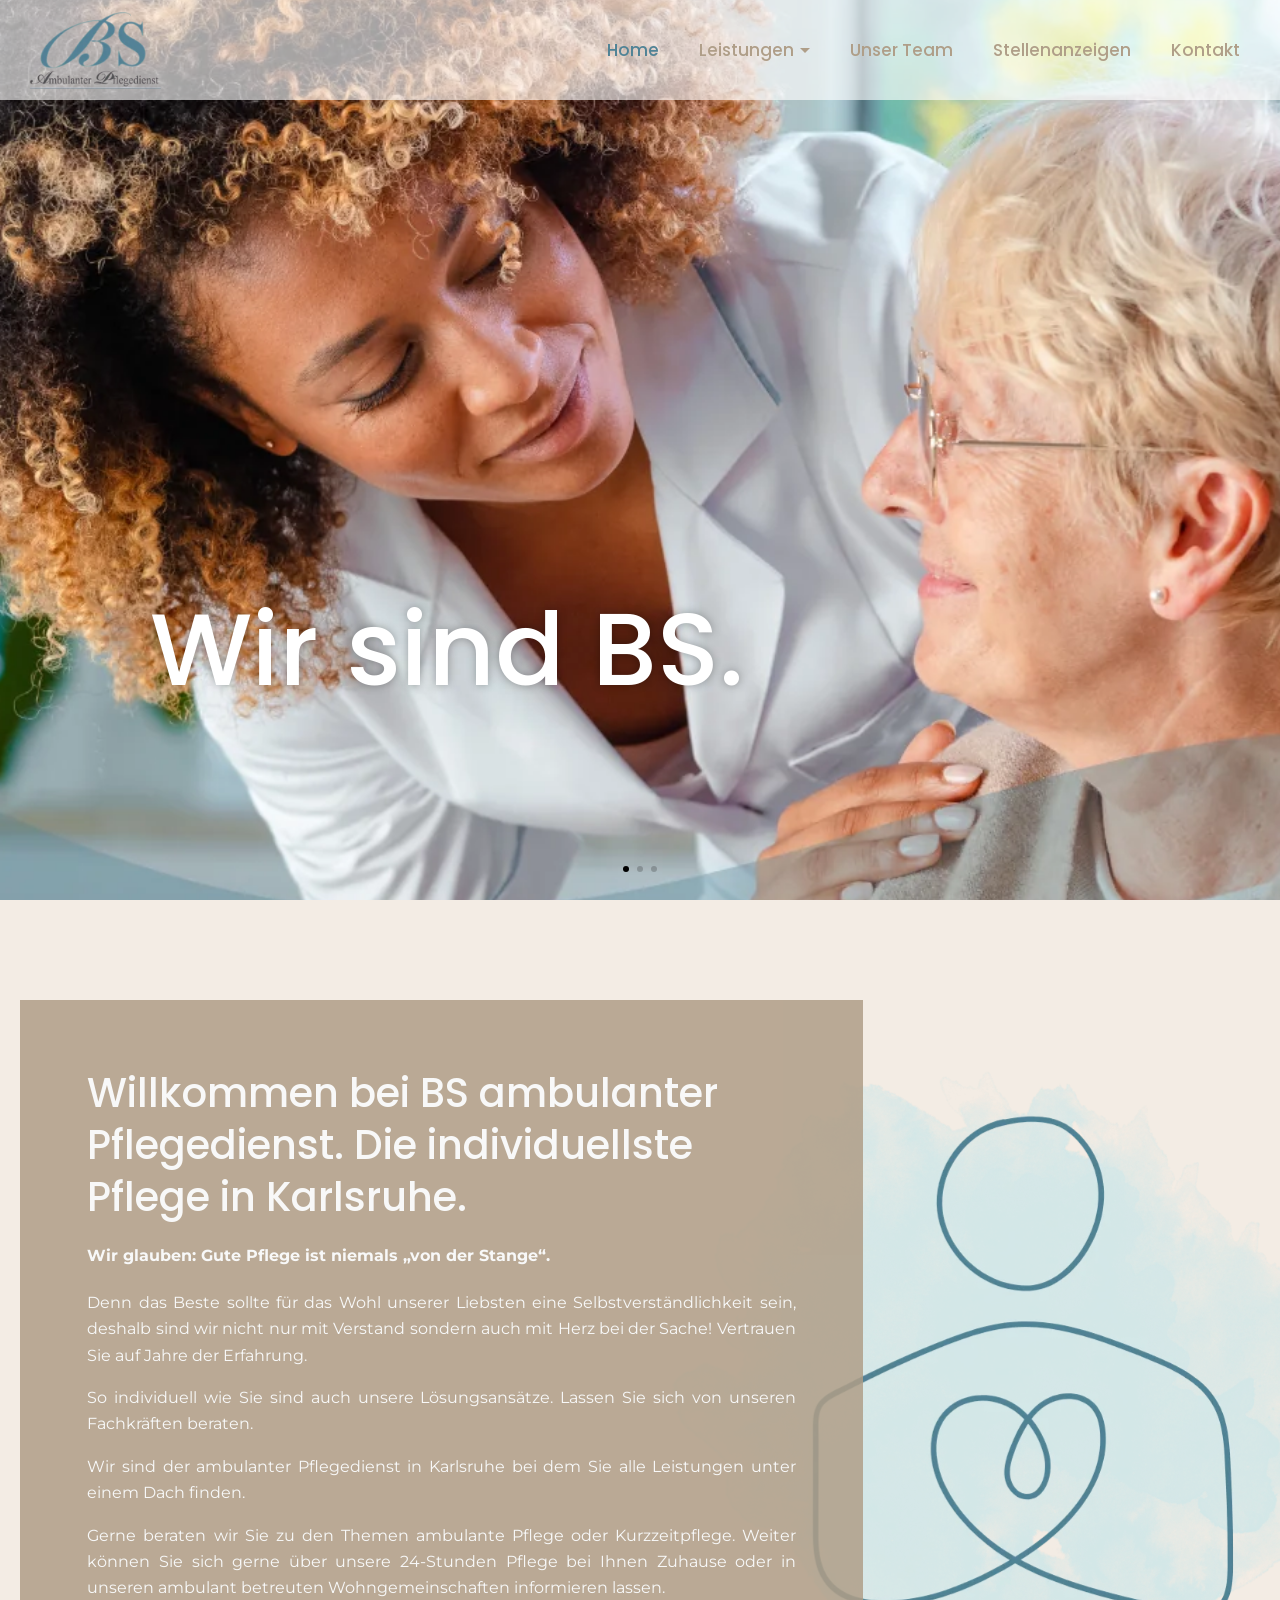
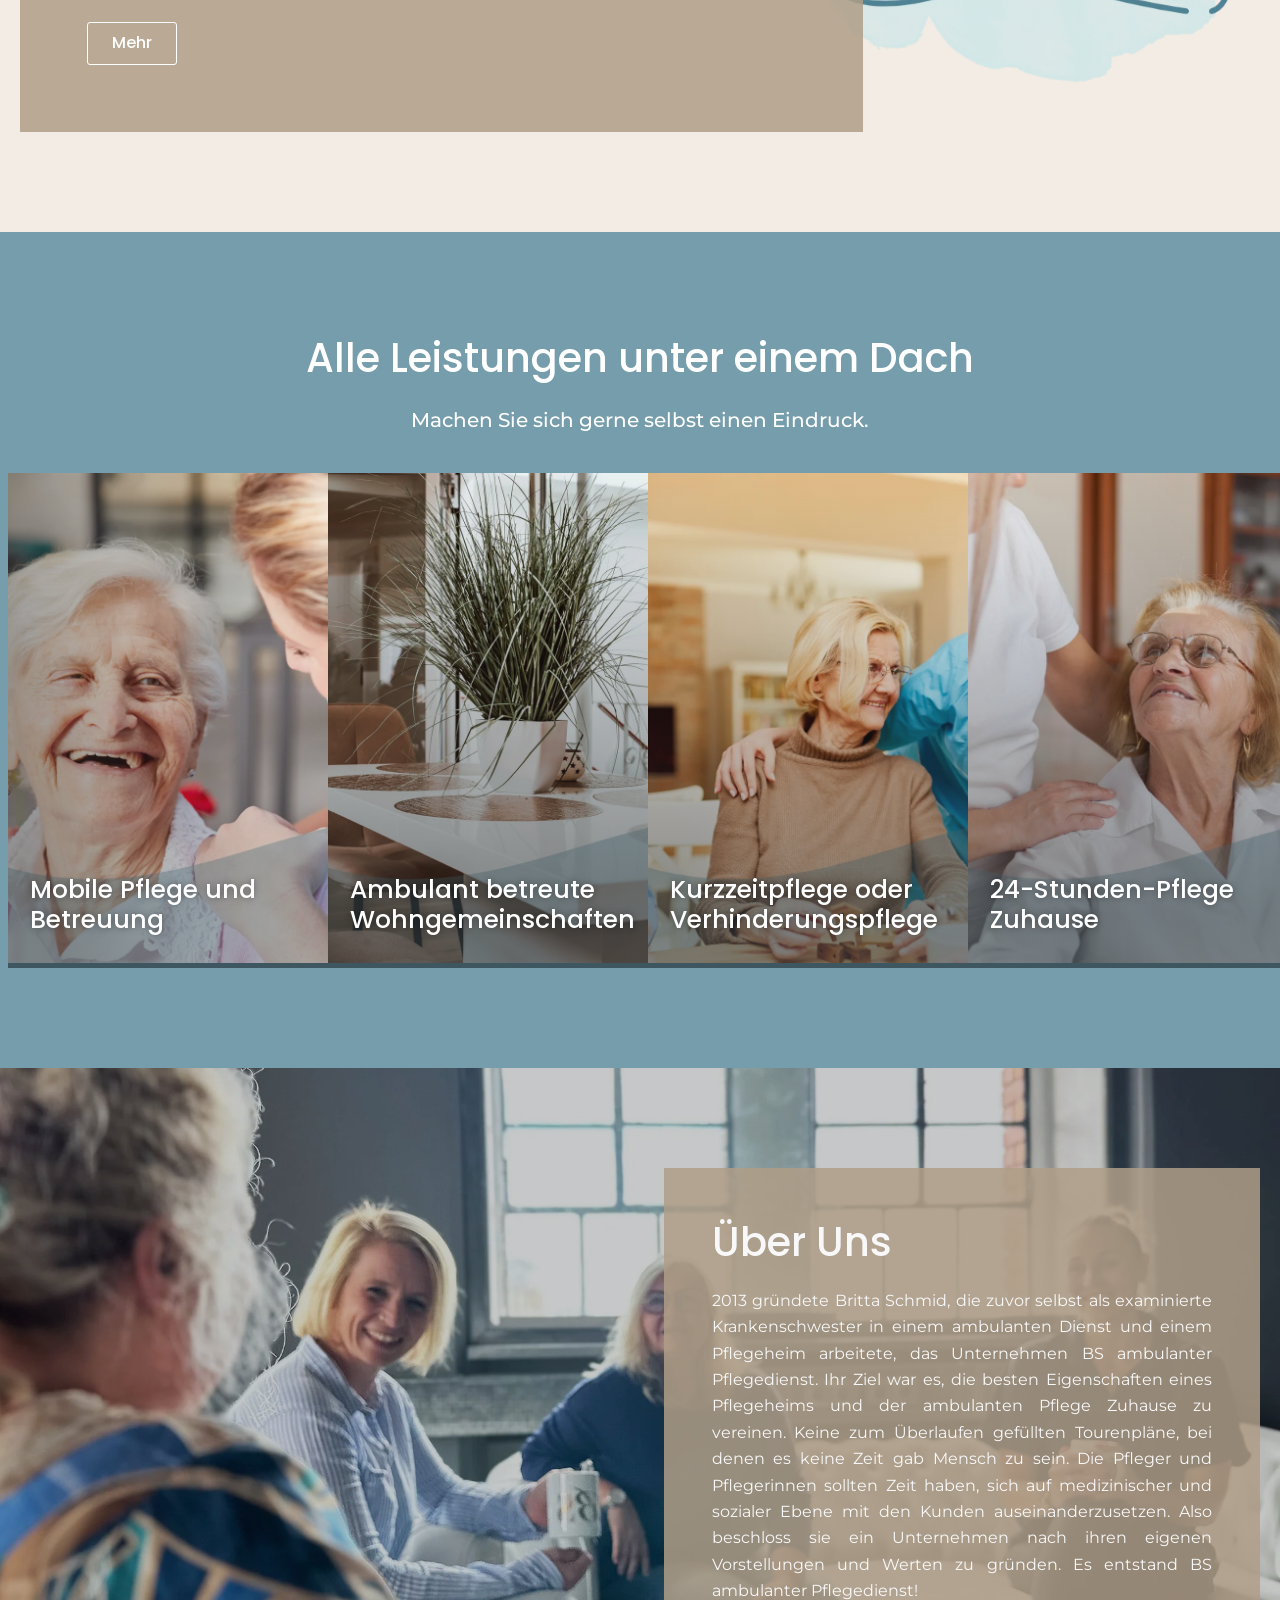
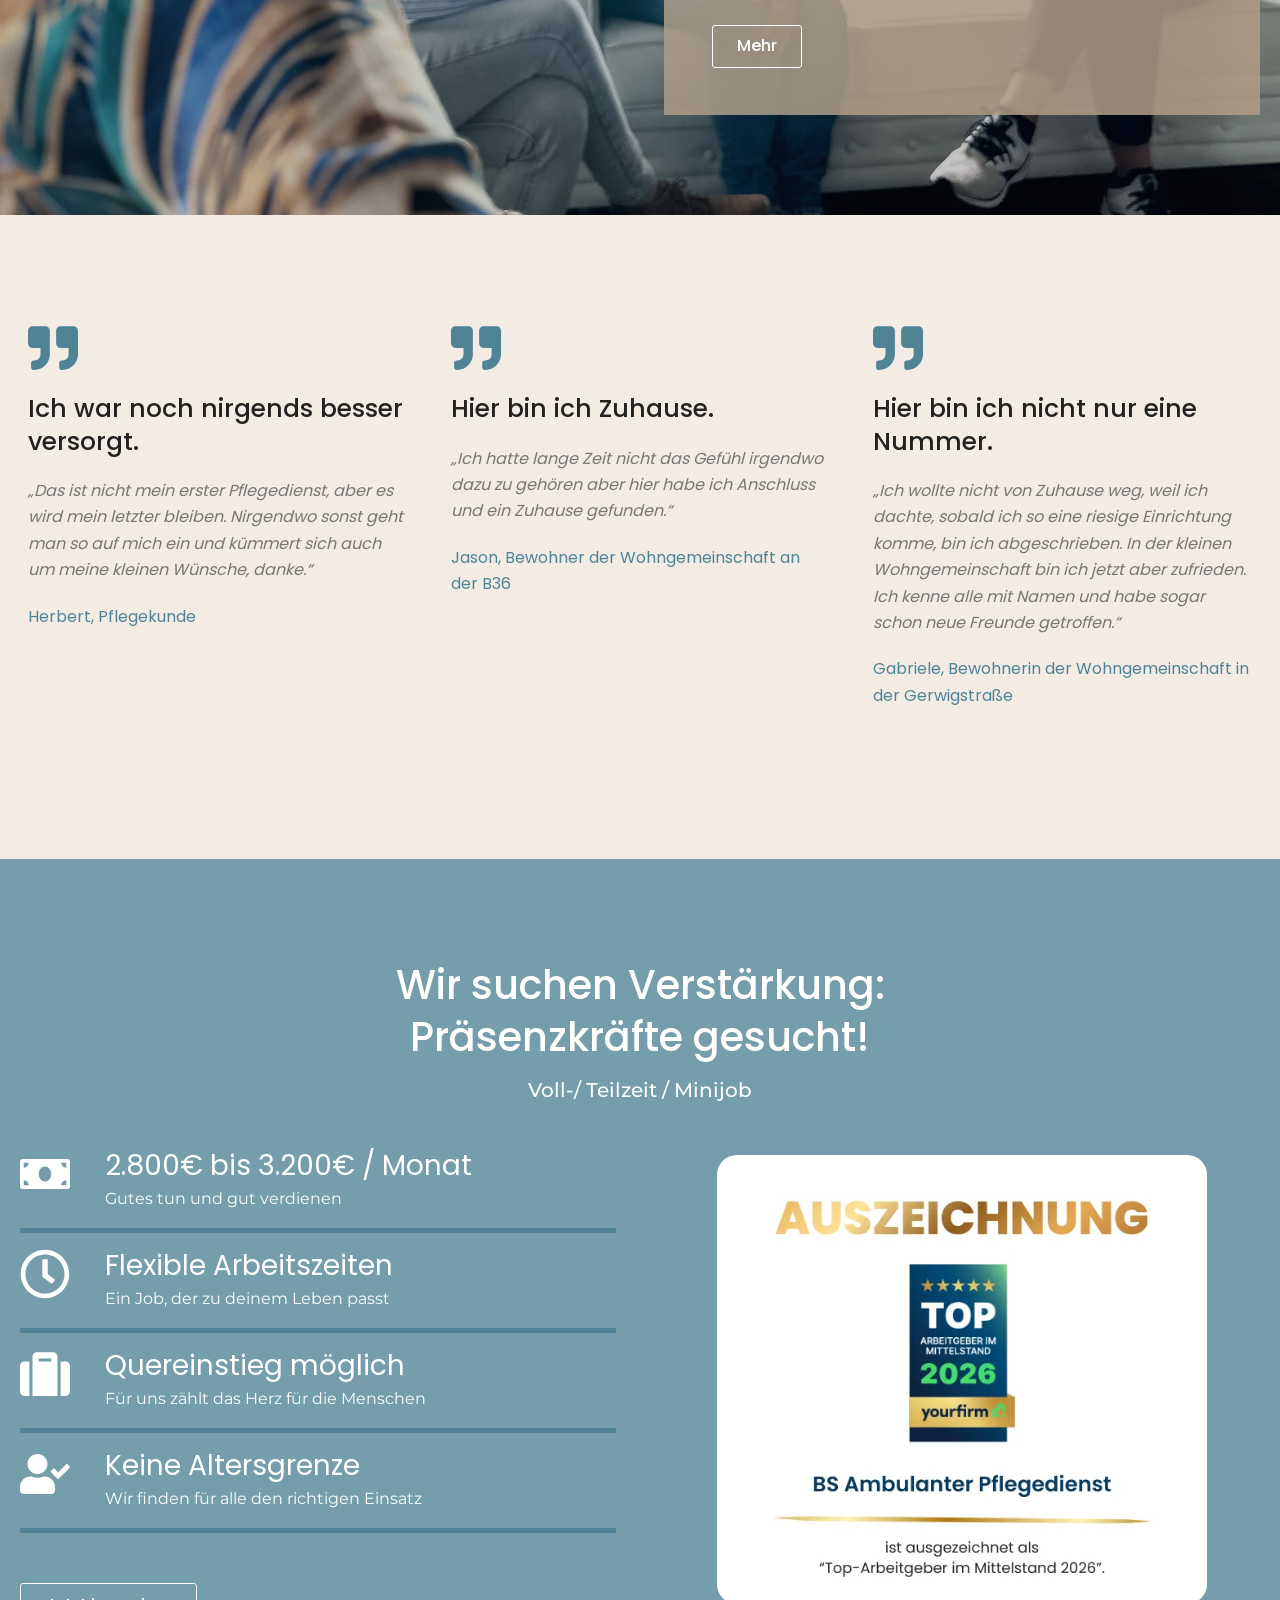
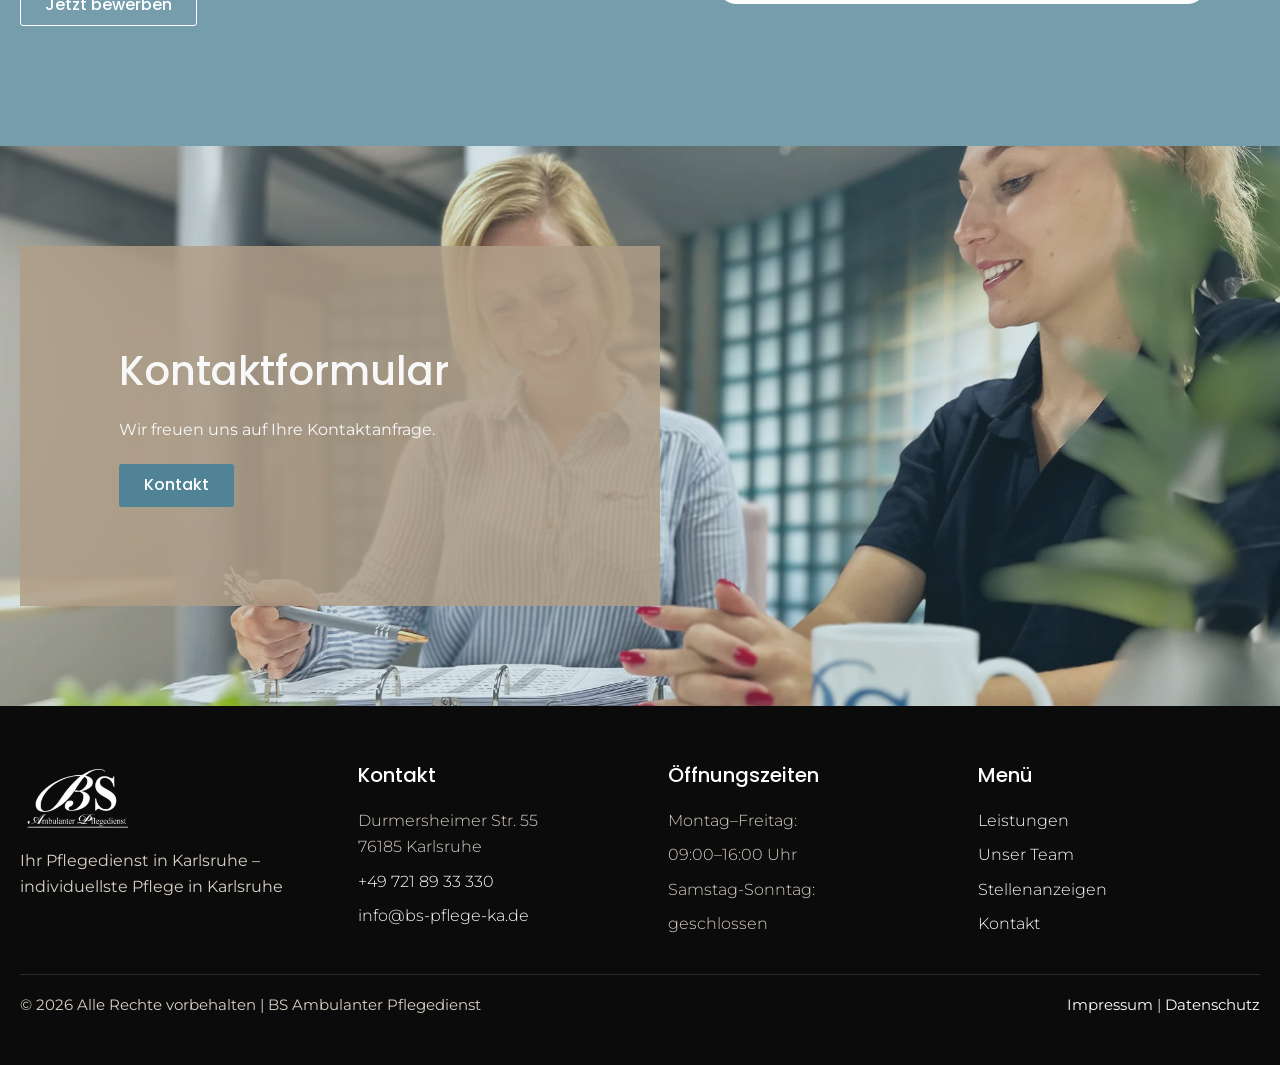
<file: index.html>
<!doctype html>
<html lang="de-DE">
<head>
  <meta charset="utf-8">
  <meta name="viewport" content="width=device-width,initial-scale=1">
  <title>BS Ambulanter Pflegedienst Karlsruhe – Individuelle Pflege mit Herz</title>
  <meta name="description" content="Individuelle Pflege in Karlsruhe: BS bietet ambulante Betreuung, 24h-Pflege und Wohngemeinschaften. Jetzt beraten lassen!">
  <meta name="leadwerk:focus-keyphrase" content="Ambulanter Pflegedienst Karlsruhe">
  <meta property="og:image" content="assets/og-default.webp">
  <link rel="icon" type="image/webp" href="assets/favicon.webp">
  <link rel="apple-touch-icon" href="assets/favicon.webp">
  <link rel="stylesheet" href="css/styles.css">
  <script type="module" src="js/main.js"></script>
</head>
<body class="home">
  <a class="skip-link" href="#content">Zum Inhalt</a>
  <header class="site-header">
    <nav class="wrap nav" aria-label="Hauptnavigation">
      <a class="brand" href="index.html" data-lw-page-ref="bs-pflege-home-v1">
        <img data-lw-global="brand.logo" data-lw-type="image" src="assets/logo.webp" alt="BS Ambulanter Pflegedienst">
        <span class="visually-hidden" data-lw-global="brand.name" data-lw-type="text">BS Ambulanter Pflegedienst</span>
      </a>
      <button class="nav-toggle" type="button" aria-expanded="false" aria-controls="site-menu"><span></span><span class="visually-hidden">Menü</span></button>
      <div class="nav-links" id="site-menu">
        <a href="index.html" data-lw-page-ref="bs-pflege-home-v1" aria-current="page">Home</a>
        <div class="nav-item nav-item--sub">
          <a href="leistungen.html" data-lw-page-ref="bs-pflege-leistungen-v1">Leistungen</a>
          <div class="nav-sub">
            <a href="leistungen.html" data-lw-page-ref="bs-pflege-leistungen-v1">Alle Leistungen</a>
            <a href="mobile-pflege.html" data-lw-page-ref="bs-pflege-mobile-pflege-v1">Mobile Pflege und Betreuung</a>
            <a href="wohngemeinschaften.html" data-lw-page-ref="bs-pflege-wohngemeinschaften-v1">Ambulant betreute Wohngemeinschaft</a>
            <a href="kurzzeitpflege.html" data-lw-page-ref="bs-pflege-kurzzeitpflege-v1">Kurzzeitpflege oder Verhinderungspflege</a>
            <a href="pflege-zuhause.html" data-lw-page-ref="bs-pflege-pflege-zuhause-v1">24h Pflege in der eigenen Häuslichkeit</a>
          </div>
        </div>
        <a href="unser-team.html" data-lw-page-ref="bs-pflege-unser-team-v1">Unser Team</a>
        <a href="stellenanzeigen.html" data-lw-page-ref="bs-pflege-stellenanzeigen-v1">Stellenanzeigen</a>
        <a href="kontakt.html" data-lw-page-ref="bs-pflege-kontakt-v1">Kontakt</a>
      </div>
      <div class="site-language-switcher" data-lw-language-switcher-slot hidden></div>
    </nav>
  </header>
  <main id="content">
    <section class="hero-slider" data-hero-slider data-lw-section="hero" aria-label="Slider">
      <div class="hero-slide is-active">
        <div class="hero-slide-bg" style="background-image:url('assets/cover-hero-care.webp')"></div>
        <div class="hero-copy"><p class="hero-heading" data-lw-field="hero.slide_1" data-lw-type="text">Wir sind BS.</p></div>
      </div>
      <div class="hero-slide">
        <div class="hero-slide-bg" style="background-image:url('assets/cover-hero-community.webp')"></div>
        <div class="hero-copy"><p class="hero-heading" data-lw-field="hero.slide_2" data-lw-type="text">Wir sind Pflege.</p></div>
      </div>
      <div class="hero-slide">
        <div class="hero-slide-bg" style="background-image:url('assets/cover-hero-heart.webp')"></div>
        <div class="hero-copy"><p class="hero-heading" data-lw-field="hero.slide_3" data-lw-type="text">Mit Herz und Sachverstand.</p></div>
      </div>
      <div class="hero-nav">
        <button type="button" data-hero-prev aria-label="Vorherige Folie">‹</button>
        <button type="button" data-hero-next aria-label="Nächste Folie">›</button>
      </div>
      <div class="hero-dots">
        <button type="button" data-hero-dot class="is-active" aria-label="Folie 1"></button>
        <button type="button" data-hero-dot aria-label="Folie 2"></button>
        <button type="button" data-hero-dot aria-label="Folie 3"></button>
      </div>
    </section>

    <section class="section section--welcome" data-lw-section="welcome" data-mouse-fx>
      <div class="welcome-fx" aria-hidden="true"></div>
      <div class="wrap welcome-grid">
        <div class="panel panel--taupe anim" data-anim="fadeInLeft">
          <h1 data-lw-field="welcome.title" data-lw-type="richtext">Willkommen bei BS ambulanter Pflegedienst. Die individuellste Pflege in Karlsruhe.</h1>
          <p class="welcome-quote" data-lw-field="welcome.quote_title" data-lw-type="text">Wir glauben: Gute Pflege ist niemals „von der Stange“.</p>
          <div class="welcome-copy" data-lw-field="welcome.copy" data-lw-type="richtext"><p>Denn das Beste sollte für das Wohl unserer Liebsten eine Selbstverständlichkeit sein, deshalb sind wir nicht nur mit Verstand sondern auch mit Herz bei der Sache! Vertrauen Sie auf Jahre der Erfahrung.</p>
            <p>So individuell wie Sie sind auch unsere Lösungsansätze. Lassen Sie sich von unseren Fachkräften beraten.</p>
            <p>Wir sind der ambulanter Pflegedienst in Karlsruhe bei dem Sie alle Leistungen unter einem Dach finden.</p>
            <p>Gerne beraten wir Sie zu den Themen ambulante Pflege oder Kurzzeitpflege. Weiter können Sie sich gerne über unsere 24-Stunden Pflege bei Ihnen Zuhause oder in unseren ambulant betreuten Wohngemeinschaften informieren lassen.</p></div>
          <a class="button button--ghost" href="./leistungen.html" data-lw-page-ref="bs-pflege-leistungen-v1" data-lw-field="welcome.cta" data-lw-type="page_reference">Mehr</a>
        </div>
        <div class="deco-hearts anim" data-anim="fadeInRight" role="presentation"></div>
      </div>
    </section>

    <section class="section section--brand" data-lw-section="services">
      <div class="wrap service-head">
        <h2 class="anim" data-anim="fadeIn" data-anim-delay="200" data-lw-field="services.title" data-lw-type="richtext">Alle Leistungen unter einem Dach</h2>
        <p class="anim" data-anim="fadeIn" data-anim-delay="200" data-lw-field="services.intro" data-lw-type="textarea">Machen Sie sich gerne selbst einen Eindruck.</p>
      </div>
      <div class="service-tiles" data-scroll-shift data-lw-repeater="services.items">
        <a class="service-tile" data-lw-item-key="mobile" href="mobile-pflege.html" data-lw-page-ref="bs-pflege-mobile-pflege-v1" style="background-image:url('assets/cover-service-mobile.webp')">
          <h3 data-lw-field="services.label" data-lw-type="text">Mobile Pflege und Betreuung</h3>
        </a>
        <a class="service-tile" data-lw-item-key="wg" href="wohngemeinschaften.html" data-lw-page-ref="bs-pflege-wohngemeinschaften-v1" style="background-image:url('assets/cover-service-wg.webp')">
          <h3 data-lw-field="services.label" data-lw-type="text">Ambulant betreute Wohngemeinschaften</h3>
        </a>
        <a class="service-tile" data-lw-item-key="respite" href="kurzzeitpflege.html" data-lw-page-ref="bs-pflege-kurzzeitpflege-v1" style="background-image:url('assets/cover-service-respite.webp')">
          <h3 data-lw-field="services.label" data-lw-type="text">Kurzzeitpflege oder Verhinderungspflege</h3>
        </a>
        <a class="service-tile" data-lw-item-key="home24" href="pflege-zuhause.html" data-lw-page-ref="bs-pflege-pflege-zuhause-v1" style="background-image:url('assets/cover-service-24h.webp')">
          <h3 data-lw-field="services.label" data-lw-type="text">24-Stunden-Pflege Zuhause</h3>
        </a>
      </div>
    </section>

    <section class="section section--about" data-lw-section="about">
      <img class="about-bg" data-lw-field="about.image" data-lw-type="image" src="./assets/editorial/cover-home-about-e73250521c.webp" alt="Pflegekraft begleitet eine ältere Dame im Alltag">
      <div class="wrap about-grid">
        <div class="about-spacer" aria-hidden="true"></div>
        <div class="panel panel--taupe anim" data-anim="fadeInRight">
          <h2 data-lw-field="about.title" data-lw-type="richtext">Über Uns</h2>
          <p data-lw-field="about.copy" data-lw-type="textarea">2013 gründete Britta Schmid, die zuvor selbst als examinierte Krankenschwester in einem ambulanten Dienst und einem Pflegeheim arbeitete, das Unternehmen BS ambulanter Pflegedienst. Ihr Ziel war es, die besten Eigenschaften eines Pflegeheims und der ambulanten Pflege Zuhause zu vereinen. Keine zum Überlaufen gefüllten Tourenpläne, bei denen es keine Zeit gab Mensch zu sein. Die Pfleger und Pflegerinnen sollten Zeit haben, sich auf medizinischer und sozialer Ebene mit den Kunden auseinanderzusetzen. Also beschloss sie ein Unternehmen nach ihren eigenen Vorstellungen und Werten zu gründen. Es entstand BS ambulanter Pflegedienst!</p>
          <a class="button button--ghost" href="./unser-team.html" data-lw-page-ref="bs-pflege-unser-team-v1" data-lw-field="about.cta" data-lw-type="page_reference">Mehr</a>
        </div>
      </div>
    </section>

    <section class="section section--quotes" data-lw-section="testimonials">
      <div class="wrap quote-grid" data-lw-repeater="testimonials.items">
        <article class="quote anim" data-anim="zoomIn" data-anim-slow data-lw-item-key="herbert">
          <span class="quote-icon" aria-hidden="true"><svg viewBox="0 0 512 512" xmlns="http://www.w3.org/2000/svg"><path d="M464 32H336c-26.5 0-48 21.5-48 48v128c0 26.5 21.5 48 48 48h80v64c0 35.3-28.7 64-64 64h-8c-13.3 0-24 10.7-24 24v48c0 13.3 10.7 24 24 24h8c88.4 0 160-71.6 160-160V80c0-26.5-21.5-48-48-48zm-288 0H48C21.5 32 0 53.5 0 80v128c0 26.5 21.5 48 48 48h80v64c0 35.3-28.7 64-64 64h-8c-13.3 0-24 10.7-24 24v48c0 13.3 10.7 24 24 24h8c88.4 0 160-71.6 160-160V80c0-26.5-21.5-48-48-48z"></path></svg></span>
          <h3 data-lw-field="testimonials.title" data-lw-type="text">Ich war noch nirgends besser versorgt.</h3>
          <p data-lw-field="testimonials.quote" data-lw-type="textarea">„Das ist nicht mein erster Pflegedienst, aber es wird mein letzter bleiben. Nirgendwo sonst geht man so auf mich ein und kümmert sich auch um meine kleinen Wünsche, danke.“</p>
          <footer data-lw-field="testimonials.author" data-lw-type="text">Herbert, Pflegekunde</footer>
        </article>
        <article class="quote anim" data-anim="zoomIn" data-anim-slow data-anim-delay="200" data-lw-item-key="jason">
          <span class="quote-icon" aria-hidden="true"><svg viewBox="0 0 512 512" xmlns="http://www.w3.org/2000/svg"><path d="M464 32H336c-26.5 0-48 21.5-48 48v128c0 26.5 21.5 48 48 48h80v64c0 35.3-28.7 64-64 64h-8c-13.3 0-24 10.7-24 24v48c0 13.3 10.7 24 24 24h8c88.4 0 160-71.6 160-160V80c0-26.5-21.5-48-48-48zm-288 0H48C21.5 32 0 53.5 0 80v128c0 26.5 21.5 48 48 48h80v64c0 35.3-28.7 64-64 64h-8c-13.3 0-24 10.7-24 24v48c0 13.3 10.7 24 24 24h8c88.4 0 160-71.6 160-160V80c0-26.5-21.5-48-48-48z"></path></svg></span>
          <h3 data-lw-field="testimonials.title" data-lw-type="text">Hier bin ich Zuhause.</h3>
          <p data-lw-field="testimonials.quote" data-lw-type="textarea">„Ich hatte lange Zeit nicht das Gefühl irgendwo dazu zu gehören aber hier habe ich Anschluss und ein Zuhause gefunden.“</p>
          <footer data-lw-field="testimonials.author" data-lw-type="text">Jason, Bewohner der Wohngemeinschaft an der B36</footer>
        </article>
        <article class="quote anim" data-anim="zoomIn" data-anim-slow data-anim-delay="400" data-lw-item-key="gabriele">
          <span class="quote-icon" aria-hidden="true"><svg viewBox="0 0 512 512" xmlns="http://www.w3.org/2000/svg"><path d="M464 32H336c-26.5 0-48 21.5-48 48v128c0 26.5 21.5 48 48 48h80v64c0 35.3-28.7 64-64 64h-8c-13.3 0-24 10.7-24 24v48c0 13.3 10.7 24 24 24h8c88.4 0 160-71.6 160-160V80c0-26.5-21.5-48-48-48zm-288 0H48C21.5 32 0 53.5 0 80v128c0 26.5 21.5 48 48 48h80v64c0 35.3-28.7 64-64 64h-8c-13.3 0-24 10.7-24 24v48c0 13.3 10.7 24 24 24h8c88.4 0 160-71.6 160-160V80c0-26.5-21.5-48-48-48z"></path></svg></span>
          <h3 data-lw-field="testimonials.title" data-lw-type="text">Hier bin ich nicht nur eine Nummer.</h3>
          <p data-lw-field="testimonials.quote" data-lw-type="textarea">„Ich wollte nicht von Zuhause weg, weil ich dachte, sobald ich so eine riesige Einrichtung komme, bin ich abgeschrieben. In der kleinen Wohngemeinschaft bin ich jetzt aber zufrieden. Ich kenne alle mit Namen und habe sogar schon neue Freunde getroffen.“</p>
          <footer data-lw-field="testimonials.author" data-lw-type="text">Gabriele, Bewohnerin der Wohngemeinschaft in der Gerwigstraße</footer>
        </article>
      </div>
    </section>

    <section class="section section--photo section--jobs" data-lw-section="jobs">
      <div class="wrap" style="position:relative">
        <h2 class="anim" data-anim="fadeIn" data-lw-field="jobs.title" data-lw-type="richtext">Wir suchen Verstärkung:<br>Präsenzkräfte gesucht!</h2>
        <p class="anim" data-anim="fadeIn" data-lw-field="jobs.intro" data-lw-type="text">Voll-/ Teilzeit / Minijob</p>
        <div class="jobs-layout">
          <div class="jobs-values">
            <div class="job-grid" data-lw-repeater="jobs.benefits">
              <article class="job-card anim" data-anim="slideInLeft" data-anim-slow data-lw-item-key="pay">
                <span class="job-icon" aria-hidden="true"><svg viewBox="0 0 640 512" xmlns="http://www.w3.org/2000/svg"><path d="M608 64H32C14.33 64 0 78.33 0 96v320c0 17.67 14.33 32 32 32h576c17.67 0 32-14.33 32-32V96c0-17.67-14.33-32-32-32zM48 400v-64c35.35 0 64 28.65 64 64H48zm0-224v-64h64c0 35.35-28.65 64-64 64zm272 176c-44.19 0-80-42.99-80-96 0-53.02 35.82-96 80-96s80 42.98 80 96c0 53.03-35.83 96-80 96zm272 48h-64c0-35.35 28.65-64 64-64v64zm0-224c-35.35 0-64-28.65-64-64h64v64z"></path></svg></span>
                <div class="job-card-body"><strong data-lw-field="jobs.value" data-lw-type="text">2.800€ bis 3.200€ / Monat</strong><p data-lw-field="jobs.copy" data-lw-type="textarea">Gutes tun und gut verdienen</p></div>
              </article>
              <article class="job-card anim" data-anim="slideInLeft" data-anim-slow data-anim-delay="200" data-lw-item-key="time">
                <span class="job-icon" aria-hidden="true"><svg viewBox="0 0 512 512" xmlns="http://www.w3.org/2000/svg"><path d="M256 8C119 8 8 119 8 256s111 248 248 248 248-111 248-248S393 8 256 8zm0 448c-110.5 0-200-89.5-200-200S145.5 56 256 56s200 89.5 200 200-89.5 200-200 200zm61.8-104.4l-84.9-61.7c-3.1-2.3-4.9-5.9-4.9-9.7V116c0-6.6 5.4-12 12-12h32c6.6 0 12 5.4 12 12v141.7l66.8 48.6c5.4 3.9 6.5 11.4 2.6 16.8L334.6 349c-3.9 5.3-11.4 6.5-16.8 2.6z"></path></svg></span>
                <div class="job-card-body"><strong data-lw-field="jobs.value" data-lw-type="text">Flexible Arbeitszeiten</strong><p data-lw-field="jobs.copy" data-lw-type="textarea">Ein Job, der zu deinem Leben passt</p></div>
              </article>
              <article class="job-card anim" data-anim="slideInLeft" data-anim-slow data-anim-delay="400" data-lw-item-key="entry">
                <span class="job-icon" aria-hidden="true"><svg viewBox="0 0 512 512" xmlns="http://www.w3.org/2000/svg"><path d="M128 480h256V80c0-26.5-21.5-48-48-48H176c-26.5 0-48 21.5-48 48v400zm64-384h128v32H192V96zm320 80v256c0 26.5-21.5 48-48 48h-48V128h48c26.5 0 48 21.5 48 48zM96 480H48c-26.5 0-48-21.5-48-48V176c0-26.5 21.5-48 48-48h48v352z"></path></svg></span>
                <div class="job-card-body"><strong data-lw-field="jobs.value" data-lw-type="text">Quereinstieg möglich</strong><p data-lw-field="jobs.copy" data-lw-type="textarea">Für uns zählt das Herz für die Menschen</p></div>
              </article>
              <article class="job-card anim" data-anim="slideInLeft" data-anim-slow data-anim-delay="600" data-lw-item-key="age">
                <span class="job-icon" aria-hidden="true"><svg viewBox="0 0 640 512" xmlns="http://www.w3.org/2000/svg"><path d="M224 256c70.7 0 128-57.3 128-128S294.7 0 224 0 96 57.3 96 128s57.3 128 128 128zm89.6 32h-16.7c-22.2 10.2-46.9 16-72.9 16s-50.6-5.8-72.9-16h-16.7C60.2 288 0 348.2 0 422.4V464c0 26.5 21.5 48 48 48h352c26.5 0 48-21.5 48-48v-41.6c0-74.2-60.2-134.4-134.4-134.4zm323-128.4l-27.8-28.1c-4.6-4.7-12.1-4.7-16.8-.1l-104.8 104-45.5-45.8c-4.6-4.7-12.1-4.7-16.8-.1l-28.1 27.9c-4.7 4.6-4.7 12.1-.1 16.8l81.7 82.3c4.6 4.7 12.1 4.7 16.8.1l141.3-140.2c4.6-4.7 4.7-12.2.1-16.8z"></path></svg></span>
                <div class="job-card-body"><strong data-lw-field="jobs.value" data-lw-type="text">Keine Altersgrenze</strong><p data-lw-field="jobs.copy" data-lw-type="textarea">Wir finden für alle den richtigen Einsatz</p></div>
              </article>
            </div>
            <p class="jobs-cta"><a class="button button--ghost anim" data-anim="slideInLeft" data-anim-slow href="https://www.yourfirm.de/suche/all/?fulltext=bs+ambulanter+pflegedienst&amp;jobId=YF26603583" rel="noopener noreferrer" data-lw-field="jobs.cta" data-lw-type="url">Jetzt bewerben</a></p>
          </div>
          <div class="jobs-award anim" data-anim="slideInRight" data-anim-delay="100">
            <img data-lw-field="jobs.award" data-lw-type="image" src="./assets/editorial/cover-award-3f09076c33.webp" alt="Auszeichnung Top Arbeitgeber im Mittelstand 2026">
          </div>
        </div>
      </div>
    </section>
    <section class="section section--photo section--home-contact" style="background-image:url('assets/cover-home-contact.webp')" data-lw-section="cta">
      <div class="wrap" style="position:relative">
        <div class="panel panel--taupe anim" data-anim="fadeInRight">
          <h2 data-lw-field="cta.title" data-lw-type="richtext">Kontaktformular</h2>
          <p data-lw-field="cta.copy" data-lw-type="textarea">Wir freuen uns auf Ihre Kontaktanfrage.</p>
          <a class="button" href="./kontakt.html" data-lw-page-ref="bs-pflege-kontakt-v1" data-lw-field="cta.button" data-lw-type="page_reference">Kontakt</a>
        </div>
      </div>
    </section>
  </main>
  <footer class="site-footer">
    <div class="wrap footer-grid">
      <div class="footer-brand">
        <img data-lw-global="brand.logo_white" data-lw-type="image" src="assets/logo-white.webp" alt="BS Ambulanter Pflegedienst">
        <p data-lw-global="footer.tagline" data-lw-type="text">Ihr Pflegedienst in Karlsruhe – individuellste Pflege in Karlsruhe</p>
      </div>
      <div>
        <h2 data-lw-global="footer.contact_title" data-lw-type="text">Kontakt</h2>
        <ul>
          <li data-lw-global="contact.address" data-lw-type="textarea">Durmersheimer Str. 55<br>76185 Karlsruhe</li>
          <li><a data-lw-global="contact.phone" data-lw-type="text" href="tel:+497218933330">+49 721 89 33 330</a></li>
          <li><a data-lw-global="contact.email" data-lw-type="email" href="mailto:info@bs-pflege-ka.de">info@bs-pflege-ka.de</a></li>
        </ul>
      </div>
      <div>
        <h2 data-lw-global="footer.hours_title" data-lw-type="text">Öffnungszeiten</h2>
        <ul>
          <li data-lw-global="footer.hours_weekdays" data-lw-type="text">Montag–Freitag:</li>
          <li data-lw-global="footer.hours_weekdays_time" data-lw-type="text">09:00–16:00 Uhr</li>
          <li data-lw-global="footer.hours_weekend" data-lw-type="text">Samstag-Sonntag:</li>
          <li data-lw-global="footer.hours_weekend_time" data-lw-type="text">geschlossen</li>
        </ul>
      </div>
      <nav aria-label="Menü">
        <h2>Menü</h2>
        <ul>
          <li><a href="leistungen.html" data-lw-page-ref="bs-pflege-leistungen-v1">Leistungen</a></li>
          <li><a href="unser-team.html" data-lw-page-ref="bs-pflege-unser-team-v1">Unser Team</a></li>
          <li><a href="stellenanzeigen.html" data-lw-page-ref="bs-pflege-stellenanzeigen-v1">Stellenanzeigen</a></li>
          <li><a href="kontakt.html" data-lw-page-ref="bs-pflege-kontakt-v1">Kontakt</a></li>
        </ul>
      </nav>
    </div>
    <div class="wrap footer-bottom">
      <p data-lw-global="footer.copyright" data-lw-type="text">© 2026 Alle Rechte vorbehalten | BS Ambulanter Pflegedienst</p>
      <p><a href="impressum.html" data-lw-page-ref="bs-pflege-impressum-v1">Impressum</a> | <a href="datenschutz.html" data-lw-page-ref="bs-pflege-datenschutz-v1">Datenschutz</a></p>
    </div>
  </footer>
</body>
</html>
</file>
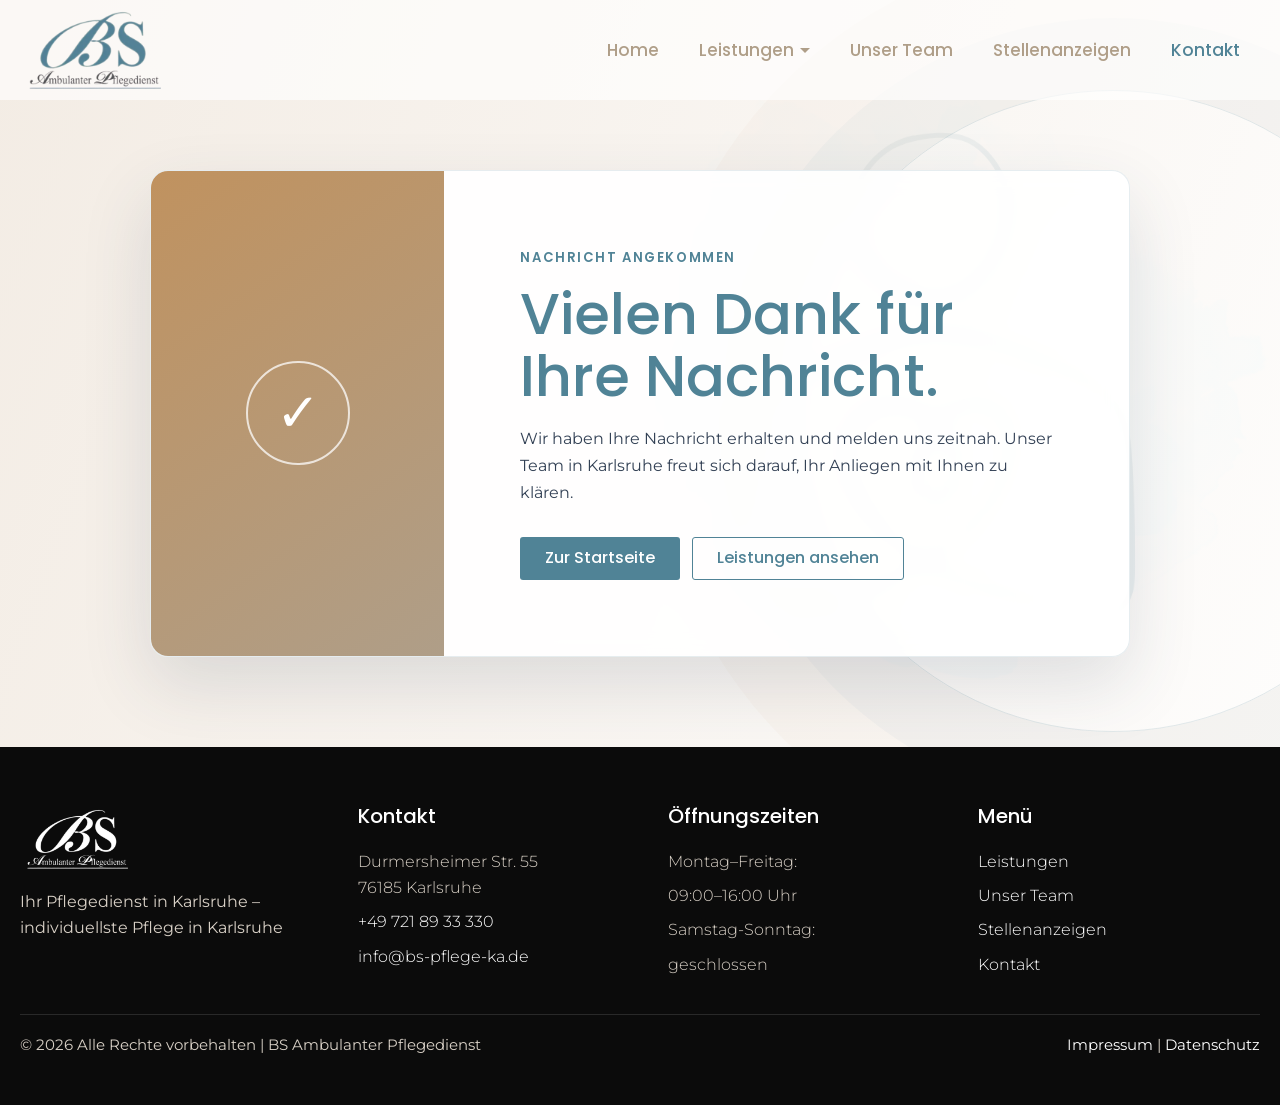
<file: danke.html>
<!doctype html>
<html lang="de-DE">
<head>
  <meta charset="utf-8">
  <meta name="viewport" content="width=device-width,initial-scale=1">
  <title>Vielen Dank – BS Ambulanter Pflegedienst</title>
  <meta name="description" content="Vielen Dank. Ihre Nachricht ist beim BS ambulanten Pflegedienst angekommen.">
  <meta name="leadwerk:focus-keyphrase" content="BS Pflegedienst Kontakt">
  <meta name="robots" content="noindex,follow">
  <meta property="og:image" content="assets/og-default.webp">
  <link rel="icon" type="image/webp" href="assets/favicon.webp">
  <link rel="apple-touch-icon" href="assets/favicon.webp">
  <link rel="stylesheet" href="css/styles.css">
  <script type="module" src="js/main.js"></script>
</head>
<body class="utility-page utility-page--thanks">
  <a class="skip-link" href="#content">Zum Inhalt</a>
  <header class="site-header">
    <nav class="wrap nav" aria-label="Hauptnavigation">
      <a class="brand" href="index.html" data-lw-page-ref="bs-pflege-home-v1">
        <img data-lw-global="brand.logo" data-lw-type="image" src="assets/logo.webp" alt="BS Ambulanter Pflegedienst">
        <span class="visually-hidden" data-lw-global="brand.name" data-lw-type="text">BS Ambulanter Pflegedienst</span>
      </a>
      <button class="nav-toggle" type="button" aria-expanded="false" aria-controls="site-menu"><span></span><span class="visually-hidden">Menü</span></button>
      <div class="nav-links" id="site-menu">
        <a href="index.html" data-lw-page-ref="bs-pflege-home-v1">Home</a>
        <div class="nav-item nav-item--sub">
          <a href="leistungen.html" data-lw-page-ref="bs-pflege-leistungen-v1">Leistungen</a>
          <div class="nav-sub">
            <a href="leistungen.html" data-lw-page-ref="bs-pflege-leistungen-v1">Alle Leistungen</a>
            <a href="mobile-pflege.html" data-lw-page-ref="bs-pflege-mobile-pflege-v1">Mobile Pflege und Betreuung</a>
            <a href="wohngemeinschaften.html" data-lw-page-ref="bs-pflege-wohngemeinschaften-v1">Ambulant betreute Wohngemeinschaft</a>
            <a href="kurzzeitpflege.html" data-lw-page-ref="bs-pflege-kurzzeitpflege-v1">Kurzzeitpflege oder Verhinderungspflege</a>
            <a href="pflege-zuhause.html" data-lw-page-ref="bs-pflege-pflege-zuhause-v1">24h Pflege in der eigenen Häuslichkeit</a>
          </div>
        </div>
        <a href="unser-team.html" data-lw-page-ref="bs-pflege-unser-team-v1">Unser Team</a>
        <a href="stellenanzeigen.html" data-lw-page-ref="bs-pflege-stellenanzeigen-v1">Stellenanzeigen</a>
        <a href="kontakt.html" data-lw-page-ref="bs-pflege-kontakt-v1" aria-current="page">Kontakt</a>
      </div>
      <div class="site-language-switcher" data-lw-language-switcher-slot hidden></div>
    </nav>
  </header>
  <main id="content" class="utility-main">
    <section class="utility-stage" data-lw-section="thanks">
      <div class="wrap utility-card">
        <div class="utility-mark utility-mark--success" aria-hidden="true"><span>✓</span></div>
        <div class="utility-copy">
          <p class="eyebrow" data-lw-field="thanks.eyebrow" data-lw-type="text">Nachricht angekommen</p>
          <h1 data-lw-field="thanks.title" data-lw-type="richtext">Vielen Dank für Ihre Nachricht.</h1>
          <p class="lead" data-lw-field="thanks.copy" data-lw-type="textarea">Wir haben Ihre Nachricht erhalten und melden uns zeitnah. Unser Team in Karlsruhe freut sich darauf, Ihr Anliegen mit Ihnen zu klären.</p>
          <div class="actions">
            <a class="button" href="index.html" data-lw-page-ref="bs-pflege-home-v1"><span data-lw-field="thanks.home_label" data-lw-type="text">Zur Startseite</span></a>
            <a class="button button--ghost-dark" href="leistungen.html" data-lw-page-ref="bs-pflege-leistungen-v1"><span data-lw-field="thanks.services_label" data-lw-type="text">Leistungen ansehen</span></a>
          </div>
        </div>
      </div>
    </section>
  </main>
  <footer class="site-footer">
    <div class="wrap footer-grid">
      <div class="footer-brand">
        <img data-lw-global="brand.logo_white" data-lw-type="image" src="assets/logo-white.webp" alt="BS Ambulanter Pflegedienst">
        <p data-lw-global="footer.tagline" data-lw-type="text">Ihr Pflegedienst in Karlsruhe – individuellste Pflege in Karlsruhe</p>
      </div>
      <div>
        <h2 data-lw-global="footer.contact_title" data-lw-type="text">Kontakt</h2>
        <ul>
          <li data-lw-global="contact.address" data-lw-type="textarea">Durmersheimer Str. 55<br>76185 Karlsruhe</li>
          <li><a data-lw-global="contact.phone" data-lw-type="text" href="tel:+497218933330">+49 721 89 33 330</a></li>
          <li><a data-lw-global="contact.email" data-lw-type="email" href="mailto:info@bs-pflege-ka.de">info@bs-pflege-ka.de</a></li>
        </ul>
      </div>
      <div>
        <h2 data-lw-global="footer.hours_title" data-lw-type="text">Öffnungszeiten</h2>
        <ul>
          <li data-lw-global="footer.hours_weekdays" data-lw-type="text">Montag–Freitag:</li>
          <li data-lw-global="footer.hours_weekdays_time" data-lw-type="text">09:00–16:00 Uhr</li>
          <li data-lw-global="footer.hours_weekend" data-lw-type="text">Samstag-Sonntag:</li>
          <li data-lw-global="footer.hours_weekend_time" data-lw-type="text">geschlossen</li>
        </ul>
      </div>
      <nav aria-label="Menü">
        <h2>Menü</h2>
        <ul>
          <li><a href="leistungen.html" data-lw-page-ref="bs-pflege-leistungen-v1">Leistungen</a></li>
          <li><a href="unser-team.html" data-lw-page-ref="bs-pflege-unser-team-v1">Unser Team</a></li>
          <li><a href="stellenanzeigen.html" data-lw-page-ref="bs-pflege-stellenanzeigen-v1">Stellenanzeigen</a></li>
          <li><a href="kontakt.html" data-lw-page-ref="bs-pflege-kontakt-v1">Kontakt</a></li>
        </ul>
      </nav>
    </div>
    <div class="wrap footer-bottom">
      <p data-lw-global="footer.copyright" data-lw-type="text">© 2026 Alle Rechte vorbehalten | BS Ambulanter Pflegedienst</p>
      <p><a href="impressum.html" data-lw-page-ref="bs-pflege-impressum-v1">Impressum</a> | <a href="datenschutz.html" data-lw-page-ref="bs-pflege-datenschutz-v1">Datenschutz</a></p>
    </div>
  </footer>
</body>
</html>
</file>
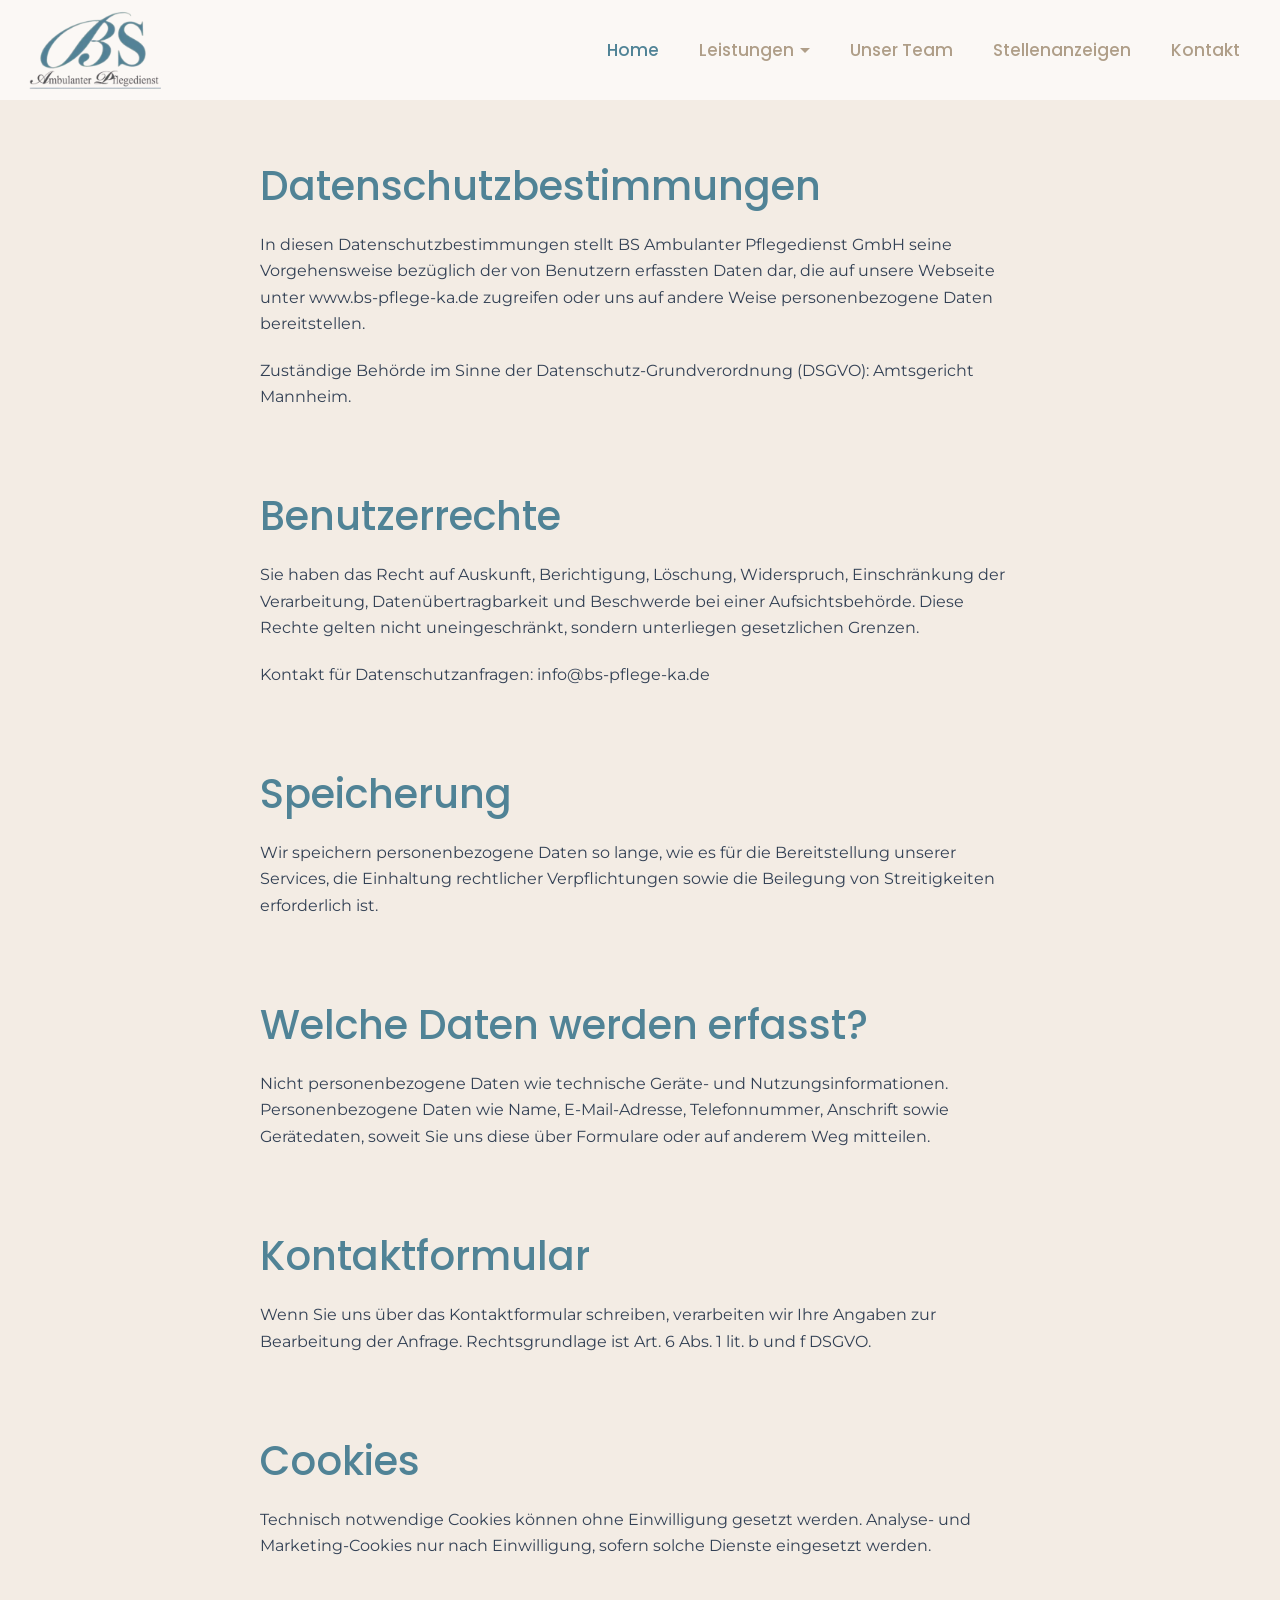
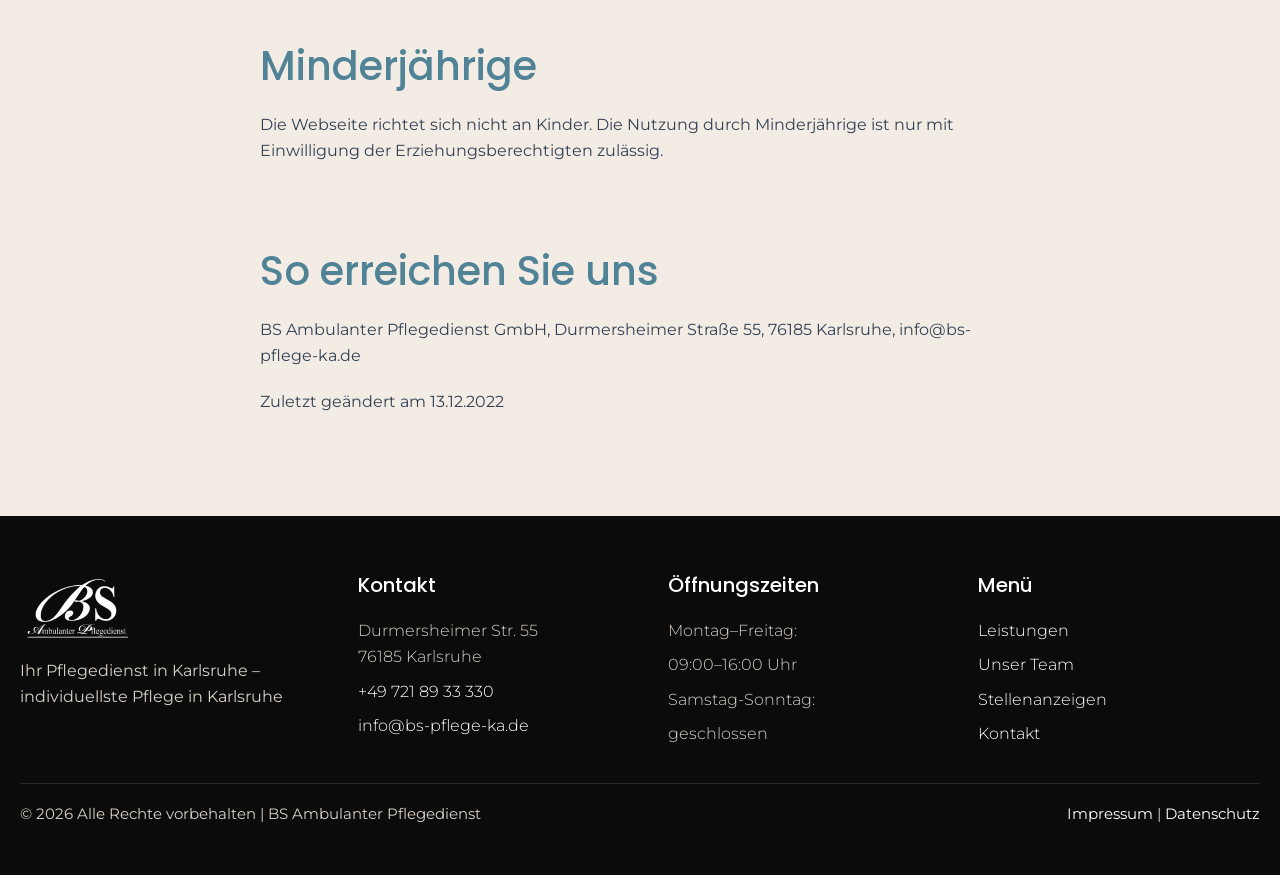
<file: datenschutz.html>
<!doctype html>
<html lang="de-DE">
<head>
  <meta charset="utf-8">
  <meta name="viewport" content="width=device-width,initial-scale=1">
  <title>Datenschutzerklärung - BS Pflegedienst</title>
  <meta name="description" content="Datenschutzbestimmungen von BS Ambulanter Pflegedienst GmbH für die Website bs-pflege-ka.de.">
  <meta name="leadwerk:focus-keyphrase" content="BS Pflegedienst Datenschutz">
  <meta property="og:image" content="assets/og-default.webp">
  <link rel="icon" type="image/webp" href="assets/favicon.webp">
  <link rel="apple-touch-icon" href="assets/favicon.webp">
  <link rel="stylesheet" href="css/styles.css">
  <script type="module" src="js/main.js"></script>
</head>
<body>
  <a class="skip-link" href="#content">Zum Inhalt</a>
  <header class="site-header">
    <nav class="wrap nav" aria-label="Hauptnavigation">
      <a class="brand" href="index.html" data-lw-page-ref="bs-pflege-home-v1">
        <img data-lw-global="brand.logo" data-lw-type="image" src="assets/logo.webp" alt="BS Ambulanter Pflegedienst">
        <span class="visually-hidden" data-lw-global="brand.name" data-lw-type="text">BS Ambulanter Pflegedienst</span>
      </a>
      <button class="nav-toggle" type="button" aria-expanded="false" aria-controls="site-menu"><span></span><span class="visually-hidden">Menü</span></button>
      <div class="nav-links" id="site-menu">
        <a href="index.html" data-lw-page-ref="bs-pflege-home-v1" aria-current="page">Home</a>
        <div class="nav-item nav-item--sub">
          <a href="leistungen.html" data-lw-page-ref="bs-pflege-leistungen-v1">Leistungen</a>
          <div class="nav-sub">
            <a href="leistungen.html" data-lw-page-ref="bs-pflege-leistungen-v1">Alle Leistungen</a>
            <a href="mobile-pflege.html" data-lw-page-ref="bs-pflege-mobile-pflege-v1">Mobile Pflege und Betreuung</a>
            <a href="wohngemeinschaften.html" data-lw-page-ref="bs-pflege-wohngemeinschaften-v1">Ambulant betreute Wohngemeinschaft</a>
            <a href="kurzzeitpflege.html" data-lw-page-ref="bs-pflege-kurzzeitpflege-v1">Kurzzeitpflege oder Verhinderungspflege</a>
            <a href="pflege-zuhause.html" data-lw-page-ref="bs-pflege-pflege-zuhause-v1">24h Pflege in der eigenen Häuslichkeit</a>
          </div>
        </div>
        <a href="unser-team.html" data-lw-page-ref="bs-pflege-unser-team-v1">Unser Team</a>
        <a href="stellenanzeigen.html" data-lw-page-ref="bs-pflege-stellenanzeigen-v1">Stellenanzeigen</a>
        <a href="kontakt.html" data-lw-page-ref="bs-pflege-kontakt-v1">Kontakt</a>
      </div>
      <div class="site-language-switcher" data-lw-language-switcher-slot hidden></div>
    </nav>
  </header>
  <main id="content">
    <section class="section section--cream">
      <div class="wrap prose" data-lw-section="privacy">
        <h1 data-lw-field="privacy.title" data-lw-type="text">Datenschutzbestimmungen</h1>
        <div data-lw-field="privacy.body" data-lw-type="richtext"><p>In diesen Datenschutzbestimmungen stellt BS Ambulanter Pflegedienst GmbH seine Vorgehensweise bezüglich der von Benutzern erfassten Daten dar, die auf unsere Webseite unter www.bs-pflege-ka.de zugreifen oder uns auf andere Weise personenbezogene Daten bereitstellen.</p>
          <p>Zuständige Behörde im Sinne der Datenschutz-Grundverordnung (DSGVO): Amtsgericht Mannheim.</p>
          <h2>Benutzerrechte</h2>
          <p>Sie haben das Recht auf Auskunft, Berichtigung, Löschung, Widerspruch, Einschränkung der Verarbeitung, Datenübertragbarkeit und Beschwerde bei einer Aufsichtsbehörde. Diese Rechte gelten nicht uneingeschränkt, sondern unterliegen gesetzlichen Grenzen.</p>
          <p>Kontakt für Datenschutzanfragen: info@bs-pflege-ka.de</p>
          <h2>Speicherung</h2>
          <p>Wir speichern personenbezogene Daten so lange, wie es für die Bereitstellung unserer Services, die Einhaltung rechtlicher Verpflichtungen sowie die Beilegung von Streitigkeiten erforderlich ist.</p>
          <h2>Welche Daten werden erfasst?</h2>
          <p>Nicht personenbezogene Daten wie technische Geräte- und Nutzungsinformationen. Personenbezogene Daten wie Name, E-Mail-Adresse, Telefonnummer, Anschrift sowie Gerätedaten, soweit Sie uns diese über Formulare oder auf anderem Weg mitteilen.</p>
          <h2>Kontaktformular</h2>
          <p>Wenn Sie uns über das Kontaktformular schreiben, verarbeiten wir Ihre Angaben zur Bearbeitung der Anfrage. Rechtsgrundlage ist Art. 6 Abs. 1 lit. b und f DSGVO.</p>
          <h2>Cookies</h2>
          <p>Technisch notwendige Cookies können ohne Einwilligung gesetzt werden. Analyse- und Marketing-Cookies nur nach Einwilligung, sofern solche Dienste eingesetzt werden.</p>
          <h2>Minderjährige</h2>
          <p>Die Webseite richtet sich nicht an Kinder. Die Nutzung durch Minderjährige ist nur mit Einwilligung der Erziehungsberechtigten zulässig.</p>
          <h2>So erreichen Sie uns</h2>
          <p>BS Ambulanter Pflegedienst GmbH, Durmersheimer Straße 55, 76185 Karlsruhe, info@bs-pflege-ka.de</p>
          <p>Zuletzt geändert am 13.12.2022</p></div>
      </div>
    </section>
  </main>
  <footer class="site-footer">
    <div class="wrap footer-grid">
      <div class="footer-brand">
        <img data-lw-global="brand.logo_white" data-lw-type="image" src="assets/logo-white.webp" alt="BS Ambulanter Pflegedienst">
        <p data-lw-global="footer.tagline" data-lw-type="text">Ihr Pflegedienst in Karlsruhe – individuellste Pflege in Karlsruhe</p>
      </div>
      <div>
        <h2 data-lw-global="footer.contact_title" data-lw-type="text">Kontakt</h2>
        <ul>
          <li data-lw-global="contact.address" data-lw-type="textarea">Durmersheimer Str. 55<br>76185 Karlsruhe</li>
          <li><a data-lw-global="contact.phone" data-lw-type="text" href="tel:+497218933330">+49 721 89 33 330</a></li>
          <li><a data-lw-global="contact.email" data-lw-type="email" href="mailto:info@bs-pflege-ka.de">info@bs-pflege-ka.de</a></li>
        </ul>
      </div>
      <div>
        <h2 data-lw-global="footer.hours_title" data-lw-type="text">Öffnungszeiten</h2>
        <ul>
          <li data-lw-global="footer.hours_weekdays" data-lw-type="text">Montag–Freitag:</li>
          <li data-lw-global="footer.hours_weekdays_time" data-lw-type="text">09:00–16:00 Uhr</li>
          <li data-lw-global="footer.hours_weekend" data-lw-type="text">Samstag-Sonntag:</li>
          <li data-lw-global="footer.hours_weekend_time" data-lw-type="text">geschlossen</li>
        </ul>
      </div>
      <nav aria-label="Menü">
        <h2>Menü</h2>
        <ul>
          <li><a href="leistungen.html" data-lw-page-ref="bs-pflege-leistungen-v1">Leistungen</a></li>
          <li><a href="unser-team.html" data-lw-page-ref="bs-pflege-unser-team-v1">Unser Team</a></li>
          <li><a href="stellenanzeigen.html" data-lw-page-ref="bs-pflege-stellenanzeigen-v1">Stellenanzeigen</a></li>
          <li><a href="kontakt.html" data-lw-page-ref="bs-pflege-kontakt-v1">Kontakt</a></li>
        </ul>
      </nav>
    </div>
    <div class="wrap footer-bottom">
      <p data-lw-global="footer.copyright" data-lw-type="text">© 2026 Alle Rechte vorbehalten | BS Ambulanter Pflegedienst</p>
      <p><a href="impressum.html" data-lw-page-ref="bs-pflege-impressum-v1">Impressum</a> | <a href="datenschutz.html" data-lw-page-ref="bs-pflege-datenschutz-v1">Datenschutz</a></p>
    </div>
  </footer>
</body>
</html>
</file>
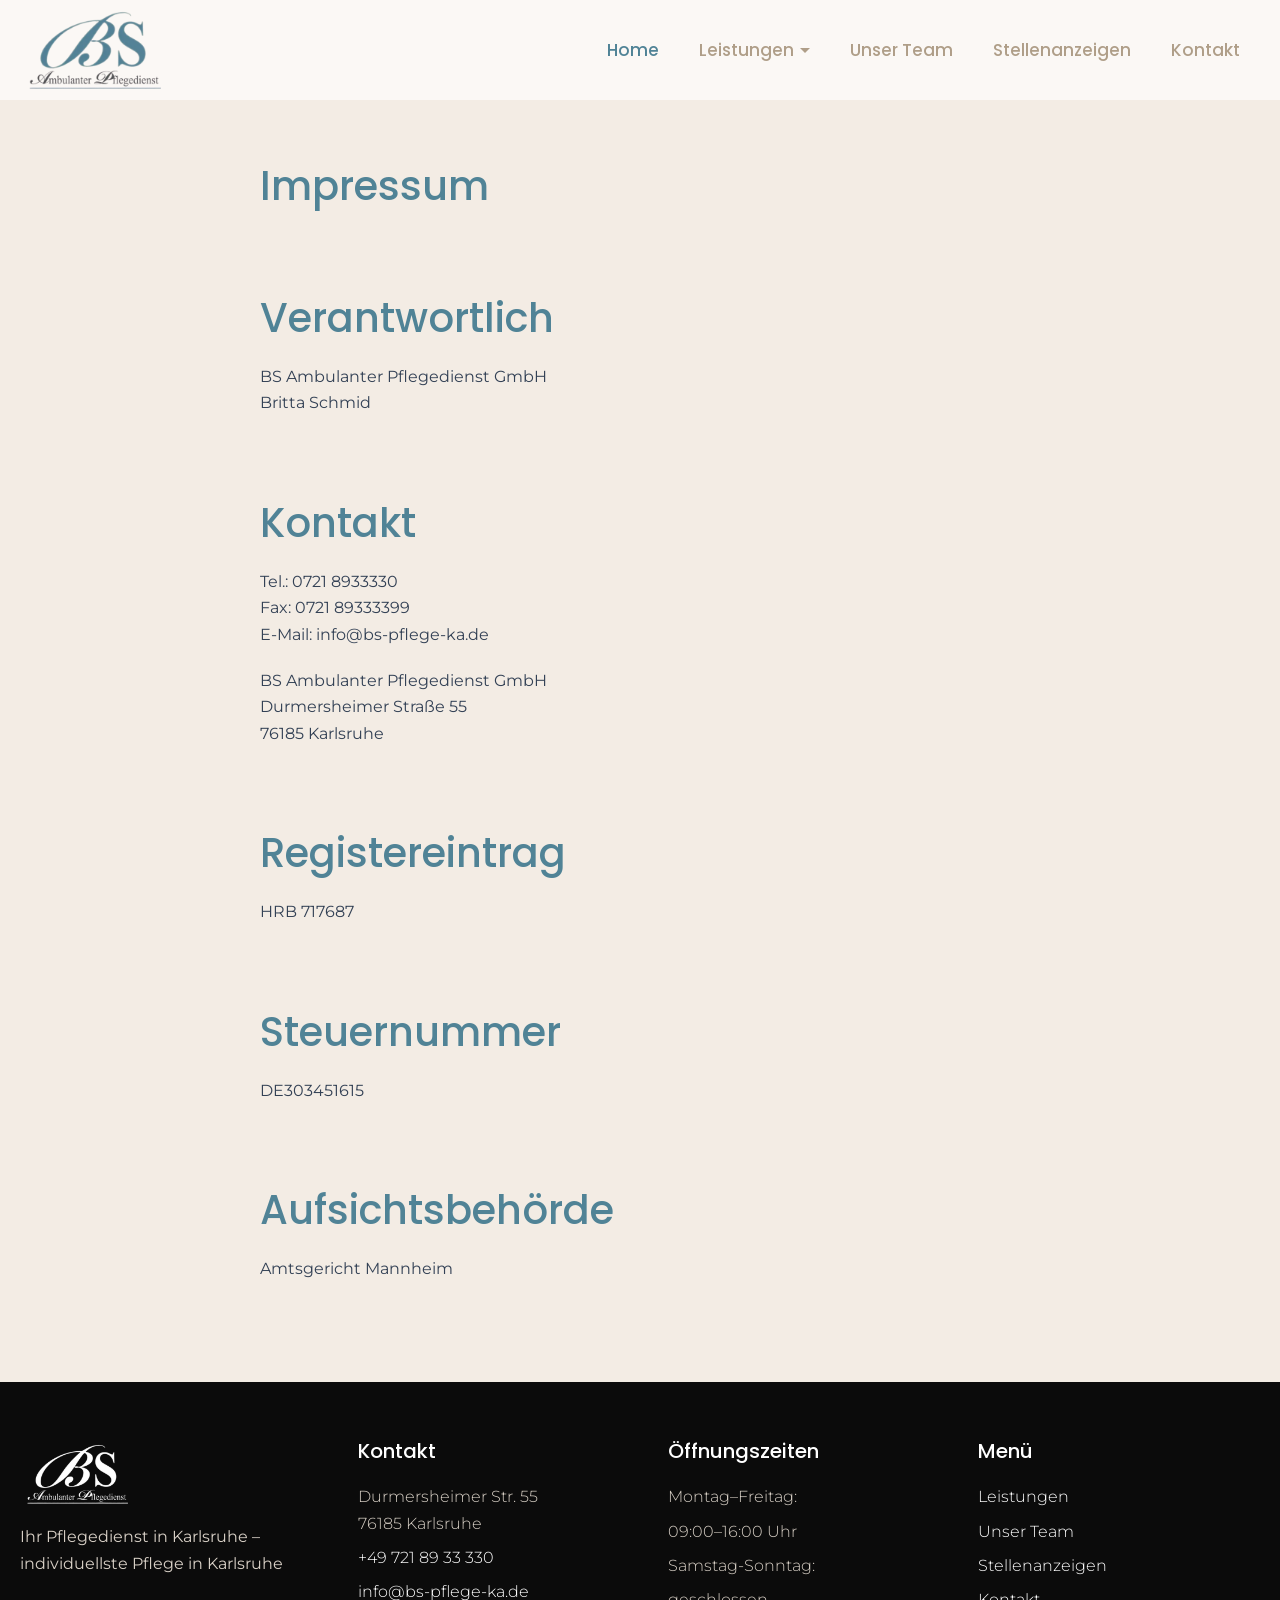
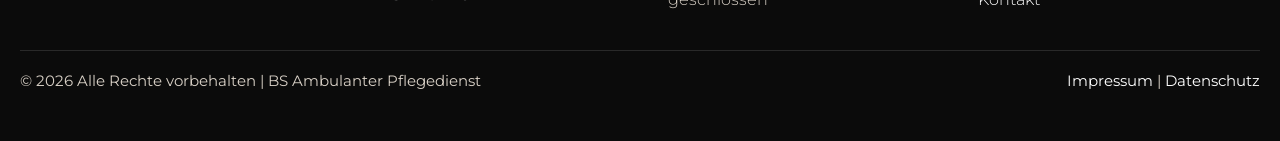
<file: impressum.html>
<!doctype html>
<html lang="de-DE">
<head>
  <meta charset="utf-8">
  <meta name="viewport" content="width=device-width,initial-scale=1">
  <title>Impressum - BS Pflegedienst</title>
  <meta name="description" content="Impressum und Anbieterkennzeichnung von BS Ambulanter Pflegedienst GmbH, Karlsruhe.">
  <meta name="leadwerk:focus-keyphrase" content="BS Pflegedienst Impressum">
  <meta property="og:image" content="assets/og-default.webp">
  <link rel="icon" type="image/webp" href="assets/favicon.webp">
  <link rel="apple-touch-icon" href="assets/favicon.webp">
  <link rel="stylesheet" href="css/styles.css">
  <script type="module" src="js/main.js"></script>
</head>
<body>
  <a class="skip-link" href="#content">Zum Inhalt</a>
  <header class="site-header">
    <nav class="wrap nav" aria-label="Hauptnavigation">
      <a class="brand" href="index.html" data-lw-page-ref="bs-pflege-home-v1">
        <img data-lw-global="brand.logo" data-lw-type="image" src="assets/logo.webp" alt="BS Ambulanter Pflegedienst">
        <span class="visually-hidden" data-lw-global="brand.name" data-lw-type="text">BS Ambulanter Pflegedienst</span>
      </a>
      <button class="nav-toggle" type="button" aria-expanded="false" aria-controls="site-menu"><span></span><span class="visually-hidden">Menü</span></button>
      <div class="nav-links" id="site-menu">
        <a href="index.html" data-lw-page-ref="bs-pflege-home-v1" aria-current="page">Home</a>
        <div class="nav-item nav-item--sub">
          <a href="leistungen.html" data-lw-page-ref="bs-pflege-leistungen-v1">Leistungen</a>
          <div class="nav-sub">
            <a href="leistungen.html" data-lw-page-ref="bs-pflege-leistungen-v1">Alle Leistungen</a>
            <a href="mobile-pflege.html" data-lw-page-ref="bs-pflege-mobile-pflege-v1">Mobile Pflege und Betreuung</a>
            <a href="wohngemeinschaften.html" data-lw-page-ref="bs-pflege-wohngemeinschaften-v1">Ambulant betreute Wohngemeinschaft</a>
            <a href="kurzzeitpflege.html" data-lw-page-ref="bs-pflege-kurzzeitpflege-v1">Kurzzeitpflege oder Verhinderungspflege</a>
            <a href="pflege-zuhause.html" data-lw-page-ref="bs-pflege-pflege-zuhause-v1">24h Pflege in der eigenen Häuslichkeit</a>
          </div>
        </div>
        <a href="unser-team.html" data-lw-page-ref="bs-pflege-unser-team-v1">Unser Team</a>
        <a href="stellenanzeigen.html" data-lw-page-ref="bs-pflege-stellenanzeigen-v1">Stellenanzeigen</a>
        <a href="kontakt.html" data-lw-page-ref="bs-pflege-kontakt-v1">Kontakt</a>
      </div>
      <div class="site-language-switcher" data-lw-language-switcher-slot hidden></div>
    </nav>
  </header>
  <main id="content">
    <section class="section section--cream">
      <div class="wrap prose" data-lw-section="legal">
        <h1 data-lw-field="legal.title" data-lw-type="text">Impressum</h1>
        <div data-lw-field="legal.body" data-lw-type="richtext"><h2>Verantwortlich</h2>
          <p>BS Ambulanter Pflegedienst GmbH<br>Britta Schmid</p>
          <h2>Kontakt</h2>
          <p>Tel.: 0721 8933330<br>Fax: 0721 89333399<br>E-Mail: info@bs-pflege-ka.de</p>
          <p>BS Ambulanter Pflegedienst GmbH<br>Durmersheimer Straße 55<br>76185 Karlsruhe</p>
          <h2>Registereintrag</h2>
          <p>HRB 717687</p>
          <h2>Steuernummer</h2>
          <p>DE303451615</p>
          <h2>Aufsichtsbehörde</h2>
          <p>Amtsgericht Mannheim</p></div>
      </div>
    </section>
  </main>
  <footer class="site-footer">
    <div class="wrap footer-grid">
      <div class="footer-brand">
        <img data-lw-global="brand.logo_white" data-lw-type="image" src="assets/logo-white.webp" alt="BS Ambulanter Pflegedienst">
        <p data-lw-global="footer.tagline" data-lw-type="text">Ihr Pflegedienst in Karlsruhe – individuellste Pflege in Karlsruhe</p>
      </div>
      <div>
        <h2 data-lw-global="footer.contact_title" data-lw-type="text">Kontakt</h2>
        <ul>
          <li data-lw-global="contact.address" data-lw-type="textarea">Durmersheimer Str. 55<br>76185 Karlsruhe</li>
          <li><a data-lw-global="contact.phone" data-lw-type="text" href="tel:+497218933330">+49 721 89 33 330</a></li>
          <li><a data-lw-global="contact.email" data-lw-type="email" href="mailto:info@bs-pflege-ka.de">info@bs-pflege-ka.de</a></li>
        </ul>
      </div>
      <div>
        <h2 data-lw-global="footer.hours_title" data-lw-type="text">Öffnungszeiten</h2>
        <ul>
          <li data-lw-global="footer.hours_weekdays" data-lw-type="text">Montag–Freitag:</li>
          <li data-lw-global="footer.hours_weekdays_time" data-lw-type="text">09:00–16:00 Uhr</li>
          <li data-lw-global="footer.hours_weekend" data-lw-type="text">Samstag-Sonntag:</li>
          <li data-lw-global="footer.hours_weekend_time" data-lw-type="text">geschlossen</li>
        </ul>
      </div>
      <nav aria-label="Menü">
        <h2>Menü</h2>
        <ul>
          <li><a href="leistungen.html" data-lw-page-ref="bs-pflege-leistungen-v1">Leistungen</a></li>
          <li><a href="unser-team.html" data-lw-page-ref="bs-pflege-unser-team-v1">Unser Team</a></li>
          <li><a href="stellenanzeigen.html" data-lw-page-ref="bs-pflege-stellenanzeigen-v1">Stellenanzeigen</a></li>
          <li><a href="kontakt.html" data-lw-page-ref="bs-pflege-kontakt-v1">Kontakt</a></li>
        </ul>
      </nav>
    </div>
    <div class="wrap footer-bottom">
      <p data-lw-global="footer.copyright" data-lw-type="text">© 2026 Alle Rechte vorbehalten | BS Ambulanter Pflegedienst</p>
      <p><a href="impressum.html" data-lw-page-ref="bs-pflege-impressum-v1">Impressum</a> | <a href="datenschutz.html" data-lw-page-ref="bs-pflege-datenschutz-v1">Datenschutz</a></p>
    </div>
  </footer>
</body>
</html>
</file>
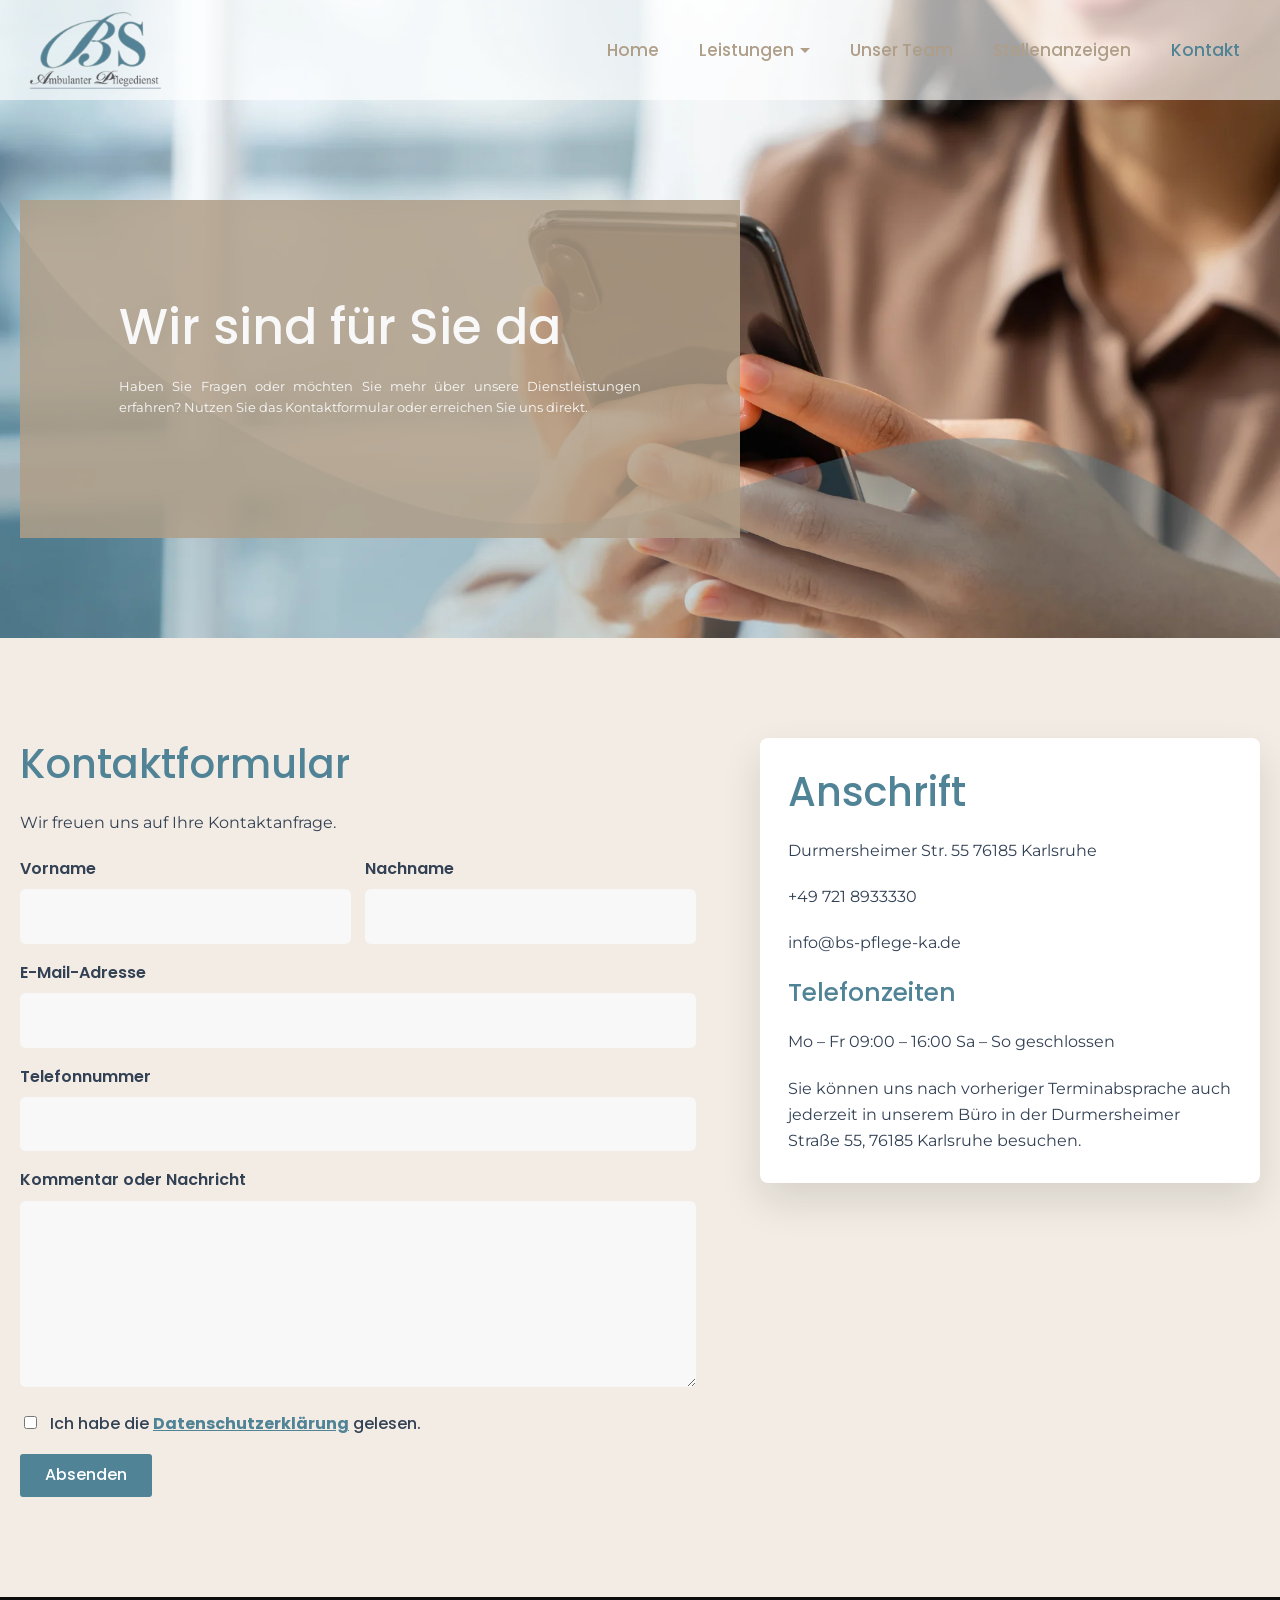
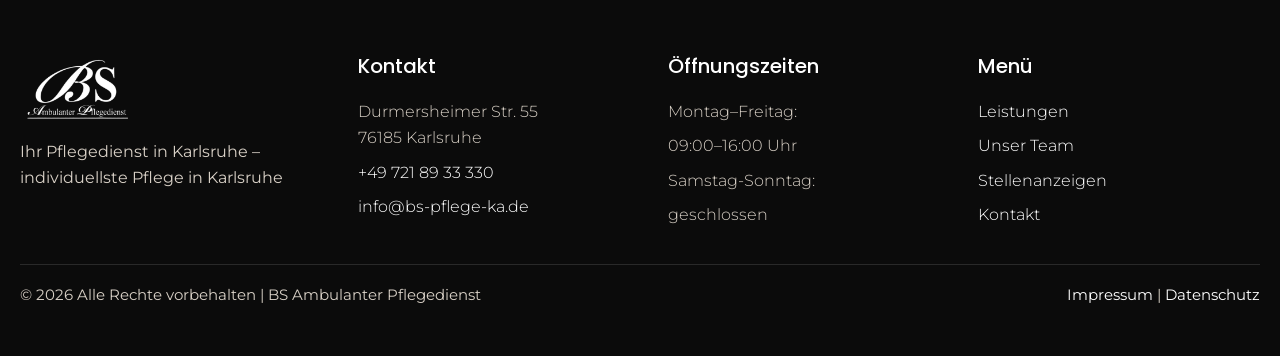
<file: kontakt.html>
<!doctype html>
<html lang="de-DE">
<head>
  <meta charset="utf-8">
  <meta name="viewport" content="width=device-width,initial-scale=1">
  <title>Kontakt – BS Ambulanter Pflegedienst Karlsruhe</title>
  <meta name="description" content="Kontaktieren Sie uns für individuelle Pflegeberatung in Karlsruhe. Senden Sie uns Ihre Anfrage per E-Mail an info@bs-pflege-ka.de.">
  <meta name="leadwerk:focus-keyphrase" content="Pflegedienst Karlsruhe Kontakt">
  <meta property="og:image" content="assets/og-default.webp">
  <link rel="icon" type="image/webp" href="assets/favicon.webp">
  <link rel="apple-touch-icon" href="assets/favicon.webp">
  <link rel="stylesheet" href="css/styles.css">
  <script type="module" src="js/main.js"></script>
</head>
<body>
  <a class="skip-link" href="#content">Zum Inhalt</a>
  <header class="site-header">
    <nav class="wrap nav" aria-label="Hauptnavigation">
      <a class="brand" href="index.html" data-lw-page-ref="bs-pflege-home-v1">
        <img data-lw-global="brand.logo" data-lw-type="image" src="assets/logo.webp" alt="BS Ambulanter Pflegedienst">
        <span class="visually-hidden" data-lw-global="brand.name" data-lw-type="text">BS Ambulanter Pflegedienst</span>
      </a>
      <button class="nav-toggle" type="button" aria-expanded="false" aria-controls="site-menu"><span></span><span class="visually-hidden">Menü</span></button>
      <div class="nav-links" id="site-menu">
        <a href="index.html" data-lw-page-ref="bs-pflege-home-v1">Home</a>
        <div class="nav-item nav-item--sub">
          <a href="leistungen.html" data-lw-page-ref="bs-pflege-leistungen-v1">Leistungen</a>
          <div class="nav-sub">
            <a href="leistungen.html" data-lw-page-ref="bs-pflege-leistungen-v1">Alle Leistungen</a>
            <a href="mobile-pflege.html" data-lw-page-ref="bs-pflege-mobile-pflege-v1">Mobile Pflege und Betreuung</a>
            <a href="wohngemeinschaften.html" data-lw-page-ref="bs-pflege-wohngemeinschaften-v1">Ambulant betreute Wohngemeinschaft</a>
            <a href="kurzzeitpflege.html" data-lw-page-ref="bs-pflege-kurzzeitpflege-v1">Kurzzeitpflege oder Verhinderungspflege</a>
            <a href="pflege-zuhause.html" data-lw-page-ref="bs-pflege-pflege-zuhause-v1">24h Pflege in der eigenen Häuslichkeit</a>
          </div>
        </div>
        <a href="unser-team.html" data-lw-page-ref="bs-pflege-unser-team-v1">Unser Team</a>
        <a href="stellenanzeigen.html" data-lw-page-ref="bs-pflege-stellenanzeigen-v1">Stellenanzeigen</a>
        <a href="kontakt.html" data-lw-page-ref="bs-pflege-kontakt-v1" aria-current="page">Kontakt</a>
      </div>
      <div class="site-language-switcher" data-lw-language-switcher-slot hidden></div>
    </nav>
  </header>
  <main id="content">
    <section class="intro-hero" style="background-image:url('assets/cover-intro-contact.webp')" data-lw-section="hero">
      <div class="wrap">
        <div class="panel panel--taupe anim" data-anim="fadeInLeft">
          <h1 data-lw-field="hero.title" data-lw-type="richtext">Wir sind für Sie da</h1>
          <p data-lw-field="hero.intro" data-lw-type="textarea">Haben Sie Fragen oder möchten Sie mehr über unsere Dienstleistungen erfahren? Nutzen Sie das Kontaktformular oder erreichen Sie uns direkt.</p>
        </div>
      </div>
    </section>

    <section class="section section--cream" data-lw-section="contact_form">
      <div class="wrap form-layout">
        <div>
          <h2 data-lw-field="form.title" data-lw-type="text">Kontaktformular</h2>
          <p data-lw-field="form.copy" data-lw-type="textarea">Wir freuen uns auf Ihre Kontaktanfrage.</p>
          <form id="kontakt-form" class="form" data-lw-wpforms="contact" action="danke.html" method="post">
            <div class="form-row">
              <label>Vorname<input type="text" name="first_name" autocomplete="given-name" required></label>
              <label>Nachname<input type="text" name="last_name" autocomplete="family-name" required></label>
            </div>
            <label>E-Mail-Adresse<input type="email" name="email" autocomplete="email" required></label>
            <label>Telefonnummer<input type="tel" name="phone" autocomplete="tel" required></label>
            <label>Kommentar oder Nachricht<textarea name="message" rows="6"></textarea></label>
            <label class="form-consent"><input type="checkbox" name="consent" value="accepted" required><span>Ich habe die <a href="datenschutz.html" data-lw-page-ref="bs-pflege-datenschutz-v1">Datenschutzerklärung</a> gelesen.</span></label>
            <button class="button" type="submit">Absenden</button>
          </form>
        </div>
        <aside class="contact-card" data-lw-section="details">
          <h2 data-lw-field="details.title" data-lw-type="text">Anschrift</h2>
          <p data-lw-field="details.address" data-lw-type="textarea">Durmersheimer Str. 55 76185 Karlsruhe</p>
          <p><a data-lw-field="details.phone" data-lw-type="text" href="tel:+497218933330">+49 721 8933330</a></p>
          <p><a data-lw-field="details.email" data-lw-type="email" href="mailto:info@bs-pflege-ka.de">info@bs-pflege-ka.de</a></p>
          <h3 data-lw-field="details.hours_title" data-lw-type="text">Telefonzeiten</h3>
          <p data-lw-field="details.hours" data-lw-type="textarea">Mo – Fr 09:00 – 16:00 Sa – So geschlossen</p>
          <p data-lw-field="details.visit" data-lw-type="textarea">Sie können uns nach vorheriger Terminabsprache auch jederzeit in unserem Büro in der Durmersheimer Straße 55, 76185 Karlsruhe besuchen.</p>
        </aside>
      </div>
    </section>
  </main>
  <footer class="site-footer">
    <div class="wrap footer-grid">
      <div class="footer-brand">
        <img data-lw-global="brand.logo_white" data-lw-type="image" src="assets/logo-white.webp" alt="BS Ambulanter Pflegedienst">
        <p data-lw-global="footer.tagline" data-lw-type="text">Ihr Pflegedienst in Karlsruhe – individuellste Pflege in Karlsruhe</p>
      </div>
      <div>
        <h2 data-lw-global="footer.contact_title" data-lw-type="text">Kontakt</h2>
        <ul>
          <li data-lw-global="contact.address" data-lw-type="textarea">Durmersheimer Str. 55<br>76185 Karlsruhe</li>
          <li><a data-lw-global="contact.phone" data-lw-type="text" href="tel:+497218933330">+49 721 89 33 330</a></li>
          <li><a data-lw-global="contact.email" data-lw-type="email" href="mailto:info@bs-pflege-ka.de">info@bs-pflege-ka.de</a></li>
        </ul>
      </div>
      <div>
        <h2 data-lw-global="footer.hours_title" data-lw-type="text">Öffnungszeiten</h2>
        <ul>
          <li data-lw-global="footer.hours_weekdays" data-lw-type="text">Montag–Freitag:</li>
          <li data-lw-global="footer.hours_weekdays_time" data-lw-type="text">09:00–16:00 Uhr</li>
          <li data-lw-global="footer.hours_weekend" data-lw-type="text">Samstag-Sonntag:</li>
          <li data-lw-global="footer.hours_weekend_time" data-lw-type="text">geschlossen</li>
        </ul>
      </div>
      <nav aria-label="Menü">
        <h2>Menü</h2>
        <ul>
          <li><a href="leistungen.html" data-lw-page-ref="bs-pflege-leistungen-v1">Leistungen</a></li>
          <li><a href="unser-team.html" data-lw-page-ref="bs-pflege-unser-team-v1">Unser Team</a></li>
          <li><a href="stellenanzeigen.html" data-lw-page-ref="bs-pflege-stellenanzeigen-v1">Stellenanzeigen</a></li>
          <li><a href="kontakt.html" data-lw-page-ref="bs-pflege-kontakt-v1">Kontakt</a></li>
        </ul>
      </nav>
    </div>
    <div class="wrap footer-bottom">
      <p data-lw-global="footer.copyright" data-lw-type="text">© 2026 Alle Rechte vorbehalten | BS Ambulanter Pflegedienst</p>
      <p><a href="impressum.html" data-lw-page-ref="bs-pflege-impressum-v1">Impressum</a> | <a href="datenschutz.html" data-lw-page-ref="bs-pflege-datenschutz-v1">Datenschutz</a></p>
    </div>
  </footer>
</body>
</html>
</file>
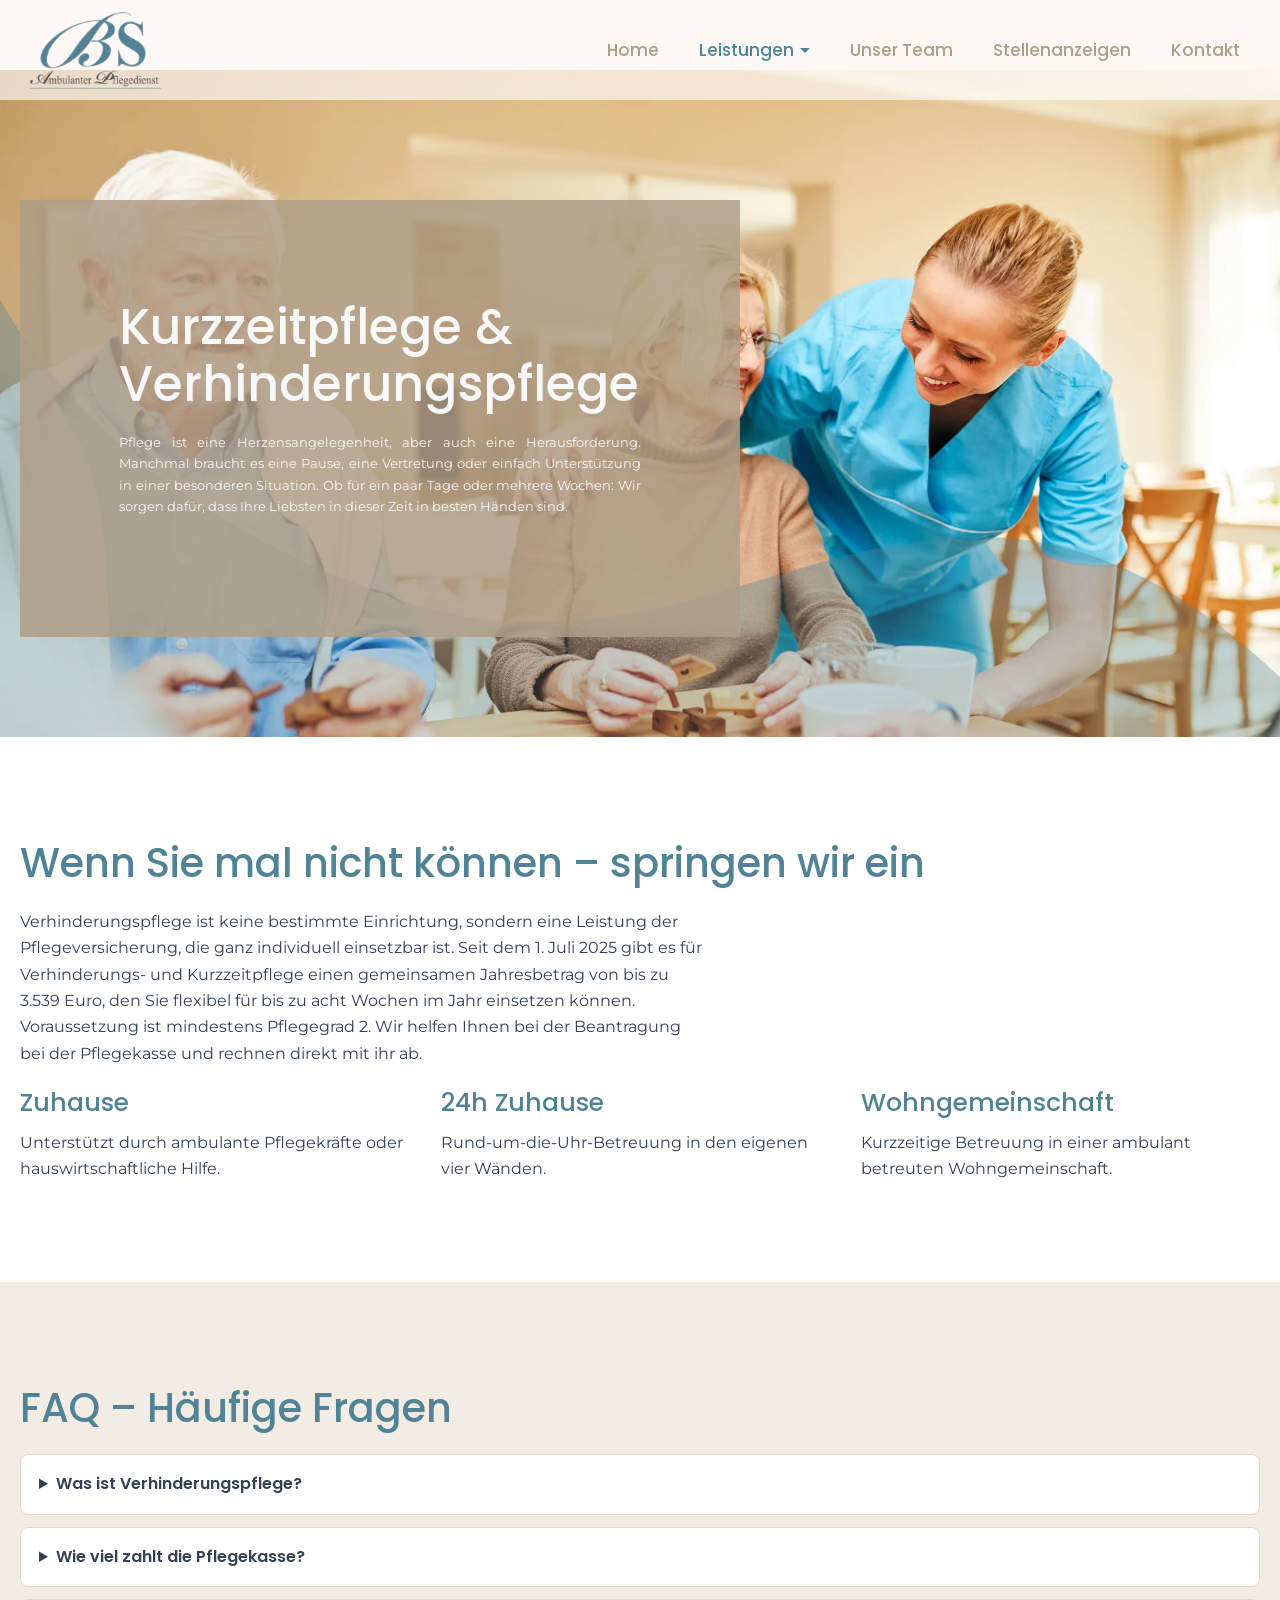
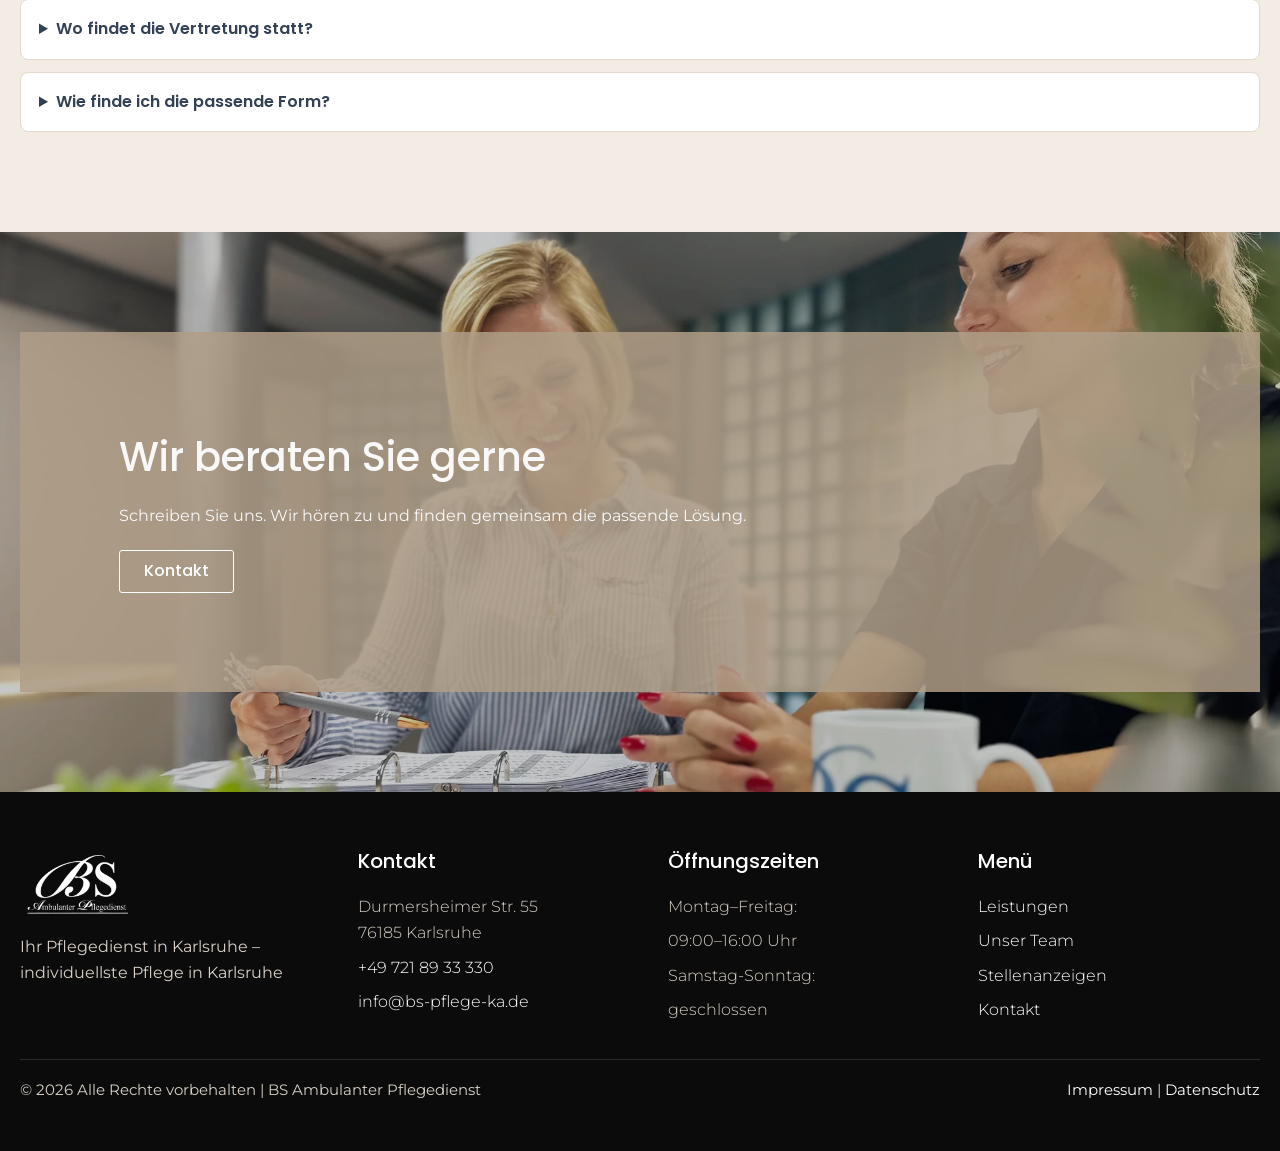
<file: kurzzeitpflege.html>
<!doctype html>
<html lang="de-DE">
<head>
  <meta charset="utf-8">
  <meta name="viewport" content="width=device-width,initial-scale=1">
  <title>Kurzzeit- & Verhinderungspflege Karlsruhe – BS Pflegedienst</title>
  <meta name="description" content="Flexible Pflegevertretung in Karlsruhe: Kurzzeit- und Verhinderungspflege individuell gestalten. Jetzt unverbindlich beraten lassen!">
  <meta name="leadwerk:focus-keyphrase" content="Kurzzeitpflege Karlsruhe">
  <meta property="og:image" content="assets/og-default.webp">
  <link rel="icon" type="image/webp" href="assets/favicon.webp">
  <link rel="apple-touch-icon" href="assets/favicon.webp">
  <link rel="stylesheet" href="css/styles.css">
  <script type="module" src="js/main.js"></script>
</head>
<body>
  <a class="skip-link" href="#content">Zum Inhalt</a>
  <header class="site-header">
    <nav class="wrap nav" aria-label="Hauptnavigation">
      <a class="brand" href="index.html" data-lw-page-ref="bs-pflege-home-v1">
        <img data-lw-global="brand.logo" data-lw-type="image" src="assets/logo.webp" alt="BS Ambulanter Pflegedienst">
        <span class="visually-hidden" data-lw-global="brand.name" data-lw-type="text">BS Ambulanter Pflegedienst</span>
      </a>
      <button class="nav-toggle" type="button" aria-expanded="false" aria-controls="site-menu"><span></span><span class="visually-hidden">Menü</span></button>
      <div class="nav-links" id="site-menu">
        <a href="index.html" data-lw-page-ref="bs-pflege-home-v1">Home</a>
        <div class="nav-item nav-item--sub">
          <a href="leistungen.html" data-lw-page-ref="bs-pflege-leistungen-v1" aria-current="page">Leistungen</a>
          <div class="nav-sub">
            <a href="leistungen.html" data-lw-page-ref="bs-pflege-leistungen-v1">Alle Leistungen</a>
            <a href="mobile-pflege.html" data-lw-page-ref="bs-pflege-mobile-pflege-v1">Mobile Pflege und Betreuung</a>
            <a href="wohngemeinschaften.html" data-lw-page-ref="bs-pflege-wohngemeinschaften-v1">Ambulant betreute Wohngemeinschaft</a>
            <a href="kurzzeitpflege.html" data-lw-page-ref="bs-pflege-kurzzeitpflege-v1">Kurzzeitpflege oder Verhinderungspflege</a>
            <a href="pflege-zuhause.html" data-lw-page-ref="bs-pflege-pflege-zuhause-v1">24h Pflege in der eigenen Häuslichkeit</a>
          </div>
        </div>
        <a href="unser-team.html" data-lw-page-ref="bs-pflege-unser-team-v1">Unser Team</a>
        <a href="stellenanzeigen.html" data-lw-page-ref="bs-pflege-stellenanzeigen-v1">Stellenanzeigen</a>
        <a href="kontakt.html" data-lw-page-ref="bs-pflege-kontakt-v1">Kontakt</a>
      </div>
      <div class="site-language-switcher" data-lw-language-switcher-slot hidden></div>
    </nav>
  </header>
  <main id="content">
    <section class="intro-hero" style="background-image:url('assets/cover-intro-respite.webp')" data-lw-section="hero">
      <div class="wrap">
        <div class="panel panel--taupe anim" data-anim="fadeInLeft">
          <h1 data-lw-field="hero.title" data-lw-type="richtext">Kurzzeitpflege & Verhinderungspflege</h1>
          <p data-lw-field="hero.intro" data-lw-type="textarea">Pflege ist eine Herzensangelegenheit, aber auch eine Herausforderung. Manchmal braucht es eine Pause, eine Vertretung oder einfach Unterstützung in einer besonderen Situation. Ob für ein paar Tage oder mehrere Wochen: Wir sorgen dafür, dass Ihre Liebsten in dieser Zeit in besten Händen sind.</p>
        </div>
      </div>
    </section>

    <section class="section section--white" data-lw-section="options">
      <div class="wrap">
        <h2 data-lw-field="options.title" data-lw-type="richtext">Wenn Sie mal nicht können – springen wir ein</h2>
        <p class="lead" data-lw-field="options.copy" data-lw-type="textarea">Verhinderungspflege ist keine bestimmte Einrichtung, sondern eine Leistung der Pflegeversicherung, die ganz individuell einsetzbar ist. Seit dem 1. Juli 2025 gibt es für Verhinderungs- und Kurzzeitpflege einen gemeinsamen Jahresbetrag von bis zu 3.539 Euro, den Sie flexibel für bis zu acht Wochen im Jahr einsetzen können. Voraussetzung ist mindestens Pflegegrad 2. Wir helfen Ihnen bei der Beantragung bei der Pflegekasse und rechnen direkt mit ihr ab.</p>
        <div class="feature-grid" data-lw-repeater="options.items">
          <article class="feature" data-lw-item-key="home"><h3 data-lw-field="options.label" data-lw-type="text">Zuhause</h3><p data-lw-field="options.copy_item" data-lw-type="textarea">Unterstützt durch ambulante Pflegekräfte oder hauswirtschaftliche Hilfe.</p></article>
          <article class="feature" data-lw-item-key="livein"><h3 data-lw-field="options.label" data-lw-type="text">24h Zuhause</h3><p data-lw-field="options.copy_item" data-lw-type="textarea">Rund-um-die-Uhr-Betreuung in den eigenen vier Wänden.</p></article>
          <article class="feature" data-lw-item-key="wg"><h3 data-lw-field="options.label" data-lw-type="text">Wohngemeinschaft</h3><p data-lw-field="options.copy_item" data-lw-type="textarea">Kurzzeitige Betreuung in einer ambulant betreuten Wohngemeinschaft.</p></article>
        </div>
      </div>
    </section>
    <section class="section section--cream" data-lw-section="faq">
      <div class="wrap">
        <h2 data-lw-field="faq.title" data-lw-type="text">FAQ – Häufige Fragen</h2>
        <div class="faq" data-lw-repeater="faq.items">
          <details data-lw-item-key="what"><summary data-lw-field="faq.question" data-lw-type="text">Was ist Verhinderungspflege?</summary><p data-lw-field="faq.answer" data-lw-type="richtext">Eine Leistung der Pflegeversicherung, wenn die private Pflegeperson verhindert ist – durch Urlaub, Krankheit oder andere Verpflichtungen.</p></details>
          <details data-lw-item-key="budget"><summary data-lw-field="faq.question" data-lw-type="text">Wie viel zahlt die Pflegekasse?</summary><p data-lw-field="faq.answer" data-lw-type="richtext">Für Verhinderungs- und Kurzzeitpflege steht ab Pflegegrad 2 ein gemeinsamer Jahresbetrag von bis zu 3.539 Euro zur Verfügung, nutzbar für bis zu acht Wochen im Jahr. Beratung und Antrag übernehmen wir gern mit Ihnen.</p></details>
          <details data-lw-item-key="where"><summary data-lw-field="faq.question" data-lw-type="text">Wo findet die Vertretung statt?</summary><p data-lw-field="faq.answer" data-lw-type="richtext">Bei Ihnen Zuhause, mit 24h-Betreuung oder vorübergehend in einer unserer Wohngemeinschaften.</p></details>
          <details data-lw-item-key="fit"><summary data-lw-field="faq.question" data-lw-type="text">Wie finde ich die passende Form?</summary><p data-lw-field="faq.answer" data-lw-type="richtext">Wir beraten Sie individuell und finden gemeinsam das passende Modell.</p></details></div>
      </div>
    </section>
    <section class="section section--photo" style="background-image:url('assets/cover-page-hero.webp')" data-lw-section="cta">
      <div class="wrap" style="position:relative">
        <div class="panel panel--taupe reveal">
          <h2 data-lw-field="cta.title" data-lw-type="richtext">Wir beraten Sie gerne</h2>
          <p data-lw-field="cta.copy" data-lw-type="textarea">Schreiben Sie uns. Wir hören zu und finden gemeinsam die passende Lösung.</p>
          <a class="button button--ghost" href="./kontakt.html" data-lw-page-ref="bs-pflege-kontakt-v1" data-lw-field="cta.button" data-lw-type="page_reference">Kontakt</a>
        </div>
      </div>
    </section>

  </main>
  <footer class="site-footer">
    <div class="wrap footer-grid">
      <div class="footer-brand">
        <img data-lw-global="brand.logo_white" data-lw-type="image" src="assets/logo-white.webp" alt="BS Ambulanter Pflegedienst">
        <p data-lw-global="footer.tagline" data-lw-type="text">Ihr Pflegedienst in Karlsruhe – individuellste Pflege in Karlsruhe</p>
      </div>
      <div>
        <h2 data-lw-global="footer.contact_title" data-lw-type="text">Kontakt</h2>
        <ul>
          <li data-lw-global="contact.address" data-lw-type="textarea">Durmersheimer Str. 55<br>76185 Karlsruhe</li>
          <li><a data-lw-global="contact.phone" data-lw-type="text" href="tel:+497218933330">+49 721 89 33 330</a></li>
          <li><a data-lw-global="contact.email" data-lw-type="email" href="mailto:info@bs-pflege-ka.de">info@bs-pflege-ka.de</a></li>
        </ul>
      </div>
      <div>
        <h2 data-lw-global="footer.hours_title" data-lw-type="text">Öffnungszeiten</h2>
        <ul>
          <li data-lw-global="footer.hours_weekdays" data-lw-type="text">Montag–Freitag:</li>
          <li data-lw-global="footer.hours_weekdays_time" data-lw-type="text">09:00–16:00 Uhr</li>
          <li data-lw-global="footer.hours_weekend" data-lw-type="text">Samstag-Sonntag:</li>
          <li data-lw-global="footer.hours_weekend_time" data-lw-type="text">geschlossen</li>
        </ul>
      </div>
      <nav aria-label="Menü">
        <h2>Menü</h2>
        <ul>
          <li><a href="leistungen.html" data-lw-page-ref="bs-pflege-leistungen-v1">Leistungen</a></li>
          <li><a href="unser-team.html" data-lw-page-ref="bs-pflege-unser-team-v1">Unser Team</a></li>
          <li><a href="stellenanzeigen.html" data-lw-page-ref="bs-pflege-stellenanzeigen-v1">Stellenanzeigen</a></li>
          <li><a href="kontakt.html" data-lw-page-ref="bs-pflege-kontakt-v1">Kontakt</a></li>
        </ul>
      </nav>
    </div>
    <div class="wrap footer-bottom">
      <p data-lw-global="footer.copyright" data-lw-type="text">© 2026 Alle Rechte vorbehalten | BS Ambulanter Pflegedienst</p>
      <p><a href="impressum.html" data-lw-page-ref="bs-pflege-impressum-v1">Impressum</a> | <a href="datenschutz.html" data-lw-page-ref="bs-pflege-datenschutz-v1">Datenschutz</a></p>
    </div>
  </footer>
</body>
</html>
</file>
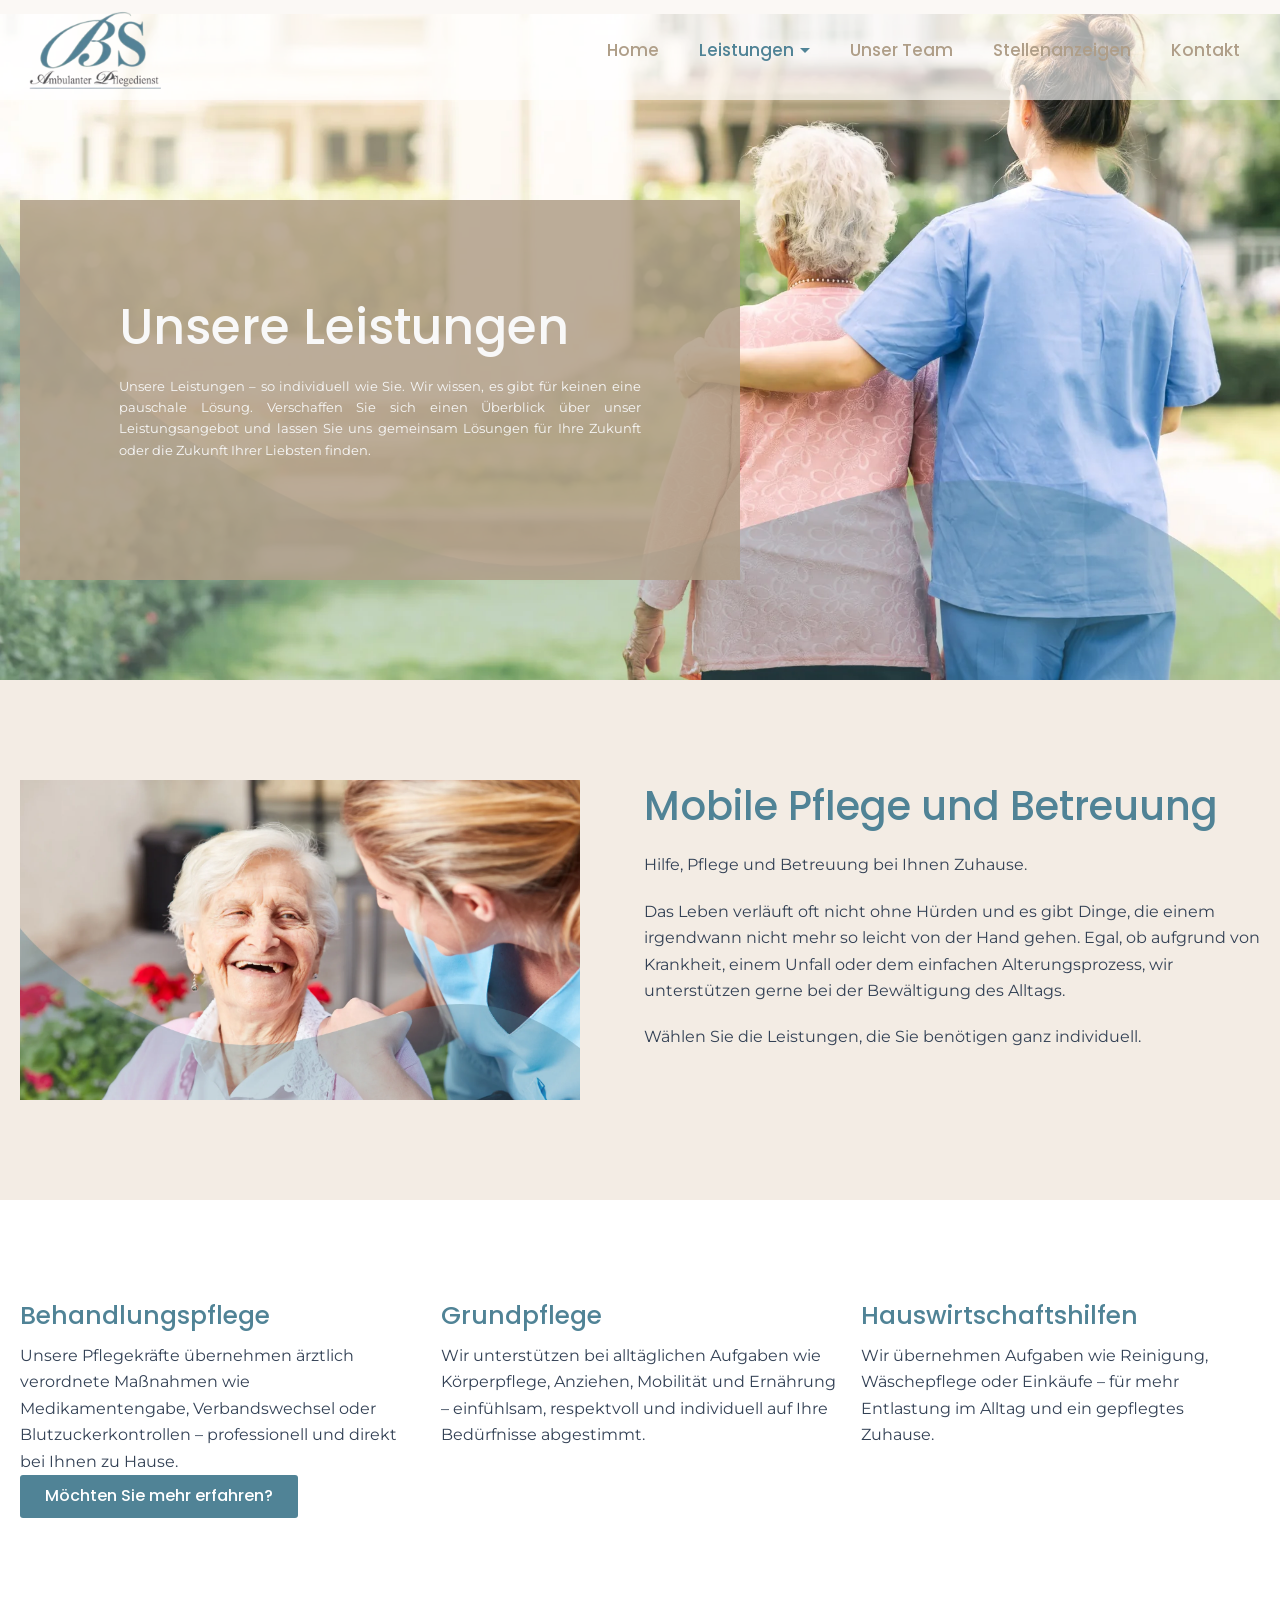
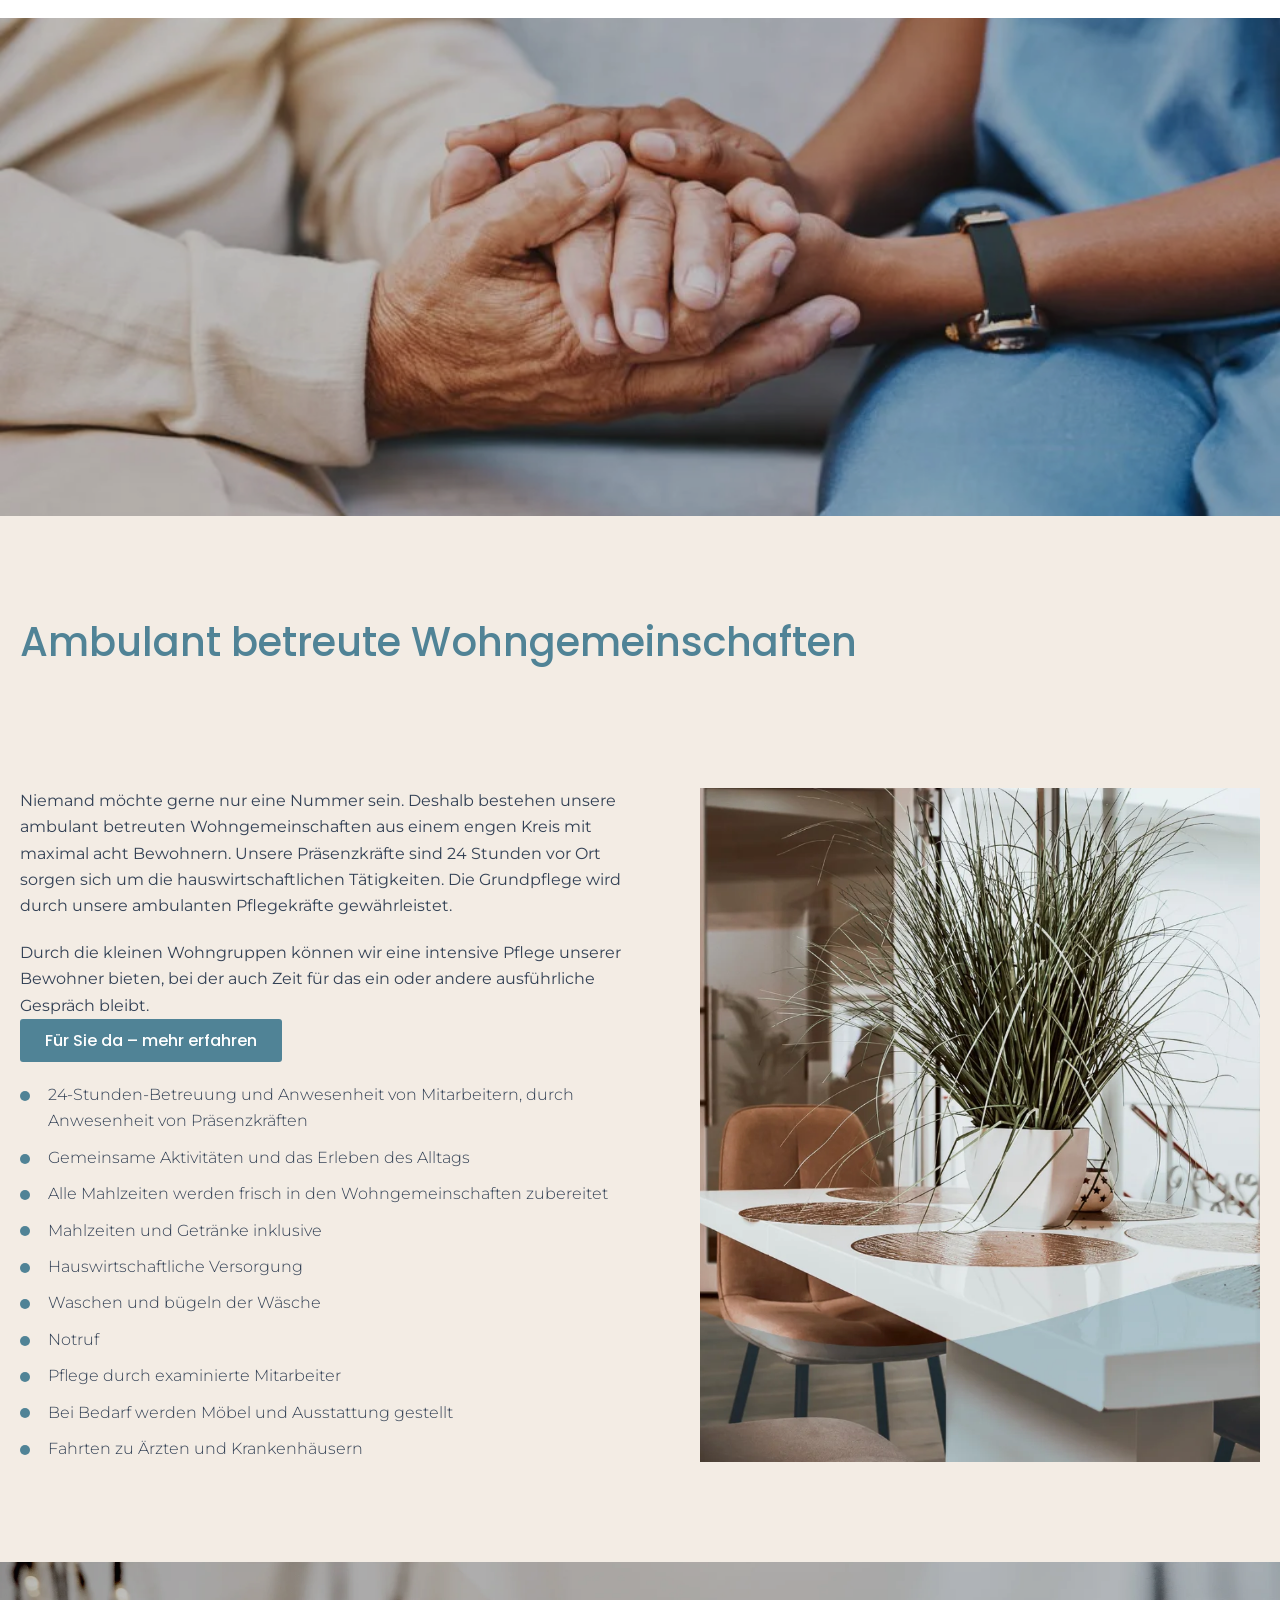
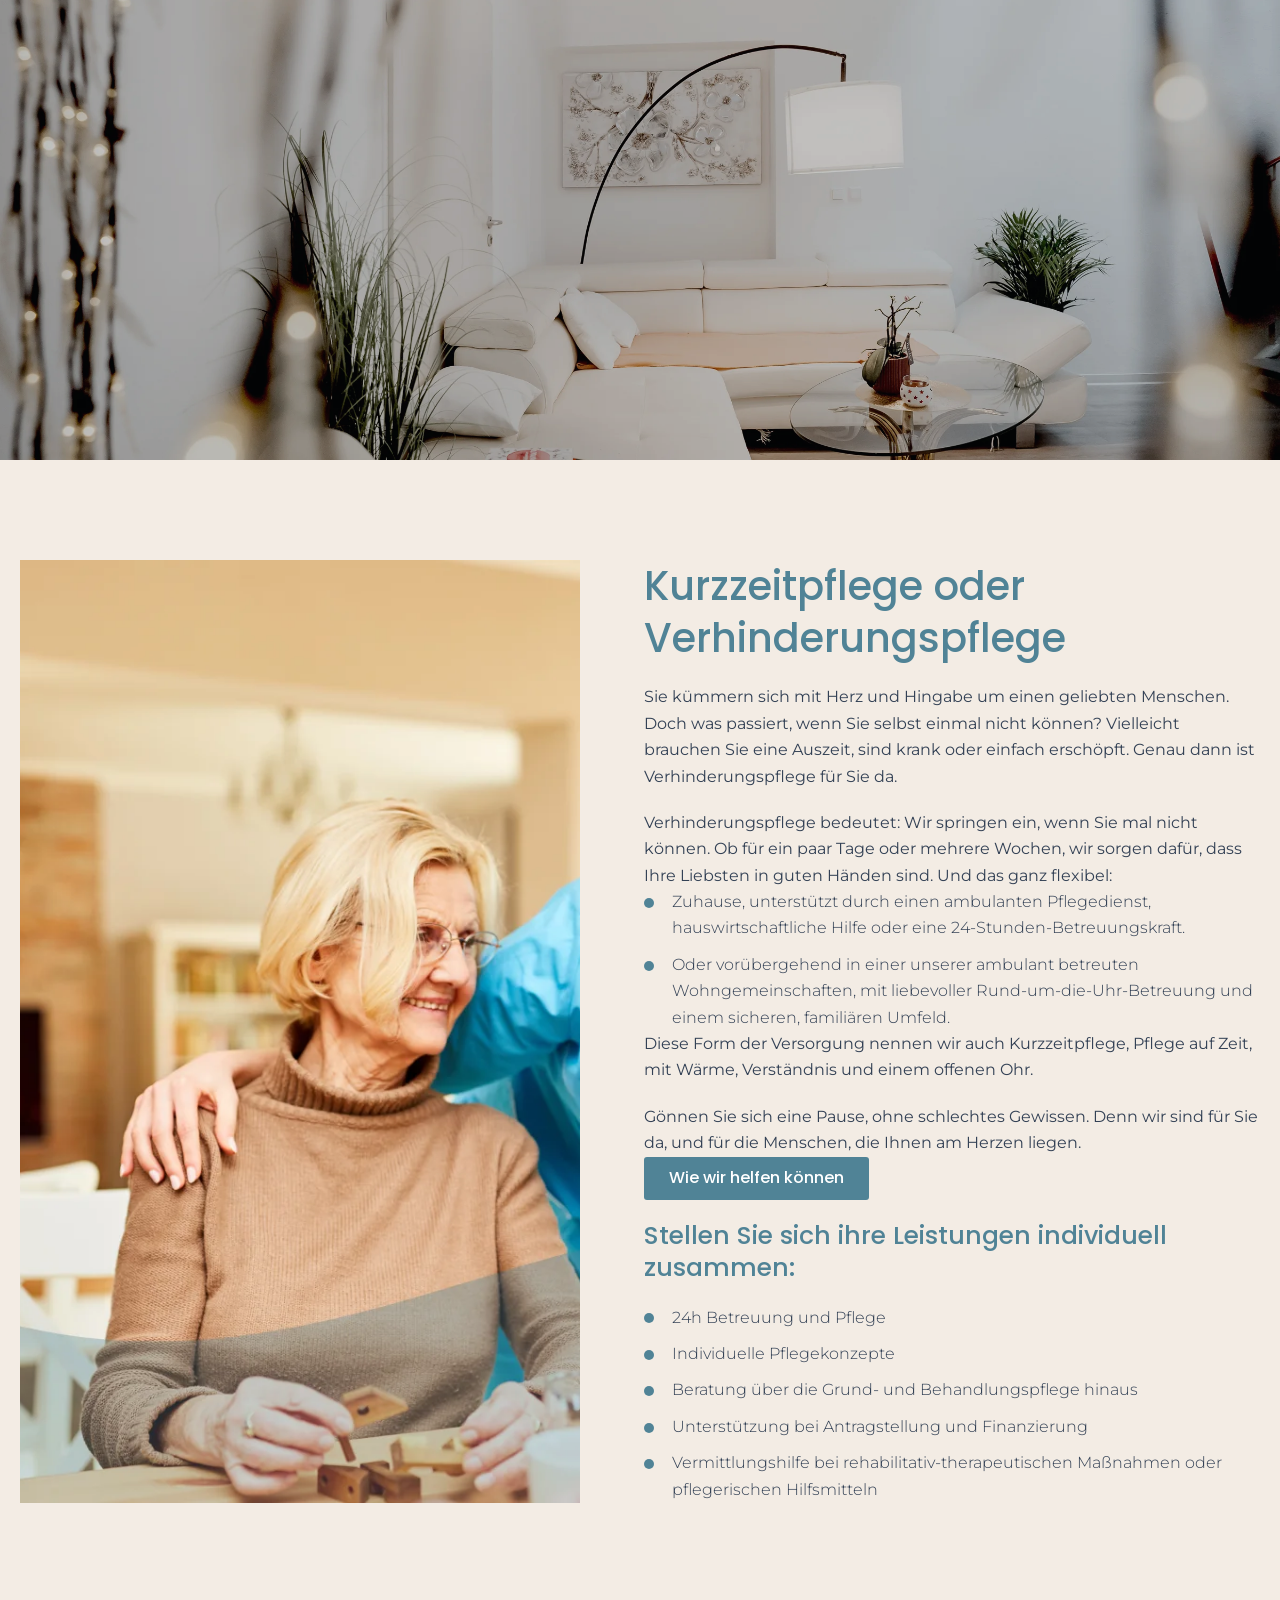
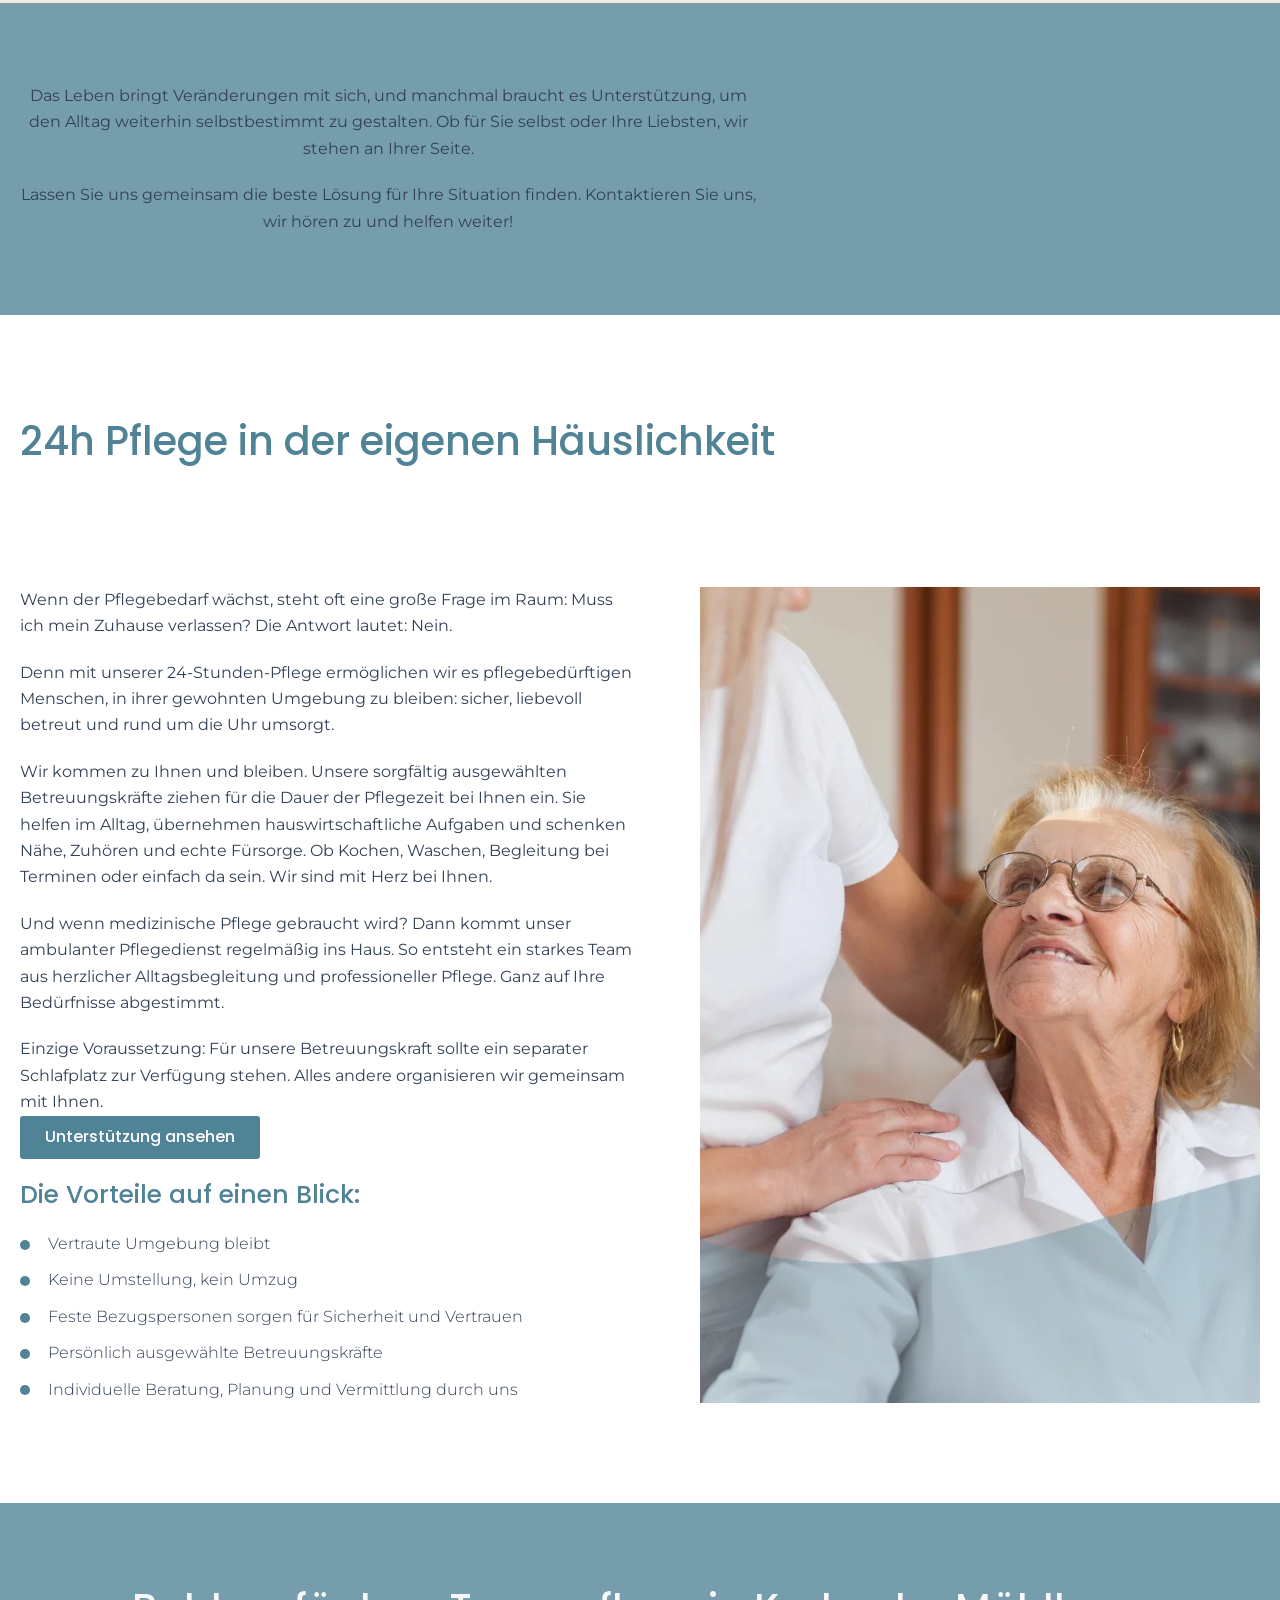
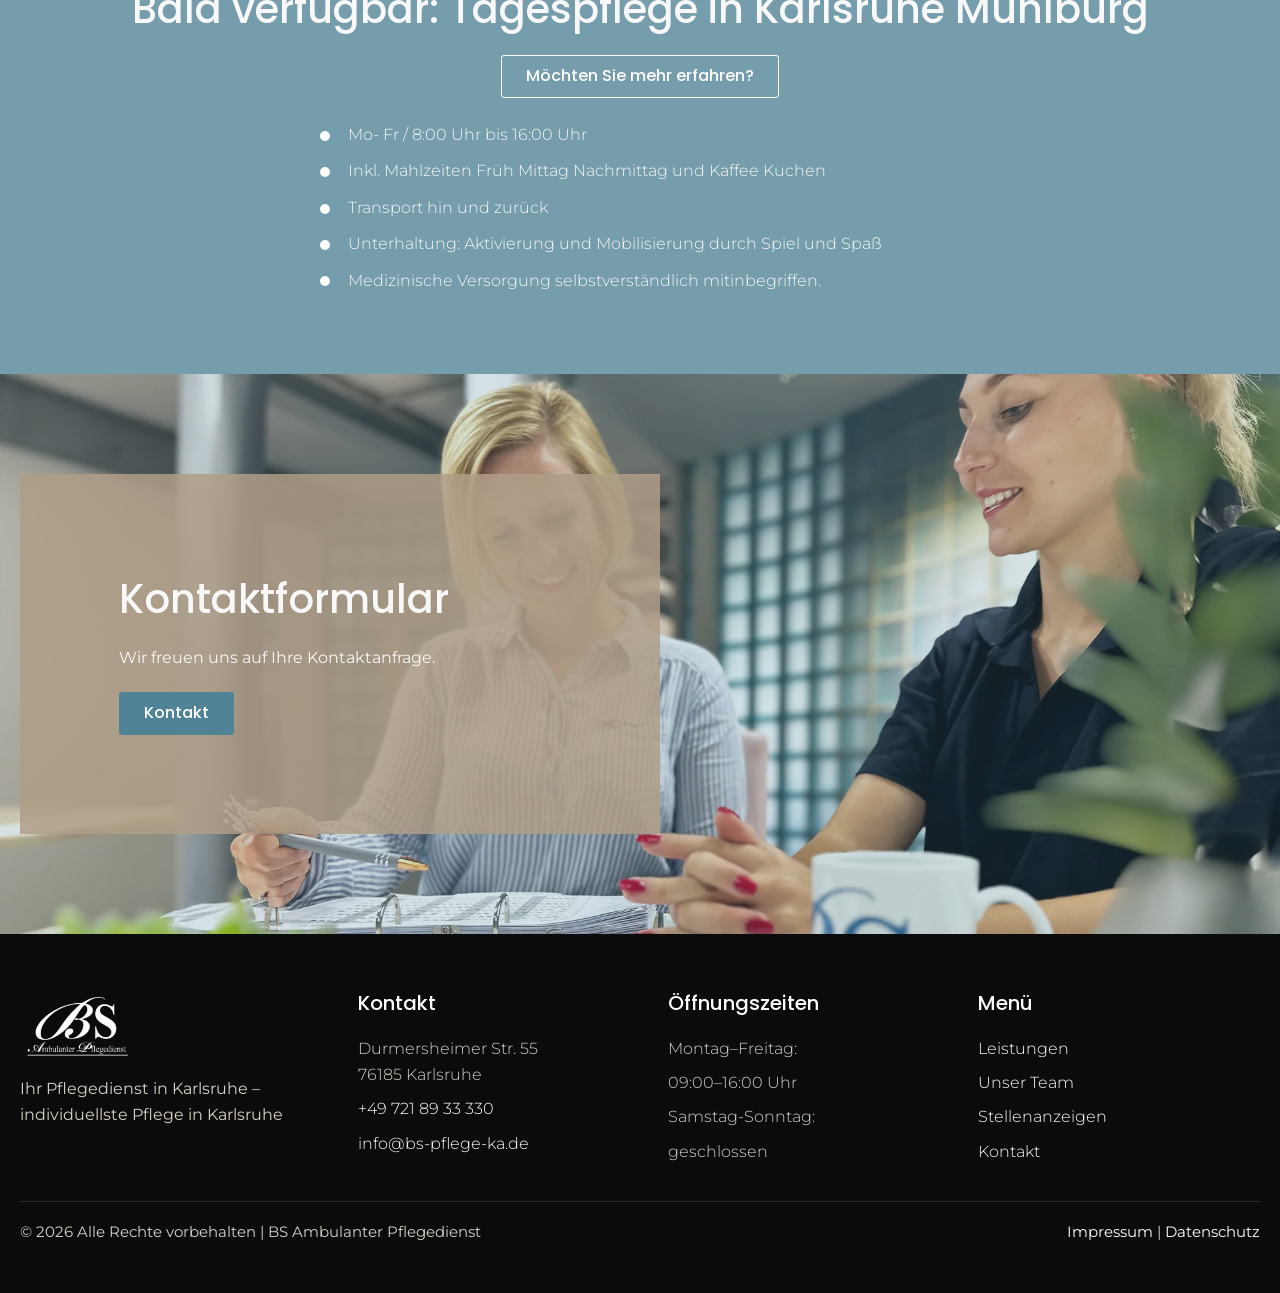
<file: leistungen.html>
<!doctype html>
<html lang="de-DE">
<head>
  <meta charset="utf-8">
  <meta name="viewport" content="width=device-width,initial-scale=1">
  <title>Pflegeleistungen Karlsruhe – BS Ambulanter Pflegedienst</title>
  <meta name="description" content="Individuelle Pflege in Karlsruhe: BS bietet ambulante Betreuung, 24h-Pflege und Wohngemeinschaften. Jetzt beraten lassen!">
  <meta name="leadwerk:focus-keyphrase" content="Pflegeleistungen Karlsruhe">
  <meta property="og:image" content="assets/og-default.webp">
  <link rel="icon" type="image/webp" href="assets/favicon.webp">
  <link rel="apple-touch-icon" href="assets/favicon.webp">
  <link rel="stylesheet" href="css/styles.css">
  <script type="module" src="js/main.js"></script>
</head>
<body>
  <a class="skip-link" href="#content">Zum Inhalt</a>
  <header class="site-header">
    <nav class="wrap nav" aria-label="Hauptnavigation">
      <a class="brand" href="index.html" data-lw-page-ref="bs-pflege-home-v1">
        <img data-lw-global="brand.logo" data-lw-type="image" src="assets/logo.webp" alt="BS Ambulanter Pflegedienst">
        <span class="visually-hidden" data-lw-global="brand.name" data-lw-type="text">BS Ambulanter Pflegedienst</span>
      </a>
      <button class="nav-toggle" type="button" aria-expanded="false" aria-controls="site-menu"><span></span><span class="visually-hidden">Menü</span></button>
      <div class="nav-links" id="site-menu">
        <a href="index.html" data-lw-page-ref="bs-pflege-home-v1">Home</a>
        <div class="nav-item nav-item--sub">
          <a href="leistungen.html" data-lw-page-ref="bs-pflege-leistungen-v1" aria-current="page">Leistungen</a>
          <div class="nav-sub">
            <a href="leistungen.html" data-lw-page-ref="bs-pflege-leistungen-v1">Alle Leistungen</a>
            <a href="mobile-pflege.html" data-lw-page-ref="bs-pflege-mobile-pflege-v1">Mobile Pflege und Betreuung</a>
            <a href="wohngemeinschaften.html" data-lw-page-ref="bs-pflege-wohngemeinschaften-v1">Ambulant betreute Wohngemeinschaft</a>
            <a href="kurzzeitpflege.html" data-lw-page-ref="bs-pflege-kurzzeitpflege-v1">Kurzzeitpflege oder Verhinderungspflege</a>
            <a href="pflege-zuhause.html" data-lw-page-ref="bs-pflege-pflege-zuhause-v1">24h Pflege in der eigenen Häuslichkeit</a>
          </div>
        </div>
        <a href="unser-team.html" data-lw-page-ref="bs-pflege-unser-team-v1">Unser Team</a>
        <a href="stellenanzeigen.html" data-lw-page-ref="bs-pflege-stellenanzeigen-v1">Stellenanzeigen</a>
        <a href="kontakt.html" data-lw-page-ref="bs-pflege-kontakt-v1">Kontakt</a>
      </div>
      <div class="site-language-switcher" data-lw-language-switcher-slot hidden></div>
    </nav>
  </header>
  <main id="content">
    <section class="intro-hero" style="background-image:url('assets/deco-leistungen-wave.webp')" data-lw-section="hero">
      <div class="wrap">
        <div class="panel panel--taupe anim" data-anim="fadeInLeft">
          <h1 data-lw-field="hero.title" data-lw-type="richtext">Unsere Leistungen</h1>
          <p data-lw-field="hero.intro" data-lw-type="textarea">Unsere Leistungen – so individuell wie Sie. Wir wissen, es gibt für keinen eine pauschale Lösung. Verschaffen Sie sich einen Überblick über unser Leistungsangebot und lassen Sie uns gemeinsam Lösungen für Ihre Zukunft oder die Zukunft Ihrer Liebsten finden.</p>
        </div>
      </div>
    </section>

    <section class="section section--cream" data-lw-section="mobile">
      <div class="wrap split">
        <div class="media-frame"><img data-lw-field="mobile.image" data-lw-type="image" src="./assets/editorial/cover-service-mobile-214ef7178a.webp" alt="Mobile Pflegekraft unterstützt eine Seniorin zu Hause"></div>
        <div>
          <h2 data-lw-field="mobile.title" data-lw-type="richtext">Mobile Pflege und Betreuung</h2>
          <div class="prose" data-lw-field="mobile.intro" data-lw-type="richtext"><p>Hilfe, Pflege und Betreuung bei Ihnen Zuhause.</p>
            <p>Das Leben verläuft oft nicht ohne Hürden und es gibt Dinge, die einem irgendwann nicht mehr so leicht von der Hand gehen. Egal, ob aufgrund von Krankheit, einem Unfall oder dem einfachen Alterungsprozess, wir unterstützen gerne bei der Bewältigung des Alltags.</p>
            <p>Wählen Sie die Leistungen, die Sie benötigen ganz individuell.</p></div>
        </div>
      </div>
    </section>
    <section class="section section--white" data-lw-section="mobile_points">
      <div class="wrap">
        <div class="feature-grid" data-lw-repeater="mobile.points">
          <article class="feature" data-lw-item-key="behandlung"><h3 data-lw-field="mobile.point_title" data-lw-type="text">Behandlungspflege</h3><p data-lw-field="mobile.point_copy" data-lw-type="textarea">Unsere Pflegekräfte übernehmen ärztlich verordnete Maßnahmen wie Medikamentengabe, Verbandswechsel oder Blutzuckerkontrollen – professionell und direkt bei Ihnen zu Hause.</p></article>
          <article class="feature" data-lw-item-key="grund"><h3 data-lw-field="mobile.point_title" data-lw-type="text">Grundpflege</h3><p data-lw-field="mobile.point_copy" data-lw-type="textarea">Wir unterstützen bei alltäglichen Aufgaben wie Körperpflege, Anziehen, Mobilität und Ernährung – einfühlsam, respektvoll und individuell auf Ihre Bedürfnisse abgestimmt.</p></article>
          <article class="feature" data-lw-item-key="haus"><h3 data-lw-field="mobile.point_title" data-lw-type="text">Hauswirtschaftshilfen</h3><p data-lw-field="mobile.point_copy" data-lw-type="textarea">Wir übernehmen Aufgaben wie Reinigung, Wäschepflege oder Einkäufe – für mehr Entlastung im Alltag und ein gepflegtes Zuhause.</p></article>
        </div>
        <p><a class="button" href="mobile-pflege.html" data-lw-page-ref="bs-pflege-mobile-pflege-v1">Möchten Sie mehr erfahren?</a></p>
      </div>
    </section>
    <section class="section section--photo section--photo-spacer" style="background-image:url('assets/cover-service-istock.webp')" data-lw-section="spacer_mobile" aria-hidden="true"></section>
    <section class="section section--cream" data-lw-section="wg_title">
      <div class="wrap">
        <h2 data-lw-field="wg.title" data-lw-type="richtext">Ambulant betreute Wohngemeinschaften</h2>
      </div>
    </section>
    <section class="section section--cream section--tight" data-lw-section="wg">
      <div class="wrap split split--flip">
        <div>
          <div class="prose" data-lw-field="wg.copy" data-lw-type="richtext"><p>Niemand möchte gerne nur eine Nummer sein. Deshalb bestehen unsere ambulant betreuten Wohngemeinschaften aus einem engen Kreis mit maximal acht Bewohnern. Unsere Präsenzkräfte sind 24 Stunden vor Ort sorgen sich um die hauswirtschaftlichen Tätigkeiten. Die Grundpflege wird durch unsere ambulanten Pflegekräfte gewährleistet.</p>
            <p>Durch die kleinen Wohngruppen können wir eine intensive Pflege unserer Bewohner bieten, bei der auch Zeit für das ein oder andere ausführliche Gespräch bleibt.</p></div>
          <p><a class="button" href="wohngemeinschaften.html" data-lw-page-ref="bs-pflege-wohngemeinschaften-v1">Für Sie da – mehr erfahren</a></p>
          <ul class="checklist" data-lw-repeater="wg.items">
            <li data-lw-item-key="presence" data-lw-field="wg.item" data-lw-type="text">24-Stunden-Betreuung und Anwesenheit von Mitarbeitern, durch Anwesenheit von Präsenzkräften</li>
            <li data-lw-item-key="activities" data-lw-field="wg.item" data-lw-type="text">Gemeinsame Aktivitäten und das Erleben des Alltags</li>
            <li data-lw-item-key="meals" data-lw-field="wg.item" data-lw-type="text">Alle Mahlzeiten werden frisch in den Wohngemeinschaften zubereitet</li>
            <li data-lw-item-key="inclusive" data-lw-field="wg.item" data-lw-type="text">Mahlzeiten und Getränke inklusive</li>
            <li data-lw-item-key="household" data-lw-field="wg.item" data-lw-type="text">Hauswirtschaftliche Versorgung</li>
            <li data-lw-item-key="laundry" data-lw-field="wg.item" data-lw-type="text">Waschen und bügeln der Wäsche</li>
            <li data-lw-item-key="emergency" data-lw-field="wg.item" data-lw-type="text">Notruf</li>
            <li data-lw-item-key="nursing" data-lw-field="wg.item" data-lw-type="text">Pflege durch examinierte Mitarbeiter</li>
            <li data-lw-item-key="furniture" data-lw-field="wg.item" data-lw-type="text">Bei Bedarf werden Möbel und Ausstattung gestellt</li>
            <li data-lw-item-key="rides" data-lw-field="wg.item" data-lw-type="text">Fahrten zu Ärzten und Krankenhäusern</li>
          </ul>
        </div>
        <div class="media-frame"><img data-lw-field="wg.image" data-lw-type="image" src="./assets/editorial/cover-service-wg-008cd85be9.webp" alt="Gemeinschaftsraum in einer betreuten Wohngemeinschaft"></div>
      </div>
    </section>
    <section class="section section--photo section--photo-spacer" style="background-image:url('assets/cover-photo-hands.webp')" data-lw-section="spacer_wg" aria-hidden="true"></section>
    <section class="section section--cream" data-lw-section="respite">
      <div class="wrap split">
        <div class="media-frame"><img data-lw-field="respite.image" data-lw-type="image" src="./assets/editorial/cover-service-respite-de3b5d9b63.webp" alt="Zwei Hände halten einander, Sinnbild für Verhinderungspflege"></div>
        <div>
          <h2 data-lw-field="respite.title" data-lw-type="richtext">Kurzzeitpflege oder Verhinderungspflege</h2>
          <div class="prose" data-lw-field="respite.copy" data-lw-type="richtext"><p>Sie kümmern sich mit Herz und Hingabe um einen geliebten Menschen. Doch was passiert, wenn Sie selbst einmal nicht können? Vielleicht brauchen Sie eine Auszeit, sind krank oder einfach erschöpft. Genau dann ist Verhinderungspflege für Sie da.</p>
            <p>Verhinderungspflege bedeutet: Wir springen ein, wenn Sie mal nicht können. Ob für ein paar Tage oder mehrere Wochen, wir sorgen dafür, dass Ihre Liebsten in guten Händen sind. Und das ganz flexibel:</p></div>
          <ul class="checklist" data-lw-repeater="respite.places">
            <li data-lw-item-key="home" data-lw-field="respite.place" data-lw-type="text">Zuhause, unterstützt durch einen ambulanten Pflegedienst, hauswirtschaftliche Hilfe oder eine 24-Stunden-Betreuungskraft.</li>
            <li data-lw-item-key="wg" data-lw-field="respite.place" data-lw-type="text">Oder vorübergehend in einer unserer ambulant betreuten Wohngemeinschaften, mit liebevoller Rund-um-die-Uhr-Betreuung und einem sicheren, familiären Umfeld.</li>
          </ul>
          <div class="prose" data-lw-field="respite.closing" data-lw-type="richtext"><p>Diese Form der Versorgung nennen wir auch Kurzzeitpflege, Pflege auf Zeit, mit Wärme, Verständnis und einem offenen Ohr.</p>
            <p>Gönnen Sie sich eine Pause, ohne schlechtes Gewissen. Denn wir sind für Sie da, und für die Menschen, die Ihnen am Herzen liegen.</p></div>
          <p><a class="button" href="kurzzeitpflege.html" data-lw-page-ref="bs-pflege-kurzzeitpflege-v1">Wie wir helfen können</a></p>
          <h3 data-lw-field="respite.assemble_title" data-lw-type="text">Stellen Sie sich ihre Leistungen individuell zusammen:</h3>
          <ul class="checklist" data-lw-repeater="respite.items">
            <li data-lw-item-key="care24" data-lw-field="respite.item" data-lw-type="text">24h Betreuung und Pflege</li>
            <li data-lw-item-key="concept" data-lw-field="respite.item" data-lw-type="text">Individuelle Pflegekonzepte</li>
            <li data-lw-item-key="advice" data-lw-field="respite.item" data-lw-type="text">Beratung über die Grund- und Behandlungspflege hinaus</li>
            <li data-lw-item-key="finance" data-lw-field="respite.item" data-lw-type="text">Unterstützung bei Antragstellung und Finanzierung</li>
            <li data-lw-item-key="therapy" data-lw-field="respite.item" data-lw-type="text">Vermittlungshilfe bei rehabilitativ-therapeutischen Maßnahmen oder pflegerischen Hilfsmitteln</li>
          </ul>
        </div>
      </div>
    </section>
    <section class="section section--band" data-lw-section="bridge">
      <div class="wrap">
        <div class="prose" data-lw-field="bridge.copy" data-lw-type="richtext"><p>Das Leben bringt Veränderungen mit sich, und manchmal braucht es Unterstützung, um den Alltag weiterhin selbstbestimmt zu gestalten. Ob für Sie selbst oder Ihre Liebsten, wir stehen an Ihrer Seite.</p>
          <p>Lassen Sie uns gemeinsam die beste Lösung für Ihre Situation finden. Kontaktieren Sie uns, wir hören zu und helfen weiter!</p></div>
      </div>
    </section>
    <section class="section section--white" data-lw-section="home24_title">
      <div class="wrap">
        <h2 data-lw-field="home24.title" data-lw-type="richtext">24h Pflege in der eigenen Häuslichkeit</h2>
      </div>
    </section>
    <section class="section section--white section--tight" data-lw-section="home24">
      <div class="wrap split split--flip">
        <div>
          <div class="prose" data-lw-field="home24.copy" data-lw-type="richtext"><p>Wenn der Pflegebedarf wächst, steht oft eine große Frage im Raum: Muss ich mein Zuhause verlassen? Die Antwort lautet: Nein.</p>
            <p>Denn mit unserer 24-Stunden-Pflege ermöglichen wir es pflegebedürftigen Menschen, in ihrer gewohnten Umgebung zu bleiben: sicher, liebevoll betreut und rund um die Uhr umsorgt.</p>
            <p>Wir kommen zu Ihnen und bleiben. Unsere sorgfältig ausgewählten Betreuungskräfte ziehen für die Dauer der Pflegezeit bei Ihnen ein. Sie helfen im Alltag, übernehmen hauswirtschaftliche Aufgaben und schenken Nähe, Zuhören und echte Fürsorge. Ob Kochen, Waschen, Begleitung bei Terminen oder einfach da sein. Wir sind mit Herz bei Ihnen.</p>
            <p>Und wenn medizinische Pflege gebraucht wird? Dann kommt unser ambulanter Pflegedienst regelmäßig ins Haus. So entsteht ein starkes Team aus herzlicher Alltagsbegleitung und professioneller Pflege. Ganz auf Ihre Bedürfnisse abgestimmt.</p>
            <p>Einzige Voraussetzung: Für unsere Betreuungskraft sollte ein separater Schlafplatz zur Verfügung stehen. Alles andere organisieren wir gemeinsam mit Ihnen.</p></div>
          <p><a class="button" href="pflege-zuhause.html" data-lw-page-ref="bs-pflege-pflege-zuhause-v1">Unterstützung ansehen</a></p>
          <h3 data-lw-field="home24.benefits_title" data-lw-type="text">Die Vorteile auf einen Blick:</h3>
          <ul class="checklist" data-lw-repeater="home24.items">
            <li data-lw-item-key="home" data-lw-field="home24.item" data-lw-type="text">Vertraute Umgebung bleibt</li>
            <li data-lw-item-key="move" data-lw-field="home24.item" data-lw-type="text">Keine Umstellung, kein Umzug</li>
            <li data-lw-item-key="people" data-lw-field="home24.item" data-lw-type="text">Feste Bezugspersonen sorgen für Sicherheit und Vertrauen</li>
            <li data-lw-item-key="select" data-lw-field="home24.item" data-lw-type="text">Persönlich ausgewählte Betreuungskräfte</li>
            <li data-lw-item-key="plan" data-lw-field="home24.item" data-lw-type="text">Individuelle Beratung, Planung und Vermittlung durch uns</li>
          </ul>
        </div>
        <div class="media-frame"><img data-lw-field="home24.image" data-lw-type="image" src="./assets/editorial/cover-service-24h-30aaab8de6.webp" alt="Betreuungskraft und Seniorin im vertrauten Zuhause"></div>
      </div>
    </section>
    <section class="section section--band" data-lw-section="day_support">
      <div class="wrap">
        <h2 data-lw-field="day_support.title" data-lw-type="richtext">Bald verfügbar: Tagespflege in Karlsruhe Mühlburg</h2>
        <p><a class="button button--ghost" href="./kontakt.html" data-lw-page-ref="bs-pflege-kontakt-v1" data-lw-field="day_support.cta" data-lw-type="page_reference">Möchten Sie mehr erfahren?</a></p>
        <ul class="checklist" data-lw-repeater="day_support.items">
          <li data-lw-item-key="hours" data-lw-field="day_support.item" data-lw-type="text">Mo- Fr / 8:00 Uhr bis 16:00 Uhr</li>
          <li data-lw-item-key="meals" data-lw-field="day_support.item" data-lw-type="text">Inkl. Mahlzeiten Früh Mittag Nachmittag und Kaffee Kuchen</li>
          <li data-lw-item-key="transport" data-lw-field="day_support.item" data-lw-type="text">Transport hin und zurück</li>
          <li data-lw-item-key="activity" data-lw-field="day_support.item" data-lw-type="text">Unterhaltung: Aktivierung und Mobilisierung durch Spiel und Spaß</li>
          <li data-lw-item-key="medical" data-lw-field="day_support.item" data-lw-type="text">Medizinische Versorgung selbstverständlich mitinbegriffen.</li>
        </ul>
      </div>
    </section>
    <section class="section section--photo section--home-contact" style="background-image:url('assets/cover-home-contact.webp')" data-lw-section="cta">
      <div class="wrap" style="position:relative">
        <div class="panel panel--taupe reveal">
          <h2 data-lw-field="cta.title" data-lw-type="richtext">Kontaktformular</h2>
          <p data-lw-field="cta.copy" data-lw-type="textarea">Wir freuen uns auf Ihre Kontaktanfrage.</p>
          <a class="button" href="./kontakt.html" data-lw-page-ref="bs-pflege-kontakt-v1" data-lw-field="cta.button" data-lw-type="page_reference">Kontakt</a>
        </div>
      </div>
    </section>
  </main>
  <footer class="site-footer">
    <div class="wrap footer-grid">
      <div class="footer-brand">
        <img data-lw-global="brand.logo_white" data-lw-type="image" src="assets/logo-white.webp" alt="BS Ambulanter Pflegedienst">
        <p data-lw-global="footer.tagline" data-lw-type="text">Ihr Pflegedienst in Karlsruhe – individuellste Pflege in Karlsruhe</p>
      </div>
      <div>
        <h2 data-lw-global="footer.contact_title" data-lw-type="text">Kontakt</h2>
        <ul>
          <li data-lw-global="contact.address" data-lw-type="textarea">Durmersheimer Str. 55<br>76185 Karlsruhe</li>
          <li><a data-lw-global="contact.phone" data-lw-type="text" href="tel:+497218933330">+49 721 89 33 330</a></li>
          <li><a data-lw-global="contact.email" data-lw-type="email" href="mailto:info@bs-pflege-ka.de">info@bs-pflege-ka.de</a></li>
        </ul>
      </div>
      <div>
        <h2 data-lw-global="footer.hours_title" data-lw-type="text">Öffnungszeiten</h2>
        <ul>
          <li data-lw-global="footer.hours_weekdays" data-lw-type="text">Montag–Freitag:</li>
          <li data-lw-global="footer.hours_weekdays_time" data-lw-type="text">09:00–16:00 Uhr</li>
          <li data-lw-global="footer.hours_weekend" data-lw-type="text">Samstag-Sonntag:</li>
          <li data-lw-global="footer.hours_weekend_time" data-lw-type="text">geschlossen</li>
        </ul>
      </div>
      <nav aria-label="Menü">
        <h2>Menü</h2>
        <ul>
          <li><a href="leistungen.html" data-lw-page-ref="bs-pflege-leistungen-v1">Leistungen</a></li>
          <li><a href="unser-team.html" data-lw-page-ref="bs-pflege-unser-team-v1">Unser Team</a></li>
          <li><a href="stellenanzeigen.html" data-lw-page-ref="bs-pflege-stellenanzeigen-v1">Stellenanzeigen</a></li>
          <li><a href="kontakt.html" data-lw-page-ref="bs-pflege-kontakt-v1">Kontakt</a></li>
        </ul>
      </nav>
    </div>
    <div class="wrap footer-bottom">
      <p data-lw-global="footer.copyright" data-lw-type="text">© 2026 Alle Rechte vorbehalten | BS Ambulanter Pflegedienst</p>
      <p><a href="impressum.html" data-lw-page-ref="bs-pflege-impressum-v1">Impressum</a> | <a href="datenschutz.html" data-lw-page-ref="bs-pflege-datenschutz-v1">Datenschutz</a></p>
    </div>
  </footer>
</body>
</html>
</file>
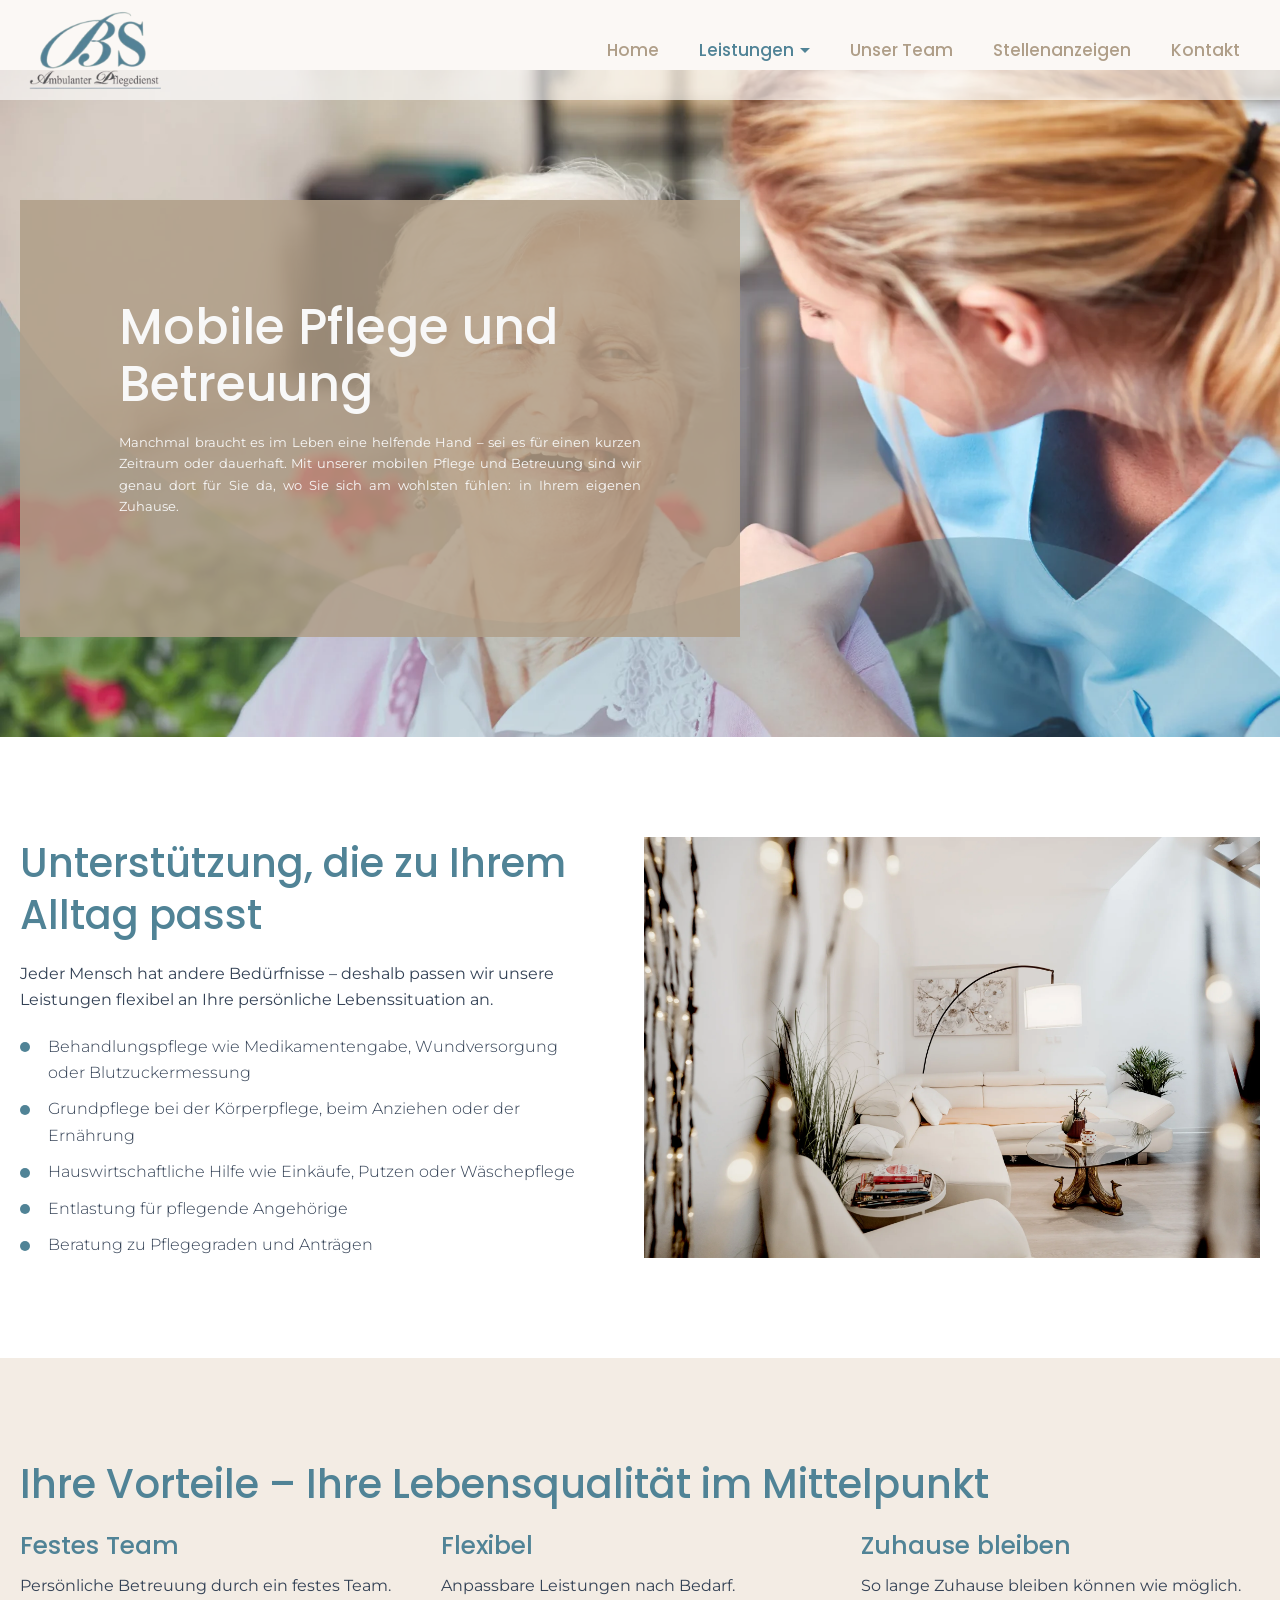
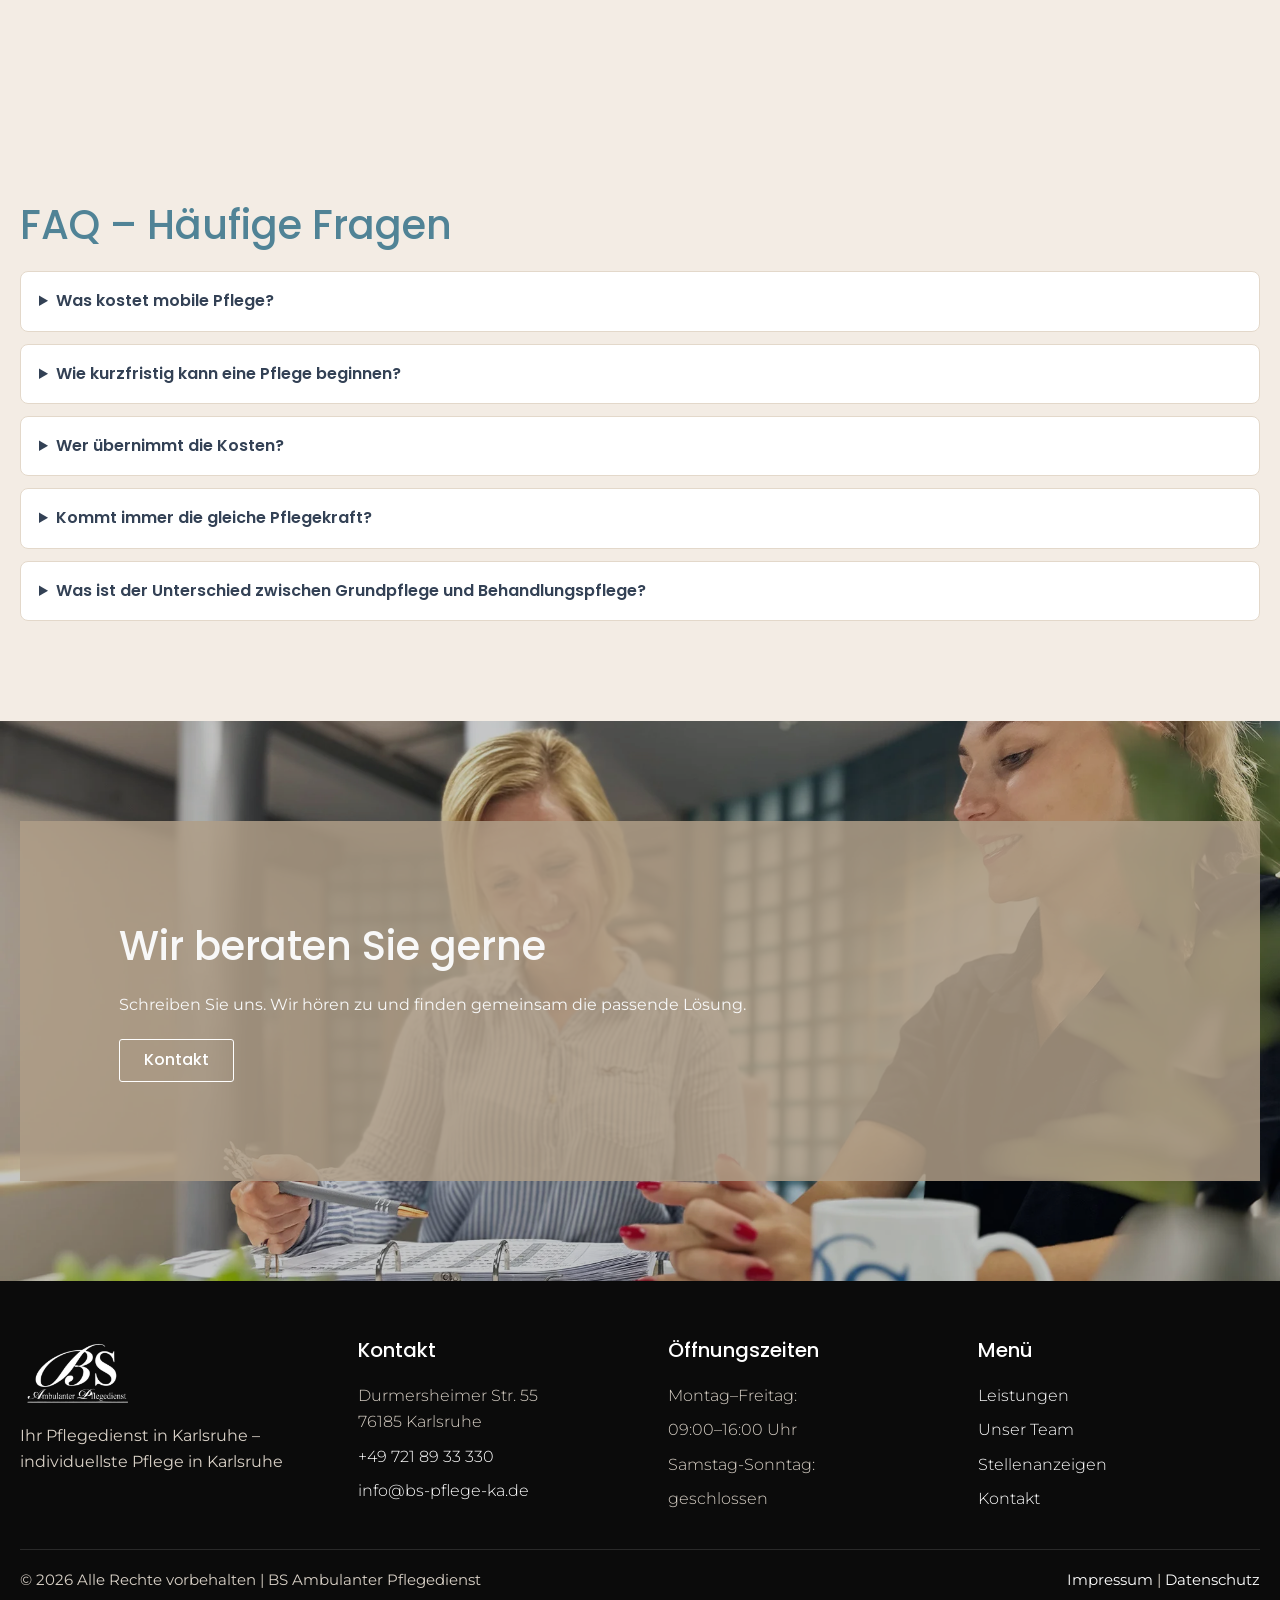
<file: mobile-pflege.html>
<!doctype html>
<html lang="de-DE">
<head>
  <meta charset="utf-8">
  <meta name="viewport" content="width=device-width,initial-scale=1">
  <title>Mobile Pflege & Betreuung in Karlsruhe – BS Pflegedienst</title>
  <meta name="description" content="Individuelle Pflege zu Hause in Karlsruhe: Behandlungspflege, Grundpflege und Entlastung für Angehörige. Jetzt unverbindlich beraten lassen!">
  <meta name="leadwerk:focus-keyphrase" content="Mobile Pflege Karlsruhe">
  <meta property="og:image" content="assets/og-default.webp">
  <link rel="icon" type="image/webp" href="assets/favicon.webp">
  <link rel="apple-touch-icon" href="assets/favicon.webp">
  <link rel="stylesheet" href="css/styles.css">
  <script type="module" src="js/main.js"></script>
</head>
<body>
  <a class="skip-link" href="#content">Zum Inhalt</a>
  <header class="site-header">
    <nav class="wrap nav" aria-label="Hauptnavigation">
      <a class="brand" href="index.html" data-lw-page-ref="bs-pflege-home-v1">
        <img data-lw-global="brand.logo" data-lw-type="image" src="assets/logo.webp" alt="BS Ambulanter Pflegedienst">
        <span class="visually-hidden" data-lw-global="brand.name" data-lw-type="text">BS Ambulanter Pflegedienst</span>
      </a>
      <button class="nav-toggle" type="button" aria-expanded="false" aria-controls="site-menu"><span></span><span class="visually-hidden">Menü</span></button>
      <div class="nav-links" id="site-menu">
        <a href="index.html" data-lw-page-ref="bs-pflege-home-v1">Home</a>
        <div class="nav-item nav-item--sub">
          <a href="leistungen.html" data-lw-page-ref="bs-pflege-leistungen-v1" aria-current="page">Leistungen</a>
          <div class="nav-sub">
            <a href="leistungen.html" data-lw-page-ref="bs-pflege-leistungen-v1">Alle Leistungen</a>
            <a href="mobile-pflege.html" data-lw-page-ref="bs-pflege-mobile-pflege-v1">Mobile Pflege und Betreuung</a>
            <a href="wohngemeinschaften.html" data-lw-page-ref="bs-pflege-wohngemeinschaften-v1">Ambulant betreute Wohngemeinschaft</a>
            <a href="kurzzeitpflege.html" data-lw-page-ref="bs-pflege-kurzzeitpflege-v1">Kurzzeitpflege oder Verhinderungspflege</a>
            <a href="pflege-zuhause.html" data-lw-page-ref="bs-pflege-pflege-zuhause-v1">24h Pflege in der eigenen Häuslichkeit</a>
          </div>
        </div>
        <a href="unser-team.html" data-lw-page-ref="bs-pflege-unser-team-v1">Unser Team</a>
        <a href="stellenanzeigen.html" data-lw-page-ref="bs-pflege-stellenanzeigen-v1">Stellenanzeigen</a>
        <a href="kontakt.html" data-lw-page-ref="bs-pflege-kontakt-v1">Kontakt</a>
      </div>
      <div class="site-language-switcher" data-lw-language-switcher-slot hidden></div>
    </nav>
  </header>
  <main id="content">
    <section class="intro-hero" style="background-image:url('assets/cover-intro-mobile.webp')" data-lw-section="hero">
      <div class="wrap">
        <div class="panel panel--taupe anim" data-anim="fadeInLeft">
          <h1 data-lw-field="hero.title" data-lw-type="richtext">Mobile Pflege und Betreuung</h1>
          <p data-lw-field="hero.intro" data-lw-type="textarea">Manchmal braucht es im Leben eine helfende Hand – sei es für einen kurzen Zeitraum oder dauerhaft. Mit unserer mobilen Pflege und Betreuung sind wir genau dort für Sie da, wo Sie sich am wohlsten fühlen: in Ihrem eigenen Zuhause.</p>
        </div>
      </div>
    </section>

    <section class="section section--white" data-lw-section="support">
      <div class="wrap split">
        <div>
          <h2 data-lw-field="support.title" data-lw-type="richtext">Unterstützung, die zu Ihrem Alltag passt</h2>
          <p data-lw-field="support.copy" data-lw-type="textarea">Jeder Mensch hat andere Bedürfnisse – deshalb passen wir unsere Leistungen flexibel an Ihre persönliche Lebenssituation an.</p>
          <ul class="checklist" data-lw-repeater="support.items">
            <li data-lw-item-key="med" data-lw-field="support.item" data-lw-type="text">Behandlungspflege wie Medikamentengabe, Wundversorgung oder Blutzuckermessung</li>
            <li data-lw-item-key="basic" data-lw-field="support.item" data-lw-type="text">Grundpflege bei der Körperpflege, beim Anziehen oder der Ernährung</li>
            <li data-lw-item-key="house" data-lw-field="support.item" data-lw-type="text">Hauswirtschaftliche Hilfe wie Einkäufe, Putzen oder Wäschepflege</li>
            <li data-lw-item-key="family" data-lw-field="support.item" data-lw-type="text">Entlastung für pflegende Angehörige</li>
            <li data-lw-item-key="advice" data-lw-field="support.item" data-lw-type="text">Beratung zu Pflegegraden und Anträgen</li>
          </ul>
        </div>
        <div class="media-frame"><img data-lw-field="support.image" data-lw-type="image" src="./assets/editorial/cover-photo-hands-aae3da8ec2.webp" alt="Pflegekraft reicht einer Seniorin die Hand"></div>
      </div>
    </section>
    <section class="section section--cream" data-lw-section="benefits">
      <div class="wrap">
        <h2 data-lw-field="benefits.title" data-lw-type="richtext">Ihre Vorteile – Ihre Lebensqualität im Mittelpunkt</h2>
        <div class="feature-grid" data-lw-repeater="benefits.items">
          <article class="feature" data-lw-item-key="team"><h3 data-lw-field="benefits.label" data-lw-type="text">Festes Team</h3><p data-lw-field="benefits.copy" data-lw-type="textarea">Persönliche Betreuung durch ein festes Team.</p></article>
          <article class="feature" data-lw-item-key="flex"><h3 data-lw-field="benefits.label" data-lw-type="text">Flexibel</h3><p data-lw-field="benefits.copy" data-lw-type="textarea">Anpassbare Leistungen nach Bedarf.</p></article>
          <article class="feature" data-lw-item-key="home"><h3 data-lw-field="benefits.label" data-lw-type="text">Zuhause bleiben</h3><p data-lw-field="benefits.copy" data-lw-type="textarea">So lange Zuhause bleiben können wie möglich.</p></article>
        </div>
      </div>
    </section>
    <section class="section section--cream" data-lw-section="faq">
      <div class="wrap">
        <h2 data-lw-field="faq.title" data-lw-type="text">FAQ – Häufige Fragen</h2>
        <div class="faq" data-lw-repeater="faq.items">
          <details data-lw-item-key="cost"><summary data-lw-field="faq.question" data-lw-type="text">Was kostet mobile Pflege?</summary><p data-lw-field="faq.answer" data-lw-type="richtext">Die Kosten hängen von den gewünschten Leistungen und dem Pflegegrad ab. Wir beraten Sie gerne und helfen bei der Antragstellung.</p></details>
          <details data-lw-item-key="start"><summary data-lw-field="faq.question" data-lw-type="text">Wie kurzfristig kann eine Pflege beginnen?</summary><p data-lw-field="faq.answer" data-lw-type="richtext">In vielen Fällen können wir kurzfristig unterstützen. Melden Sie sich bei uns – wir finden gemeinsam eine Lösung.</p></details>
          <details data-lw-item-key="pay"><summary data-lw-field="faq.question" data-lw-type="text">Wer übernimmt die Kosten?</summary><p data-lw-field="faq.answer" data-lw-type="richtext">Je nach Pflegegrad und ärztlicher Verordnung übernehmen Pflege- oder Krankenkasse anteilig oder vollständig die Kosten.</p></details>
          <details data-lw-item-key="same"><summary data-lw-field="faq.question" data-lw-type="text">Kommt immer die gleiche Pflegekraft?</summary><p data-lw-field="faq.answer" data-lw-type="richtext">Wir setzen auf feste Bezugspersonen, damit Vertrauen wachsen kann. Bei Krankheit oder Urlaub sorgen wir für qualifizierte Vertretung.</p></details>
          <details data-lw-item-key="diff"><summary data-lw-field="faq.question" data-lw-type="text">Was ist der Unterschied zwischen Grundpflege und Behandlungspflege?</summary><p data-lw-field="faq.answer" data-lw-type="richtext">Grundpflege betrifft alltägliche Hilfeleistungen wie Waschen oder Essen. Behandlungspflege umfasst medizinisch notwendige Maßnahmen, die von Pflegefachkräften durchgeführt werden.</p></details></div>
      </div>
    </section>
    <section class="section section--photo" style="background-image:url('assets/cover-page-hero.webp')" data-lw-section="cta">
      <div class="wrap" style="position:relative">
        <div class="panel panel--taupe reveal">
          <h2 data-lw-field="cta.title" data-lw-type="richtext">Wir beraten Sie gerne</h2>
          <p data-lw-field="cta.copy" data-lw-type="textarea">Schreiben Sie uns. Wir hören zu und finden gemeinsam die passende Lösung.</p>
          <a class="button button--ghost" href="./kontakt.html" data-lw-page-ref="bs-pflege-kontakt-v1" data-lw-field="cta.button" data-lw-type="page_reference">Kontakt</a>
        </div>
      </div>
    </section>

  </main>
  <footer class="site-footer">
    <div class="wrap footer-grid">
      <div class="footer-brand">
        <img data-lw-global="brand.logo_white" data-lw-type="image" src="assets/logo-white.webp" alt="BS Ambulanter Pflegedienst">
        <p data-lw-global="footer.tagline" data-lw-type="text">Ihr Pflegedienst in Karlsruhe – individuellste Pflege in Karlsruhe</p>
      </div>
      <div>
        <h2 data-lw-global="footer.contact_title" data-lw-type="text">Kontakt</h2>
        <ul>
          <li data-lw-global="contact.address" data-lw-type="textarea">Durmersheimer Str. 55<br>76185 Karlsruhe</li>
          <li><a data-lw-global="contact.phone" data-lw-type="text" href="tel:+497218933330">+49 721 89 33 330</a></li>
          <li><a data-lw-global="contact.email" data-lw-type="email" href="mailto:info@bs-pflege-ka.de">info@bs-pflege-ka.de</a></li>
        </ul>
      </div>
      <div>
        <h2 data-lw-global="footer.hours_title" data-lw-type="text">Öffnungszeiten</h2>
        <ul>
          <li data-lw-global="footer.hours_weekdays" data-lw-type="text">Montag–Freitag:</li>
          <li data-lw-global="footer.hours_weekdays_time" data-lw-type="text">09:00–16:00 Uhr</li>
          <li data-lw-global="footer.hours_weekend" data-lw-type="text">Samstag-Sonntag:</li>
          <li data-lw-global="footer.hours_weekend_time" data-lw-type="text">geschlossen</li>
        </ul>
      </div>
      <nav aria-label="Menü">
        <h2>Menü</h2>
        <ul>
          <li><a href="leistungen.html" data-lw-page-ref="bs-pflege-leistungen-v1">Leistungen</a></li>
          <li><a href="unser-team.html" data-lw-page-ref="bs-pflege-unser-team-v1">Unser Team</a></li>
          <li><a href="stellenanzeigen.html" data-lw-page-ref="bs-pflege-stellenanzeigen-v1">Stellenanzeigen</a></li>
          <li><a href="kontakt.html" data-lw-page-ref="bs-pflege-kontakt-v1">Kontakt</a></li>
        </ul>
      </nav>
    </div>
    <div class="wrap footer-bottom">
      <p data-lw-global="footer.copyright" data-lw-type="text">© 2026 Alle Rechte vorbehalten | BS Ambulanter Pflegedienst</p>
      <p><a href="impressum.html" data-lw-page-ref="bs-pflege-impressum-v1">Impressum</a> | <a href="datenschutz.html" data-lw-page-ref="bs-pflege-datenschutz-v1">Datenschutz</a></p>
    </div>
  </footer>
</body>
</html>
</file>
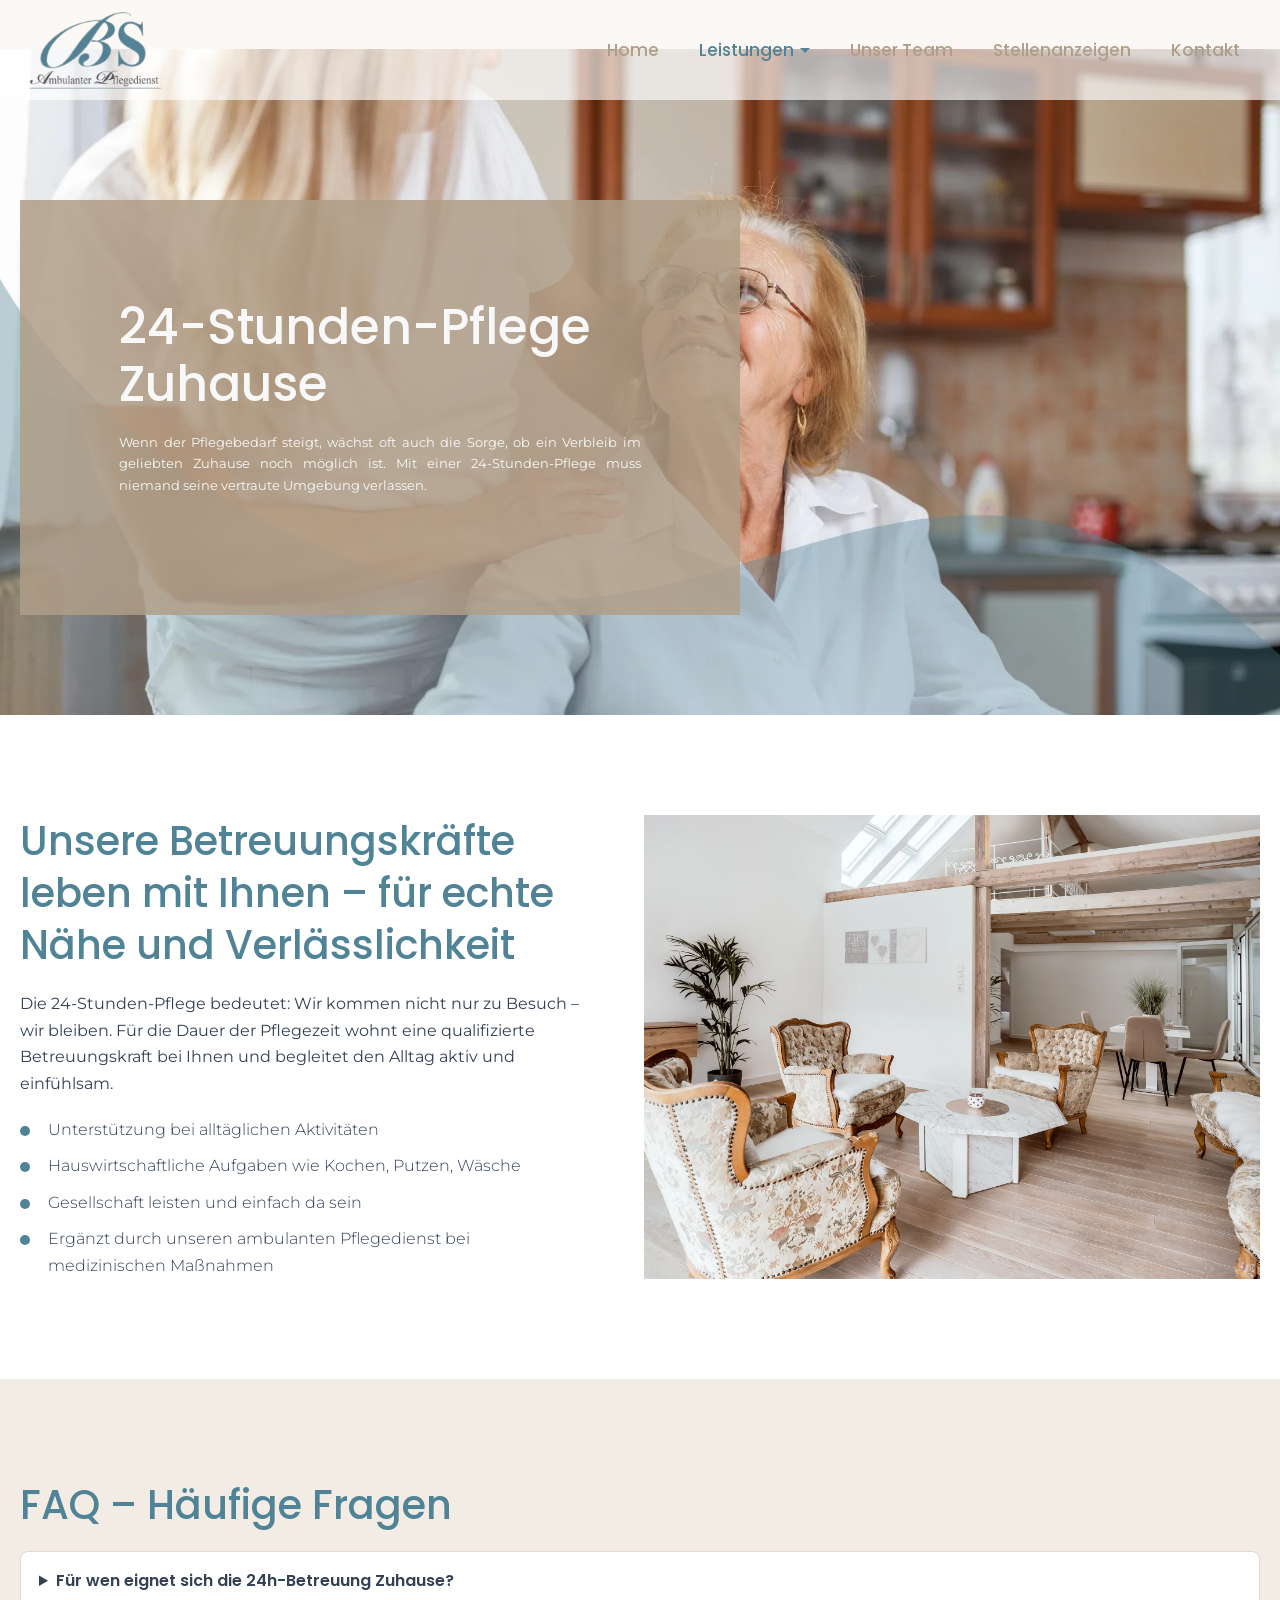
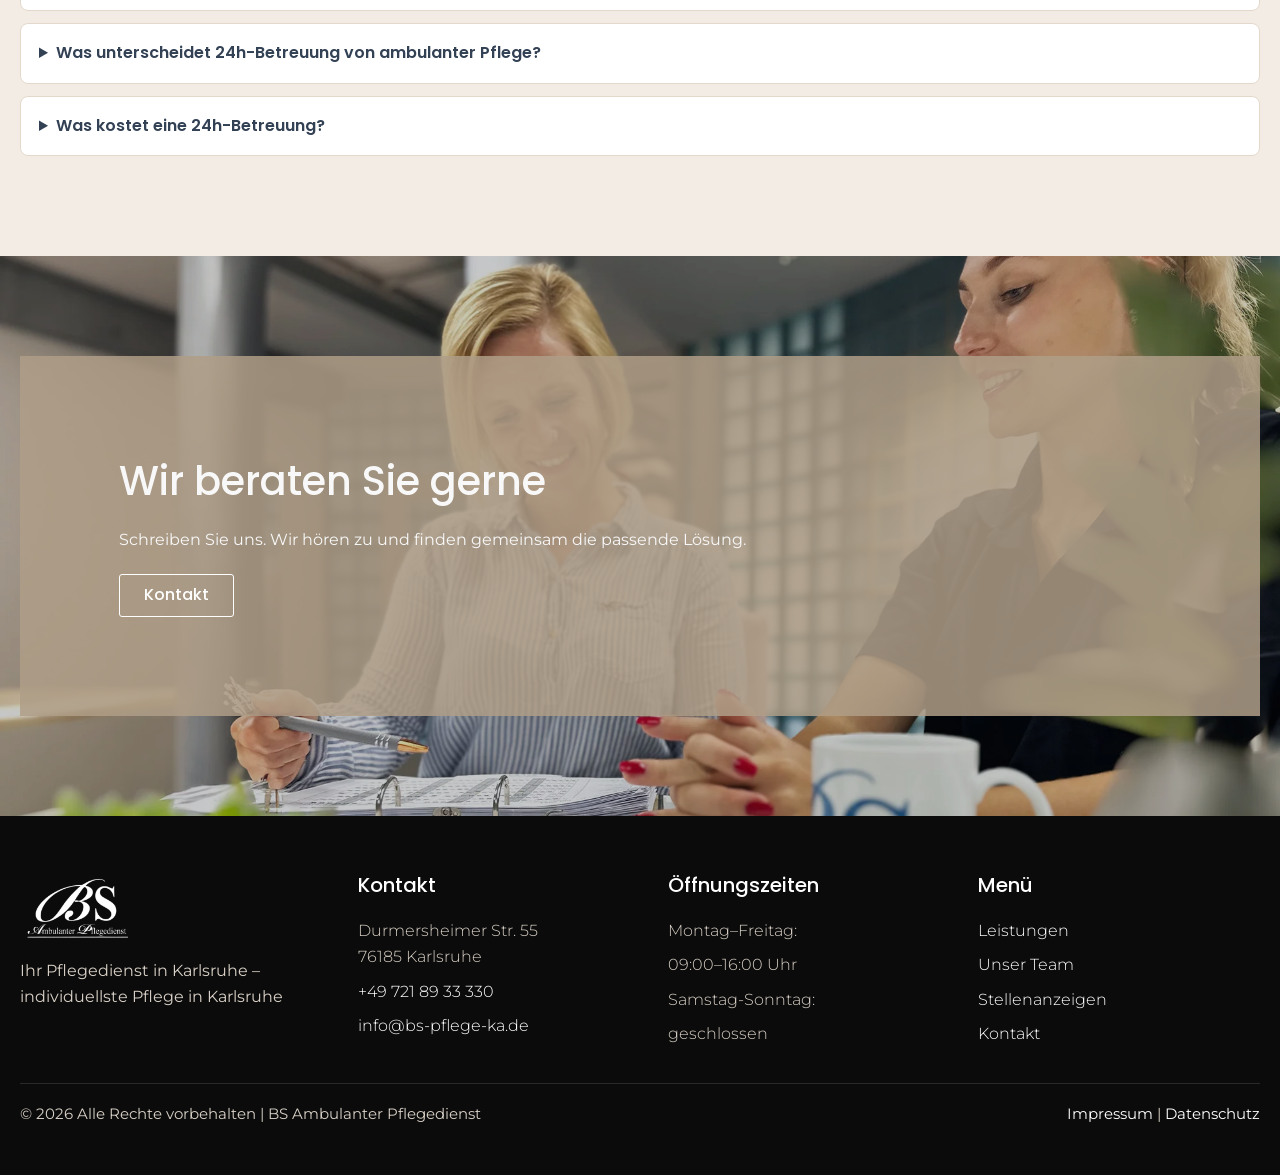
<file: pflege-zuhause.html>
<!doctype html>
<html lang="de-DE">
<head>
  <meta charset="utf-8">
  <meta name="viewport" content="width=device-width,initial-scale=1">
  <title>24-Stunden-Pflege zu Hause in Karlsruhe - BS Pflegedienst</title>
  <meta name="description" content="Individuelle Pflege zu Hause in Karlsruhe: Behandlungspflege, Grundpflege und Entlastung für Angehörige. Jetzt unverbindlich beraten lassen!">
  <meta name="leadwerk:focus-keyphrase" content="24 Stunden Pflege Karlsruhe">
  <meta property="og:image" content="assets/og-default.webp">
  <link rel="icon" type="image/webp" href="assets/favicon.webp">
  <link rel="apple-touch-icon" href="assets/favicon.webp">
  <link rel="stylesheet" href="css/styles.css">
  <script type="module" src="js/main.js"></script>
</head>
<body>
  <a class="skip-link" href="#content">Zum Inhalt</a>
  <header class="site-header">
    <nav class="wrap nav" aria-label="Hauptnavigation">
      <a class="brand" href="index.html" data-lw-page-ref="bs-pflege-home-v1">
        <img data-lw-global="brand.logo" data-lw-type="image" src="assets/logo.webp" alt="BS Ambulanter Pflegedienst">
        <span class="visually-hidden" data-lw-global="brand.name" data-lw-type="text">BS Ambulanter Pflegedienst</span>
      </a>
      <button class="nav-toggle" type="button" aria-expanded="false" aria-controls="site-menu"><span></span><span class="visually-hidden">Menü</span></button>
      <div class="nav-links" id="site-menu">
        <a href="index.html" data-lw-page-ref="bs-pflege-home-v1">Home</a>
        <div class="nav-item nav-item--sub">
          <a href="leistungen.html" data-lw-page-ref="bs-pflege-leistungen-v1" aria-current="page">Leistungen</a>
          <div class="nav-sub">
            <a href="leistungen.html" data-lw-page-ref="bs-pflege-leistungen-v1">Alle Leistungen</a>
            <a href="mobile-pflege.html" data-lw-page-ref="bs-pflege-mobile-pflege-v1">Mobile Pflege und Betreuung</a>
            <a href="wohngemeinschaften.html" data-lw-page-ref="bs-pflege-wohngemeinschaften-v1">Ambulant betreute Wohngemeinschaft</a>
            <a href="kurzzeitpflege.html" data-lw-page-ref="bs-pflege-kurzzeitpflege-v1">Kurzzeitpflege oder Verhinderungspflege</a>
            <a href="pflege-zuhause.html" data-lw-page-ref="bs-pflege-pflege-zuhause-v1">24h Pflege in der eigenen Häuslichkeit</a>
          </div>
        </div>
        <a href="unser-team.html" data-lw-page-ref="bs-pflege-unser-team-v1">Unser Team</a>
        <a href="stellenanzeigen.html" data-lw-page-ref="bs-pflege-stellenanzeigen-v1">Stellenanzeigen</a>
        <a href="kontakt.html" data-lw-page-ref="bs-pflege-kontakt-v1">Kontakt</a>
      </div>
      <div class="site-language-switcher" data-lw-language-switcher-slot hidden></div>
    </nav>
  </header>
  <main id="content">
    <section class="intro-hero" style="background-image:url('assets/cover-intro-home24.webp')" data-lw-section="hero">
      <div class="wrap">
        <div class="panel panel--taupe anim" data-anim="fadeInLeft">
          <h1 data-lw-field="hero.title" data-lw-type="richtext">24-Stunden-Pflege Zuhause</h1>
          <p data-lw-field="hero.intro" data-lw-type="textarea">Wenn der Pflegebedarf steigt, wächst oft auch die Sorge, ob ein Verbleib im geliebten Zuhause noch möglich ist. Mit einer 24-Stunden-Pflege muss niemand seine vertraute Umgebung verlassen.</p>
        </div>
      </div>
    </section>

    <section class="section section--white" data-lw-section="livein">
      <div class="wrap split">
        <div>
          <h2 data-lw-field="livein.title" data-lw-type="richtext">Unsere Betreuungskräfte leben mit Ihnen – für echte Nähe und Verlässlichkeit</h2>
          <p data-lw-field="livein.copy" data-lw-type="textarea">Die 24-Stunden-Pflege bedeutet: Wir kommen nicht nur zu Besuch – wir bleiben. Für die Dauer der Pflegezeit wohnt eine qualifizierte Betreuungskraft bei Ihnen und begleitet den Alltag aktiv und einfühlsam.</p>
          <ul class="checklist" data-lw-repeater="livein.items">
            <li data-lw-item-key="daily" data-lw-field="livein.item" data-lw-type="text">Unterstützung bei alltäglichen Aktivitäten</li>
            <li data-lw-item-key="house" data-lw-field="livein.item" data-lw-type="text">Hauswirtschaftliche Aufgaben wie Kochen, Putzen, Wäsche</li>
            <li data-lw-item-key="company" data-lw-field="livein.item" data-lw-type="text">Gesellschaft leisten und einfach da sein</li>
            <li data-lw-item-key="med" data-lw-field="livein.item" data-lw-type="text">Ergänzt durch unseren ambulanten Pflegedienst bei medizinischen Maßnahmen</li>
          </ul>
        </div>
        <div class="media-frame"><img data-lw-field="livein.image" data-lw-type="image" src="./assets/editorial/cover-photo-together-551ba87b0b.webp" alt="Gemeinsamer Alltag in der 24-Stunden-Betreuung"></div>
      </div>
    </section>
    <section class="section section--cream" data-lw-section="faq">
      <div class="wrap">
        <h2 data-lw-field="faq.title" data-lw-type="text">FAQ – Häufige Fragen</h2>
        <div class="faq" data-lw-repeater="faq.items">
          <details data-lw-item-key="who"><summary data-lw-field="faq.question" data-lw-type="text">Für wen eignet sich die 24h-Betreuung Zuhause?</summary><p data-lw-field="faq.answer" data-lw-type="richtext">Für Menschen mit höherem Pflege- und Betreuungsbedarf, die Zuhause bleiben möchten. Wichtig ist ein eigenes Zimmer für die Betreuungskraft.</p></details>
          <details data-lw-item-key="diff"><summary data-lw-field="faq.question" data-lw-type="text">Was unterscheidet 24h-Betreuung von ambulanter Pflege?</summary><p data-lw-field="faq.answer" data-lw-type="richtext">Ambulante Pflege kommt zu festgelegten Zeiten. 24h-Betreuung bedeutet: Die Betreuungskraft lebt im Haushalt und ist dauerhaft präsent.</p></details>
          <details data-lw-item-key="cost"><summary data-lw-field="faq.question" data-lw-type="text">Was kostet eine 24h-Betreuung?</summary><p data-lw-field="faq.answer" data-lw-type="richtext">Die Kosten hängen vom Betreuungsumfang und der Qualifikation ab. Wir beraten transparent und helfen bei Zuschüssen und Anträgen.</p></details></div>
      </div>
    </section>
    <section class="section section--photo" style="background-image:url('assets/cover-page-hero.webp')" data-lw-section="cta">
      <div class="wrap" style="position:relative">
        <div class="panel panel--taupe reveal">
          <h2 data-lw-field="cta.title" data-lw-type="richtext">Wir beraten Sie gerne</h2>
          <p data-lw-field="cta.copy" data-lw-type="textarea">Schreiben Sie uns. Wir hören zu und finden gemeinsam die passende Lösung.</p>
          <a class="button button--ghost" href="./kontakt.html" data-lw-page-ref="bs-pflege-kontakt-v1" data-lw-field="cta.button" data-lw-type="page_reference">Kontakt</a>
        </div>
      </div>
    </section>

  </main>
  <footer class="site-footer">
    <div class="wrap footer-grid">
      <div class="footer-brand">
        <img data-lw-global="brand.logo_white" data-lw-type="image" src="assets/logo-white.webp" alt="BS Ambulanter Pflegedienst">
        <p data-lw-global="footer.tagline" data-lw-type="text">Ihr Pflegedienst in Karlsruhe – individuellste Pflege in Karlsruhe</p>
      </div>
      <div>
        <h2 data-lw-global="footer.contact_title" data-lw-type="text">Kontakt</h2>
        <ul>
          <li data-lw-global="contact.address" data-lw-type="textarea">Durmersheimer Str. 55<br>76185 Karlsruhe</li>
          <li><a data-lw-global="contact.phone" data-lw-type="text" href="tel:+497218933330">+49 721 89 33 330</a></li>
          <li><a data-lw-global="contact.email" data-lw-type="email" href="mailto:info@bs-pflege-ka.de">info@bs-pflege-ka.de</a></li>
        </ul>
      </div>
      <div>
        <h2 data-lw-global="footer.hours_title" data-lw-type="text">Öffnungszeiten</h2>
        <ul>
          <li data-lw-global="footer.hours_weekdays" data-lw-type="text">Montag–Freitag:</li>
          <li data-lw-global="footer.hours_weekdays_time" data-lw-type="text">09:00–16:00 Uhr</li>
          <li data-lw-global="footer.hours_weekend" data-lw-type="text">Samstag-Sonntag:</li>
          <li data-lw-global="footer.hours_weekend_time" data-lw-type="text">geschlossen</li>
        </ul>
      </div>
      <nav aria-label="Menü">
        <h2>Menü</h2>
        <ul>
          <li><a href="leistungen.html" data-lw-page-ref="bs-pflege-leistungen-v1">Leistungen</a></li>
          <li><a href="unser-team.html" data-lw-page-ref="bs-pflege-unser-team-v1">Unser Team</a></li>
          <li><a href="stellenanzeigen.html" data-lw-page-ref="bs-pflege-stellenanzeigen-v1">Stellenanzeigen</a></li>
          <li><a href="kontakt.html" data-lw-page-ref="bs-pflege-kontakt-v1">Kontakt</a></li>
        </ul>
      </nav>
    </div>
    <div class="wrap footer-bottom">
      <p data-lw-global="footer.copyright" data-lw-type="text">© 2026 Alle Rechte vorbehalten | BS Ambulanter Pflegedienst</p>
      <p><a href="impressum.html" data-lw-page-ref="bs-pflege-impressum-v1">Impressum</a> | <a href="datenschutz.html" data-lw-page-ref="bs-pflege-datenschutz-v1">Datenschutz</a></p>
    </div>
  </footer>
</body>
</html>
</file>
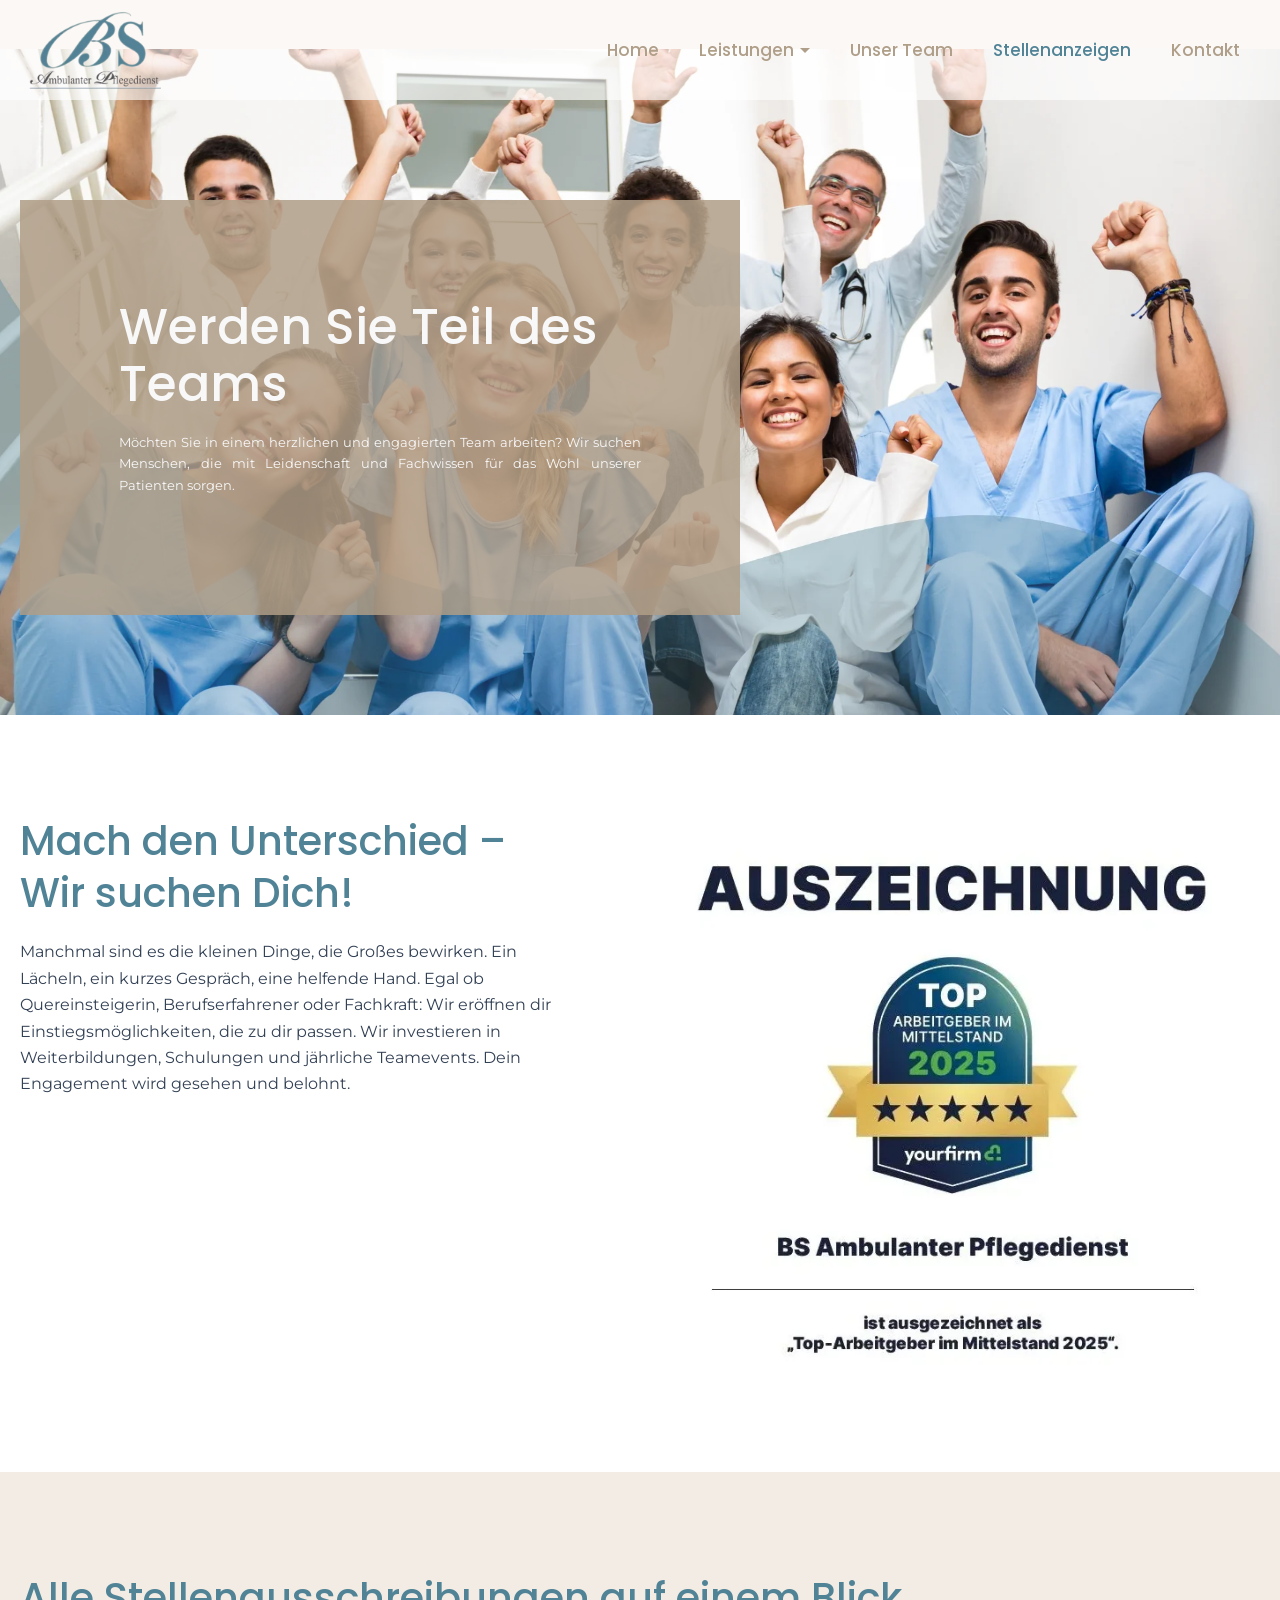
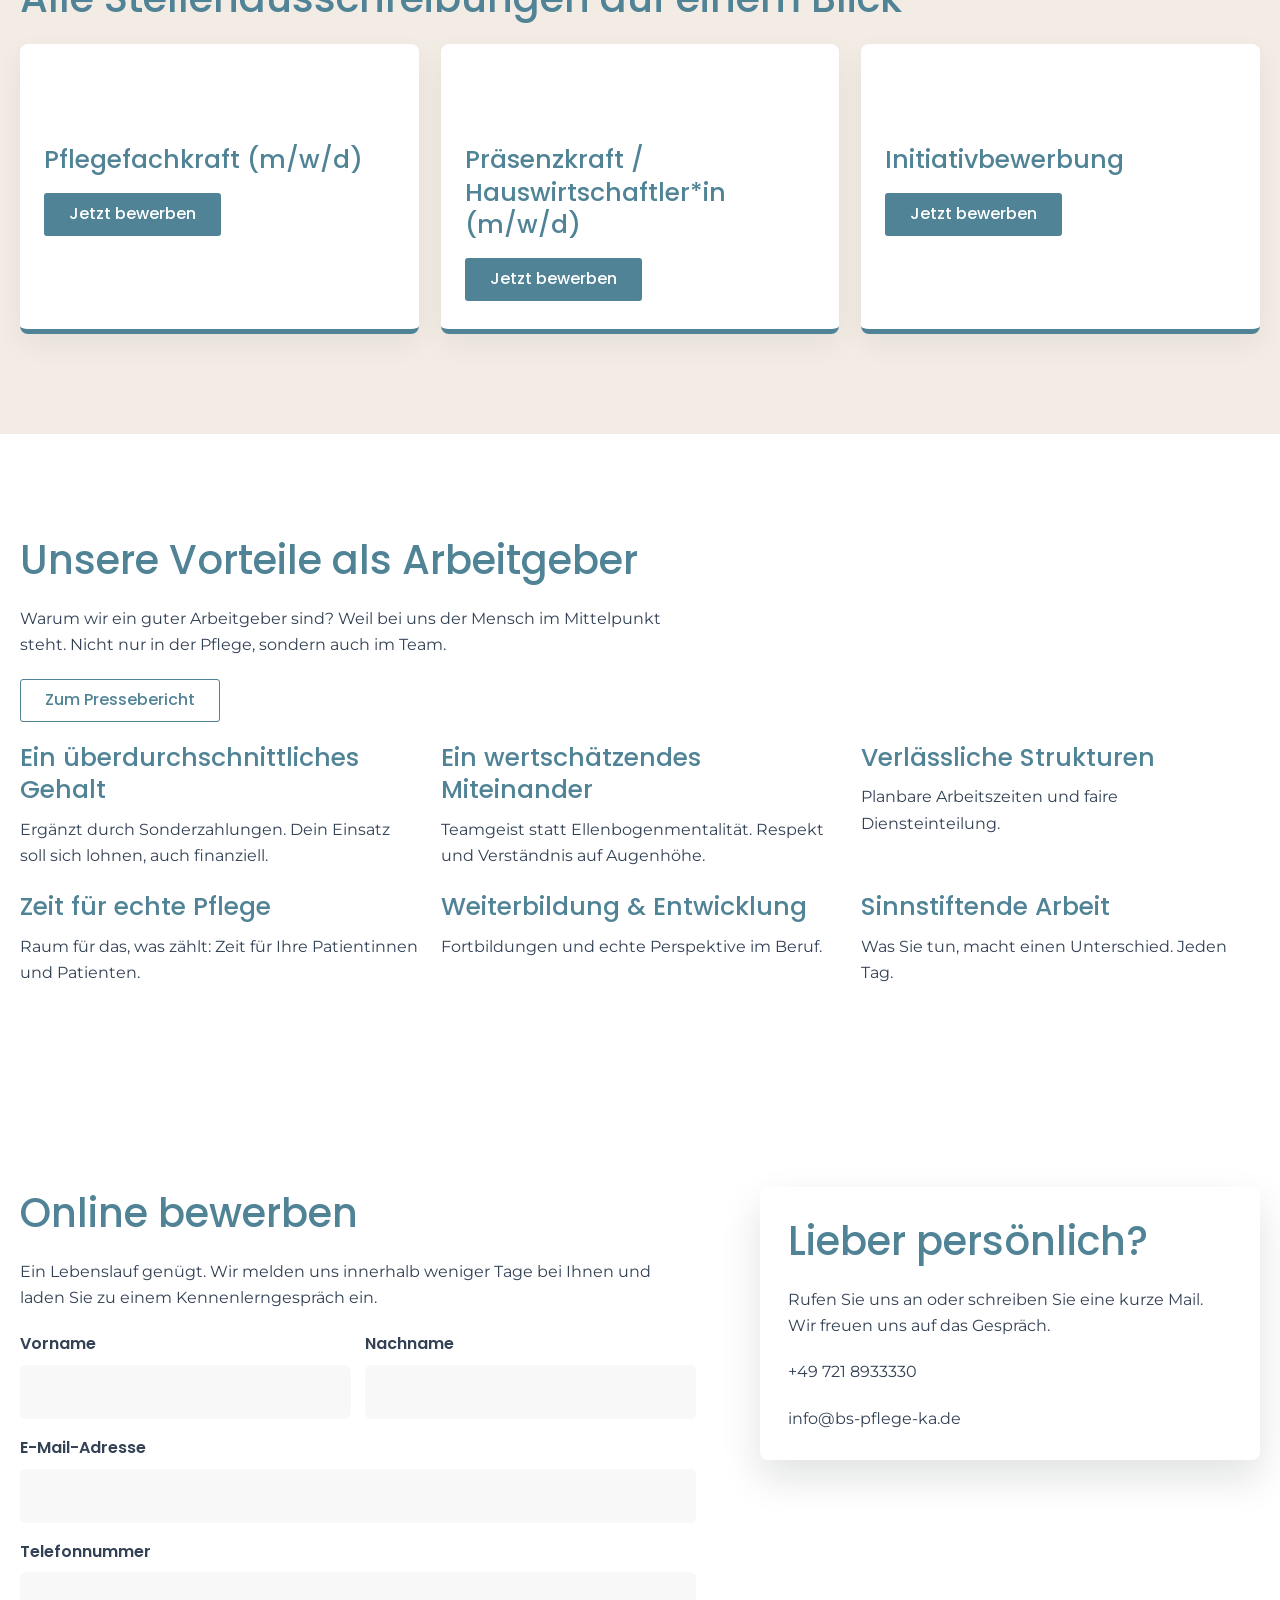
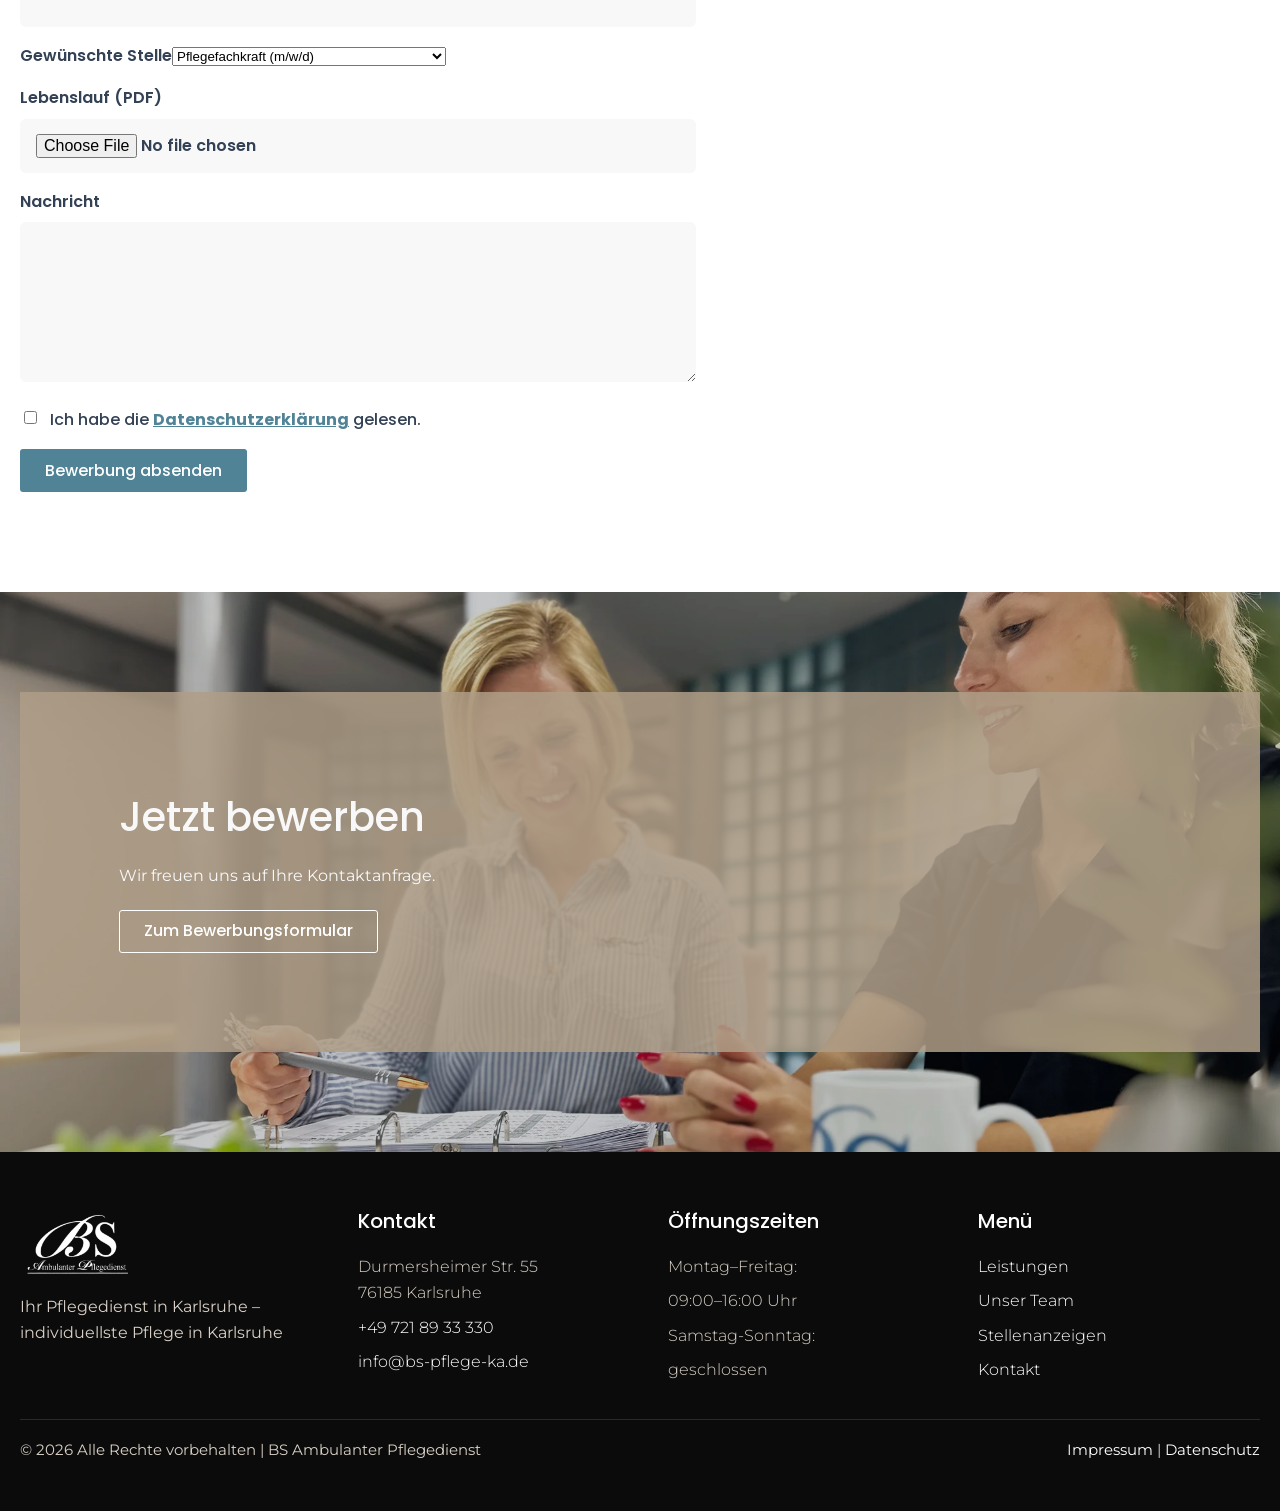
<file: stellenanzeigen.html>
<!doctype html>
<html lang="de-DE">
<head>
  <meta charset="utf-8">
  <meta name="viewport" content="width=device-width,initial-scale=1">
  <title>Karriere bei BS Ambulanter Pflegedienst Karlsruhe – Jetzt bewerben!</title>
  <meta name="description" content="Werde Teil unseres Teams in Karlsruhe! Attraktive Stellenangebote in der Pflege – flexible Arbeitszeiten, überdurchschnittliches Gehalt uvm.">
  <meta name="leadwerk:focus-keyphrase" content="Pflege Jobs Karlsruhe">
  <meta property="og:image" content="assets/og-default.webp">
  <link rel="icon" type="image/webp" href="assets/favicon.webp">
  <link rel="apple-touch-icon" href="assets/favicon.webp">
  <link rel="stylesheet" href="css/styles.css">
  <script type="module" src="js/main.js"></script>
</head>
<body>
  <a class="skip-link" href="#content">Zum Inhalt</a>
  <header class="site-header">
    <nav class="wrap nav" aria-label="Hauptnavigation">
      <a class="brand" href="index.html" data-lw-page-ref="bs-pflege-home-v1">
        <img data-lw-global="brand.logo" data-lw-type="image" src="assets/logo.webp" alt="BS Ambulanter Pflegedienst">
        <span class="visually-hidden" data-lw-global="brand.name" data-lw-type="text">BS Ambulanter Pflegedienst</span>
      </a>
      <button class="nav-toggle" type="button" aria-expanded="false" aria-controls="site-menu"><span></span><span class="visually-hidden">Menü</span></button>
      <div class="nav-links" id="site-menu">
        <a href="index.html" data-lw-page-ref="bs-pflege-home-v1">Home</a>
        <div class="nav-item nav-item--sub">
          <a href="leistungen.html" data-lw-page-ref="bs-pflege-leistungen-v1">Leistungen</a>
          <div class="nav-sub">
            <a href="leistungen.html" data-lw-page-ref="bs-pflege-leistungen-v1">Alle Leistungen</a>
            <a href="mobile-pflege.html" data-lw-page-ref="bs-pflege-mobile-pflege-v1">Mobile Pflege und Betreuung</a>
            <a href="wohngemeinschaften.html" data-lw-page-ref="bs-pflege-wohngemeinschaften-v1">Ambulant betreute Wohngemeinschaft</a>
            <a href="kurzzeitpflege.html" data-lw-page-ref="bs-pflege-kurzzeitpflege-v1">Kurzzeitpflege oder Verhinderungspflege</a>
            <a href="pflege-zuhause.html" data-lw-page-ref="bs-pflege-pflege-zuhause-v1">24h Pflege in der eigenen Häuslichkeit</a>
          </div>
        </div>
        <a href="unser-team.html" data-lw-page-ref="bs-pflege-unser-team-v1">Unser Team</a>
        <a href="stellenanzeigen.html" data-lw-page-ref="bs-pflege-stellenanzeigen-v1" aria-current="page">Stellenanzeigen</a>
        <a href="kontakt.html" data-lw-page-ref="bs-pflege-kontakt-v1">Kontakt</a>
      </div>
      <div class="site-language-switcher" data-lw-language-switcher-slot hidden></div>
    </nav>
  </header>
  <main id="content">
    <section class="intro-hero" style="background-image:url('assets/cover-intro-jobs.webp')" data-lw-section="hero">
      <div class="wrap">
        <div class="panel panel--taupe anim" data-anim="fadeInLeft">
          <h1 data-lw-field="hero.title" data-lw-type="richtext">Werden Sie Teil des Teams</h1>
          <p data-lw-field="hero.intro" data-lw-type="textarea">Möchten Sie in einem herzlichen und engagierten Team arbeiten? Wir suchen Menschen, die mit Leidenschaft und Fachwissen für das Wohl unserer Patienten sorgen.</p>
        </div>
      </div>
    </section>

    <section class="section section--white" data-lw-section="intro">
      <div class="wrap split">
        <div>
          <h2 data-lw-field="intro.title" data-lw-type="richtext">Mach den Unterschied – Wir suchen Dich!</h2>
          <p data-lw-field="intro.copy" data-lw-type="textarea">Manchmal sind es die kleinen Dinge, die Großes bewirken. Ein Lächeln, ein kurzes Gespräch, eine helfende Hand. Egal ob Quereinsteigerin, Berufserfahrener oder Fachkraft: Wir eröffnen dir Einstiegsmöglichkeiten, die zu dir passen. Wir investieren in Weiterbildungen, Schulungen und jährliche Teamevents. Dein Engagement wird gesehen und belohnt.</p>
        </div>
        <div class="media-frame"><img data-lw-field="intro.image" data-lw-type="image" src="./assets/editorial/cover-employer-2ee3777e40.webp" alt="Top Arbeitgeber Auszeichnung"></div>
      </div>
    </section>
    <section class="section section--cream" data-lw-section="openings">
      <div class="wrap">
        <h2 data-lw-field="openings.title" data-lw-type="text">Alle Stellenausschreibungen auf einem Blick</h2>
        <div class="job-openings" data-lw-repeater="openings.items">
          <article class="opening" data-lw-item-key="nurse">
            <img src="assets/icon-pflege.webp" alt="" width="72" height="72" data-lw-decorative="true">
            <h3 data-lw-field="openings.title_item" data-lw-type="text">Pflegefachkraft (m/w/d)</h3>
            <a class="button" href="#bewerbung">Jetzt bewerben</a>
          </article>
          <article class="opening" data-lw-item-key="presence">
            <img src="assets/icon-pflege.webp" alt="" width="72" height="72" data-lw-decorative="true">
            <h3 data-lw-field="openings.title_item" data-lw-type="text">Präsenzkraft / Hauswirtschaftler*in (m/w/d)</h3>
            <a class="button" href="#bewerbung">Jetzt bewerben</a>
          </article>
          <article class="opening" data-lw-item-key="initiative">
            <img src="assets/icon-administration.webp" alt="" width="72" height="72" data-lw-decorative="true">
            <h3 data-lw-field="openings.title_item" data-lw-type="text">Initiativbewerbung</h3>
            <a class="button" href="#bewerbung">Jetzt bewerben</a>
          </article>
        </div>
      </div>
    </section>
    <section class="section section--white" data-lw-section="perks">
      <div class="wrap">
        <h2 data-lw-field="perks.title" data-lw-type="richtext">Unsere Vorteile als Arbeitgeber</h2>
        <p class="lead" data-lw-field="perks.copy" data-lw-type="textarea">Warum wir ein guter Arbeitgeber sind? Weil bei uns der Mensch im Mittelpunkt steht. Nicht nur in der Pflege, sondern auch im Team.</p>
        <p><a class="button button--ghost-dark" href="assets/bs-pflege-top-arbeitgeber.pdf">Zum Pressebericht</a></p>
        <div class="feature-grid" data-lw-repeater="perks.items">
          <article class="feature" data-lw-item-key="pay"><h3 data-lw-field="perks.label" data-lw-type="text">Ein überdurchschnittliches Gehalt</h3><p data-lw-field="perks.item_copy" data-lw-type="textarea">Ergänzt durch Sonderzahlungen. Dein Einsatz soll sich lohnen, auch finanziell.</p></article>
          <article class="feature" data-lw-item-key="team"><h3 data-lw-field="perks.label" data-lw-type="text">Ein wertschätzendes Miteinander</h3><p data-lw-field="perks.item_copy" data-lw-type="textarea">Teamgeist statt Ellenbogenmentalität. Respekt und Verständnis auf Augenhöhe.</p></article>
          <article class="feature" data-lw-item-key="time"><h3 data-lw-field="perks.label" data-lw-type="text">Verlässliche Strukturen</h3><p data-lw-field="perks.item_copy" data-lw-type="textarea">Planbare Arbeitszeiten und faire Diensteinteilung.</p></article>
          <article class="feature" data-lw-item-key="care"><h3 data-lw-field="perks.label" data-lw-type="text">Zeit für echte Pflege</h3><p data-lw-field="perks.item_copy" data-lw-type="textarea">Raum für das, was zählt: Zeit für Ihre Patientinnen und Patienten.</p></article>
          <article class="feature" data-lw-item-key="learn"><h3 data-lw-field="perks.label" data-lw-type="text">Weiterbildung &amp; Entwicklung</h3><p data-lw-field="perks.item_copy" data-lw-type="textarea">Fortbildungen und echte Perspektive im Beruf.</p></article>
          <article class="feature" data-lw-item-key="meaning"><h3 data-lw-field="perks.label" data-lw-type="text">Sinnstiftende Arbeit</h3><p data-lw-field="perks.item_copy" data-lw-type="textarea">Was Sie tun, macht einen Unterschied. Jeden Tag.</p></article>
        </div>
      </div>
    </section>
    <section class="section section--white" id="bewerbung" data-lw-section="application">
      <div class="wrap form-layout">
        <div>
          <h2 data-lw-field="application.title" data-lw-type="text">Online bewerben</h2>
          <p class="lead" data-lw-field="application.copy" data-lw-type="textarea">Ein Lebenslauf genügt. Wir melden uns innerhalb weniger Tage bei Ihnen und laden Sie zu einem Kennenlerngespräch ein.</p>
          <form id="bewerbung-form" class="form" data-lw-wpforms="application" action="danke.html" method="post" enctype="multipart/form-data">
            <div class="form-row">
              <label>Vorname<input type="text" name="first_name" autocomplete="given-name" required></label>
              <label>Nachname<input type="text" name="last_name" autocomplete="family-name" required></label>
            </div>
            <label>E-Mail-Adresse<input type="email" name="email" autocomplete="email" required></label>
            <label>Telefonnummer<input type="tel" name="phone" autocomplete="tel" required></label>
            <label>Gewünschte Stelle<select name="position" required>
              <option value="pflegefachkraft">Pflegefachkraft (m/w/d)</option>
              <option value="praesenzkraft">Präsenzkraft / Hauswirtschaftler*in (m/w/d)</option>
              <option value="initiativ">Initiativbewerbung</option>
            </select></label>
            <label>Lebenslauf (PDF)<input type="file" name="cv" accept=".pdf,.doc,.docx"></label>
            <label>Nachricht<textarea name="message" rows="5"></textarea></label>
            <label class="form-consent"><input type="checkbox" name="consent" value="accepted" required><span>Ich habe die <a href="datenschutz.html" data-lw-page-ref="bs-pflege-datenschutz-v1">Datenschutzerklärung</a> gelesen.</span></label>
            <button class="button" type="submit">Bewerbung absenden</button>
          </form>
        </div>
        <aside class="contact-card" data-lw-section="application_contact">
          <h2 data-lw-field="application_contact.title" data-lw-type="text">Lieber persönlich?</h2>
          <p data-lw-field="application_contact.copy" data-lw-type="textarea">Rufen Sie uns an oder schreiben Sie eine kurze Mail. Wir freuen uns auf das Gespräch.</p>
          <p><a data-lw-field="application_contact.phone" data-lw-type="text" href="tel:+497218933330">+49 721 8933330</a></p>
          <p><a data-lw-field="application_contact.email" data-lw-type="email" href="mailto:info@bs-pflege-ka.de">info@bs-pflege-ka.de</a></p>
        </aside>
      </div>
    </section>
    <section class="section section--photo" style="background-image:url('assets/cover-page-hero.webp')" data-lw-section="cta">
      <div class="wrap" style="position:relative">
        <div class="panel panel--taupe reveal">
          <h2 data-lw-field="cta.title" data-lw-type="richtext">Jetzt bewerben</h2>
          <p data-lw-field="cta.copy" data-lw-type="textarea">Wir freuen uns auf Ihre Kontaktanfrage.</p>
          <a class="button button--ghost" href="#bewerbung">Zum Bewerbungsformular</a>
        </div>
      </div>
    </section>
  </main>
  <footer class="site-footer">
    <div class="wrap footer-grid">
      <div class="footer-brand">
        <img data-lw-global="brand.logo_white" data-lw-type="image" src="assets/logo-white.webp" alt="BS Ambulanter Pflegedienst">
        <p data-lw-global="footer.tagline" data-lw-type="text">Ihr Pflegedienst in Karlsruhe – individuellste Pflege in Karlsruhe</p>
      </div>
      <div>
        <h2 data-lw-global="footer.contact_title" data-lw-type="text">Kontakt</h2>
        <ul>
          <li data-lw-global="contact.address" data-lw-type="textarea">Durmersheimer Str. 55<br>76185 Karlsruhe</li>
          <li><a data-lw-global="contact.phone" data-lw-type="text" href="tel:+497218933330">+49 721 89 33 330</a></li>
          <li><a data-lw-global="contact.email" data-lw-type="email" href="mailto:info@bs-pflege-ka.de">info@bs-pflege-ka.de</a></li>
        </ul>
      </div>
      <div>
        <h2 data-lw-global="footer.hours_title" data-lw-type="text">Öffnungszeiten</h2>
        <ul>
          <li data-lw-global="footer.hours_weekdays" data-lw-type="text">Montag–Freitag:</li>
          <li data-lw-global="footer.hours_weekdays_time" data-lw-type="text">09:00–16:00 Uhr</li>
          <li data-lw-global="footer.hours_weekend" data-lw-type="text">Samstag-Sonntag:</li>
          <li data-lw-global="footer.hours_weekend_time" data-lw-type="text">geschlossen</li>
        </ul>
      </div>
      <nav aria-label="Menü">
        <h2>Menü</h2>
        <ul>
          <li><a href="leistungen.html" data-lw-page-ref="bs-pflege-leistungen-v1">Leistungen</a></li>
          <li><a href="unser-team.html" data-lw-page-ref="bs-pflege-unser-team-v1">Unser Team</a></li>
          <li><a href="stellenanzeigen.html" data-lw-page-ref="bs-pflege-stellenanzeigen-v1">Stellenanzeigen</a></li>
          <li><a href="kontakt.html" data-lw-page-ref="bs-pflege-kontakt-v1">Kontakt</a></li>
        </ul>
      </nav>
    </div>
    <div class="wrap footer-bottom">
      <p data-lw-global="footer.copyright" data-lw-type="text">© 2026 Alle Rechte vorbehalten | BS Ambulanter Pflegedienst</p>
      <p><a href="impressum.html" data-lw-page-ref="bs-pflege-impressum-v1">Impressum</a> | <a href="datenschutz.html" data-lw-page-ref="bs-pflege-datenschutz-v1">Datenschutz</a></p>
    </div>
  </footer>
</body>
</html>
</file>
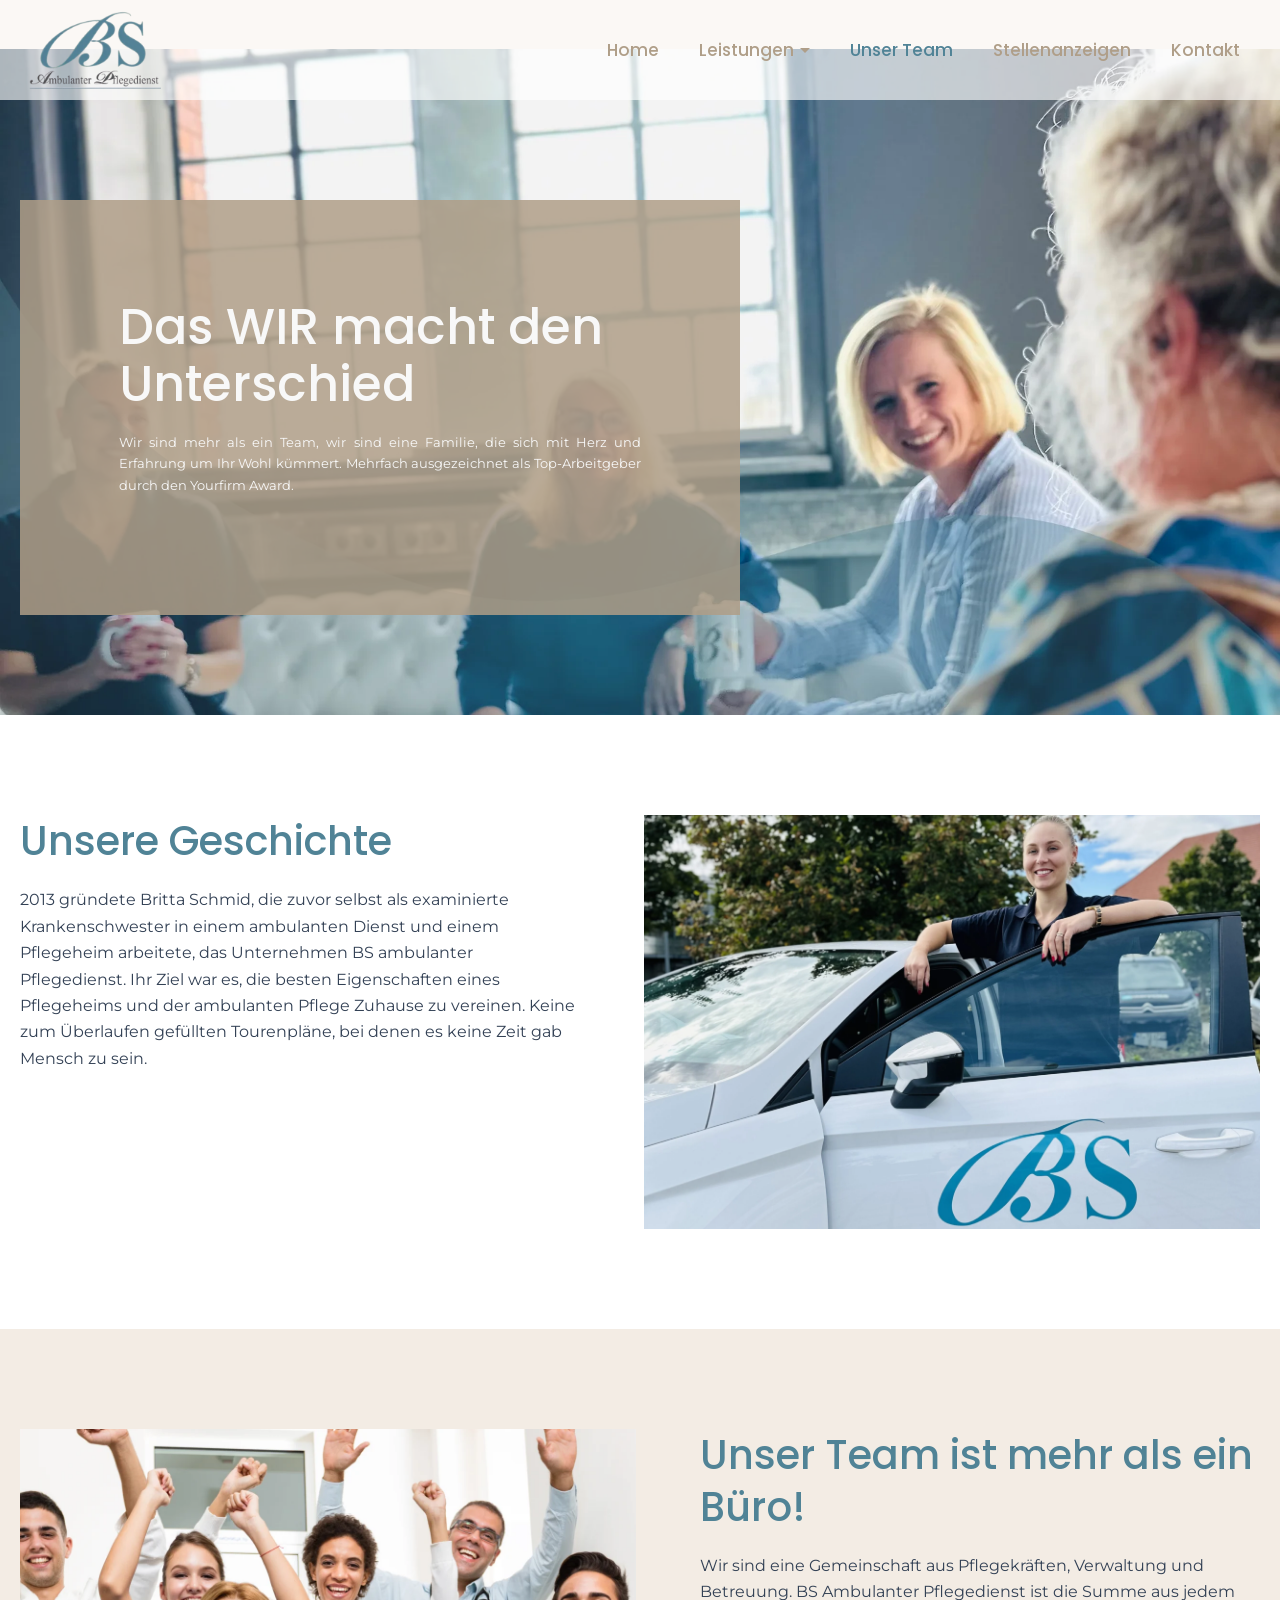
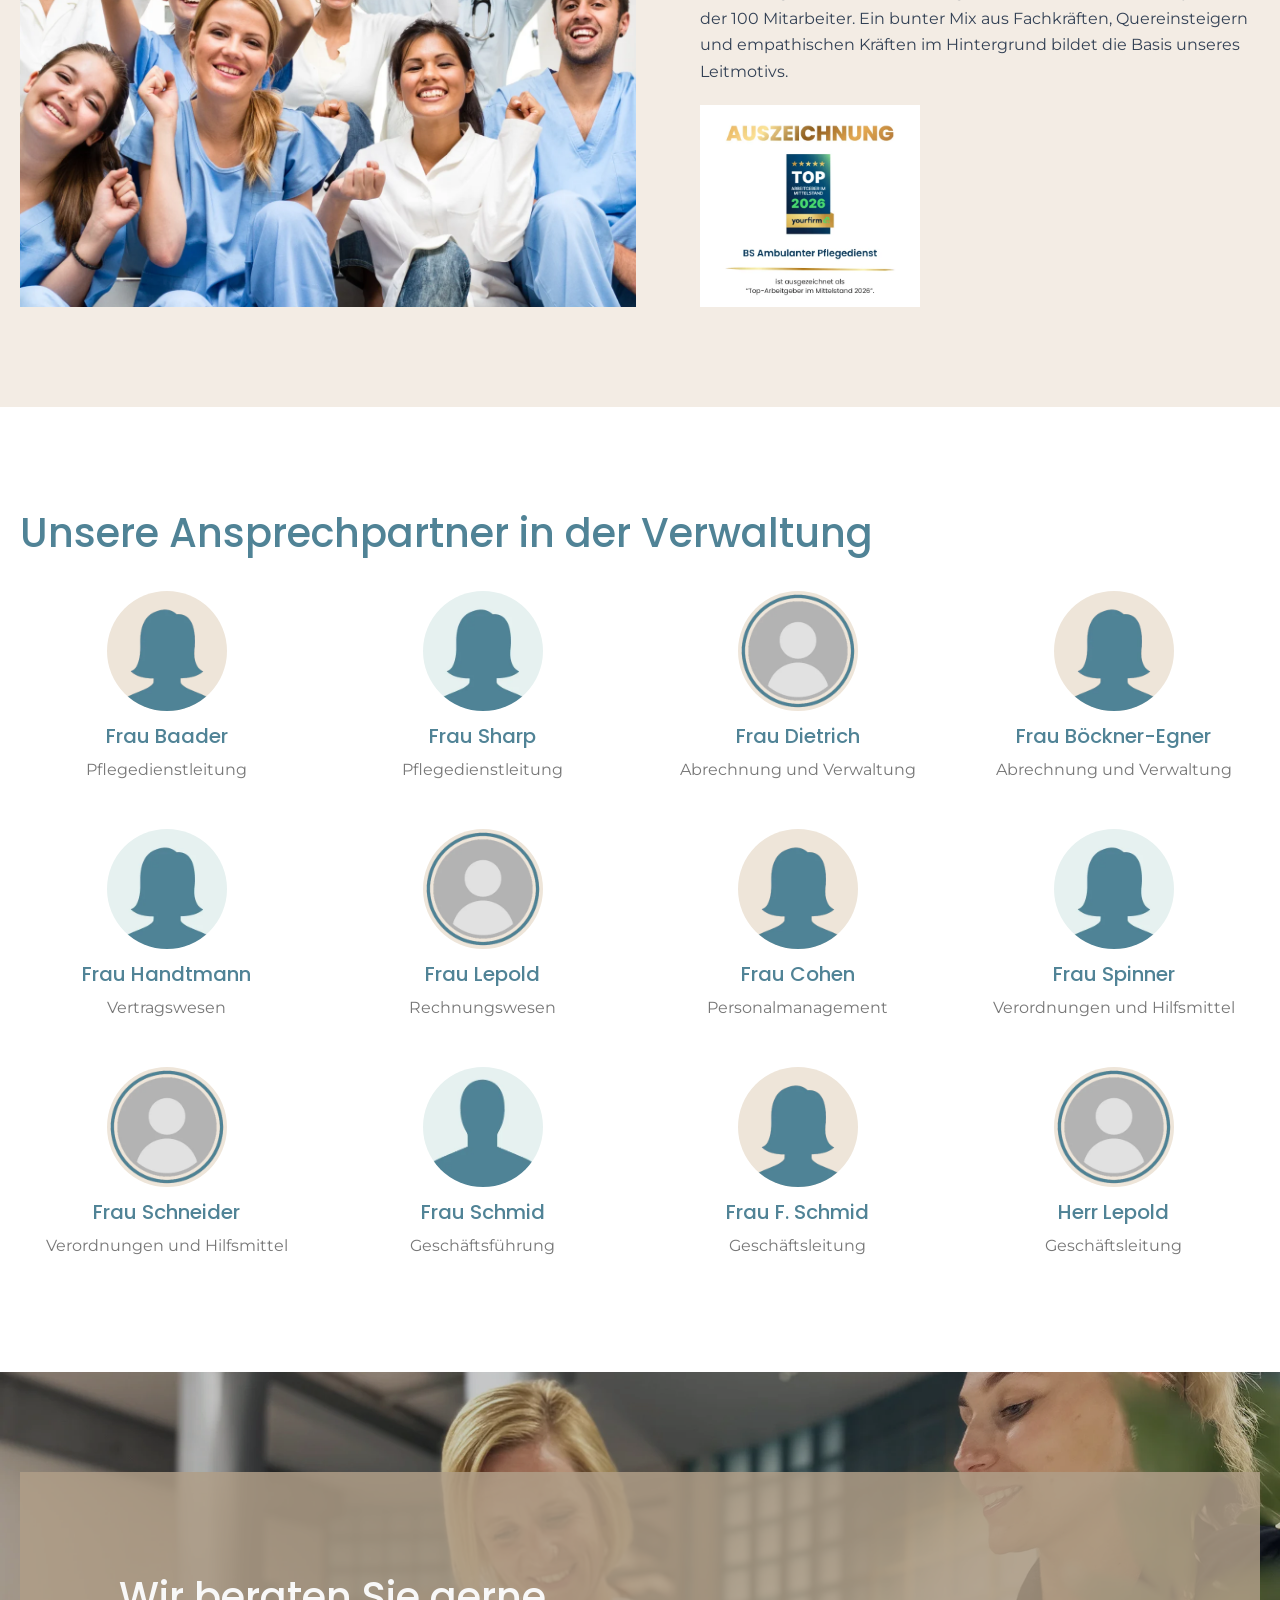
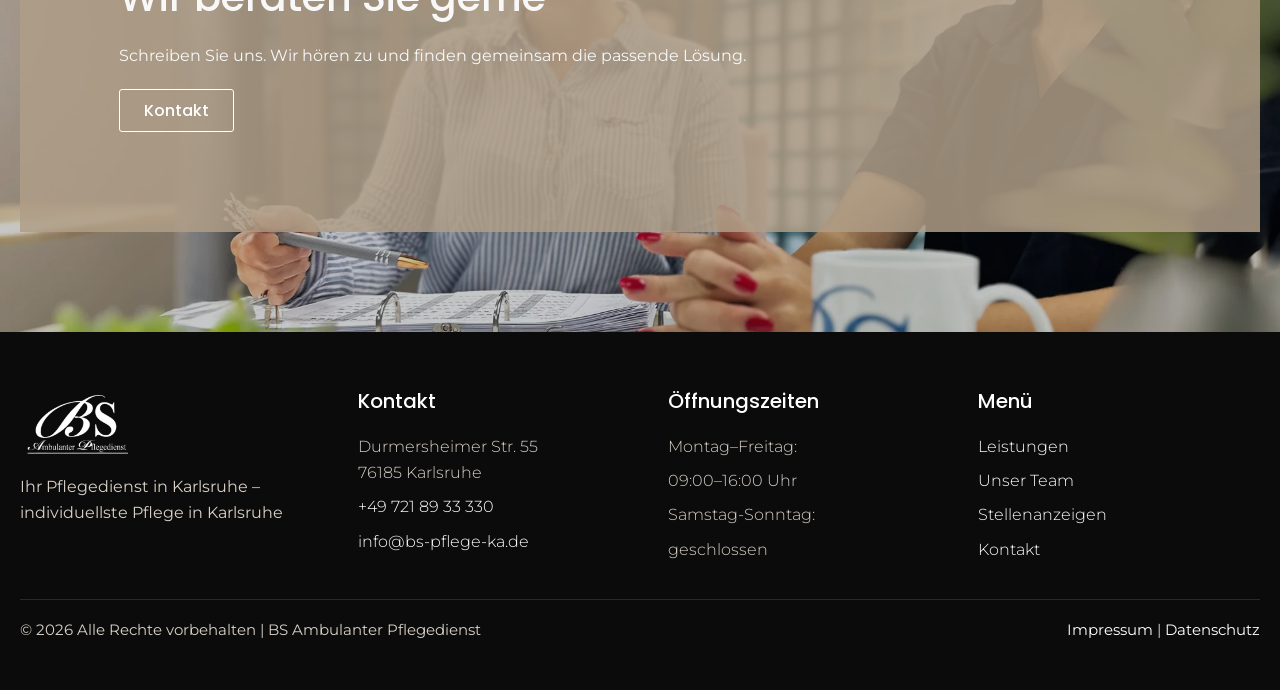
<file: unser-team.html>
<!doctype html>
<html lang="de-DE">
<head>
  <meta charset="utf-8">
  <meta name="viewport" content="width=device-width,initial-scale=1">
  <title>Unser Team – BS Ambulanter Pflegedienst Karlsruhe</title>
  <meta name="description" content="Lernen Sie das engagierte Team des BS Ambulanten Pflegedienstes in Karlsruhe kennen – Pflege mit Herz, Erfahrung und persönlichem Einsatz.">
  <meta name="leadwerk:focus-keyphrase" content="Pflegedienst Karlsruhe Team">
  <meta property="og:image" content="assets/og-default.webp">
  <link rel="icon" type="image/webp" href="assets/favicon.webp">
  <link rel="apple-touch-icon" href="assets/favicon.webp">
  <link rel="stylesheet" href="css/styles.css">
  <script type="module" src="js/main.js"></script>
</head>
<body>
  <a class="skip-link" href="#content">Zum Inhalt</a>
  <header class="site-header">
    <nav class="wrap nav" aria-label="Hauptnavigation">
      <a class="brand" href="index.html" data-lw-page-ref="bs-pflege-home-v1">
        <img data-lw-global="brand.logo" data-lw-type="image" src="assets/logo.webp" alt="BS Ambulanter Pflegedienst">
        <span class="visually-hidden" data-lw-global="brand.name" data-lw-type="text">BS Ambulanter Pflegedienst</span>
      </a>
      <button class="nav-toggle" type="button" aria-expanded="false" aria-controls="site-menu"><span></span><span class="visually-hidden">Menü</span></button>
      <div class="nav-links" id="site-menu">
        <a href="index.html" data-lw-page-ref="bs-pflege-home-v1">Home</a>
        <div class="nav-item nav-item--sub">
          <a href="leistungen.html" data-lw-page-ref="bs-pflege-leistungen-v1">Leistungen</a>
          <div class="nav-sub">
            <a href="leistungen.html" data-lw-page-ref="bs-pflege-leistungen-v1">Alle Leistungen</a>
            <a href="mobile-pflege.html" data-lw-page-ref="bs-pflege-mobile-pflege-v1">Mobile Pflege und Betreuung</a>
            <a href="wohngemeinschaften.html" data-lw-page-ref="bs-pflege-wohngemeinschaften-v1">Ambulant betreute Wohngemeinschaft</a>
            <a href="kurzzeitpflege.html" data-lw-page-ref="bs-pflege-kurzzeitpflege-v1">Kurzzeitpflege oder Verhinderungspflege</a>
            <a href="pflege-zuhause.html" data-lw-page-ref="bs-pflege-pflege-zuhause-v1">24h Pflege in der eigenen Häuslichkeit</a>
          </div>
        </div>
        <a href="unser-team.html" data-lw-page-ref="bs-pflege-unser-team-v1" aria-current="page">Unser Team</a>
        <a href="stellenanzeigen.html" data-lw-page-ref="bs-pflege-stellenanzeigen-v1">Stellenanzeigen</a>
        <a href="kontakt.html" data-lw-page-ref="bs-pflege-kontakt-v1">Kontakt</a>
      </div>
      <div class="site-language-switcher" data-lw-language-switcher-slot hidden></div>
    </nav>
  </header>
  <main id="content">
    <section class="intro-hero" style="background-image:url('assets/deco-team-wave.webp')" data-lw-section="hero">
      <div class="wrap">
        <div class="panel panel--taupe anim" data-anim="fadeInLeft">
          <h1 data-lw-field="hero.title" data-lw-type="richtext">Das WIR macht den Unterschied</h1>
          <p data-lw-field="hero.intro" data-lw-type="textarea">Wir sind mehr als ein Team, wir sind eine Familie, die sich mit Herz und Erfahrung um Ihr Wohl kümmert. Mehrfach ausgezeichnet als Top-Arbeitgeber durch den Yourfirm Award.</p>
        </div>
      </div>
    </section>

    <section class="section section--white" data-lw-section="story">
      <div class="wrap split">
        <div>
          <h2 data-lw-field="story.title" data-lw-type="richtext">Unsere Geschichte</h2>
          <p data-lw-field="story.copy" data-lw-type="textarea">2013 gründete Britta Schmid, die zuvor selbst als examinierte Krankenschwester in einem ambulanten Dienst und einem Pflegeheim arbeitete, das Unternehmen BS ambulanter Pflegedienst. Ihr Ziel war es, die besten Eigenschaften eines Pflegeheims und der ambulanten Pflege Zuhause zu vereinen. Keine zum Überlaufen gefüllten Tourenpläne, bei denen es keine Zeit gab Mensch zu sein.</p>
        </div>
        <div class="media-frame"><img data-lw-field="story.image" data-lw-type="image" src="./assets/editorial/cover-photo-team-772dec4650.webp" alt="Team des BS ambulanten Pflegedienstes"></div>
      </div>
    </section>
    <section class="section section--cream" data-lw-section="office">
      <div class="wrap split split--flip">
        <div class="media-frame"><img data-lw-field="office.image" data-lw-type="image" src="./assets/editorial/cover-team-office-7783051de7.webp" alt="Büro und Verwaltung von BS Pflege"></div>
        <div>
          <h2 data-lw-field="office.title" data-lw-type="richtext">Unser Team ist mehr als ein Büro!</h2>
          <p data-lw-field="office.copy" data-lw-type="textarea">Wir sind eine Gemeinschaft aus Pflegekräften, Verwaltung und Betreuung. BS Ambulanter Pflegedienst ist die Summe aus jedem der 100 Mitarbeiter. Ein bunter Mix aus Fachkräften, Quereinsteigern und empathischen Kräften im Hintergrund bildet die Basis unseres Leitmotivs.</p>
          <img data-lw-field="office.award" data-lw-type="image" src="./assets/editorial/cover-award-3f09076c33.webp" alt="Auszeichnung Top Arbeitgeber" width="220">
        </div>
      </div>
    </section>
    <section class="section section--white" data-lw-section="people">
      <div class="wrap">
        <h2 data-lw-field="people.title" data-lw-type="text">Unsere Ansprechpartner in der Verwaltung</h2>
        <div class="person-grid" data-lw-repeater="people.items">
          <article class="person reveal" data-lw-item-key="baader">
            <img data-lw-field="people.photo" data-lw-type="image" src="./assets/editorial/avatar-woman-e18fcc1d8a.webp" alt="Frau Baader">
            <h3 data-lw-field="people.name" data-lw-type="text">Frau Baader</h3>
            <p data-lw-field="people.role" data-lw-type="text">Pflegedienstleitung</p>
          </article>
          <article class="person reveal" data-lw-item-key="sharp">
            <img data-lw-field="people.photo" data-lw-type="image" src="./assets/editorial/avatar-woman-alt-2c81a48129.webp" alt="Frau Sharp">
            <h3 data-lw-field="people.name" data-lw-type="text">Frau Sharp</h3>
            <p data-lw-field="people.role" data-lw-type="text">Pflegedienstleitung</p>
          </article>
          <article class="person reveal" data-lw-item-key="dietrich">
            <img data-lw-field="people.photo" data-lw-type="image" src="./assets/editorial/avatar-person-5c7514c6b1.webp" alt="Frau Dietrich">
            <h3 data-lw-field="people.name" data-lw-type="text">Frau Dietrich</h3>
            <p data-lw-field="people.role" data-lw-type="text">Abrechnung und Verwaltung</p>
          </article>
          <article class="person reveal" data-lw-item-key="boeckner">
            <img data-lw-field="people.photo" data-lw-type="image" src="./assets/editorial/avatar-woman-e18fcc1d8a.webp" alt="Frau Böckner-Egner">
            <h3 data-lw-field="people.name" data-lw-type="text">Frau Böckner-Egner</h3>
            <p data-lw-field="people.role" data-lw-type="text">Abrechnung und Verwaltung</p>
          </article>
          <article class="person reveal" data-lw-item-key="handtmann">
            <img data-lw-field="people.photo" data-lw-type="image" src="./assets/editorial/avatar-woman-alt-2c81a48129.webp" alt="Frau Handtmann">
            <h3 data-lw-field="people.name" data-lw-type="text">Frau Handtmann</h3>
            <p data-lw-field="people.role" data-lw-type="text">Vertragswesen</p>
          </article>
          <article class="person reveal" data-lw-item-key="lepold-r">
            <img data-lw-field="people.photo" data-lw-type="image" src="./assets/editorial/avatar-person-5c7514c6b1.webp" alt="Frau Lepold">
            <h3 data-lw-field="people.name" data-lw-type="text">Frau Lepold</h3>
            <p data-lw-field="people.role" data-lw-type="text">Rechnungswesen</p>
          </article>
          <article class="person reveal" data-lw-item-key="cohen">
            <img data-lw-field="people.photo" data-lw-type="image" src="./assets/editorial/avatar-woman-e18fcc1d8a.webp" alt="Frau Cohen">
            <h3 data-lw-field="people.name" data-lw-type="text">Frau Cohen</h3>
            <p data-lw-field="people.role" data-lw-type="text">Personalmanagement</p>
          </article>
          <article class="person reveal" data-lw-item-key="spinner">
            <img data-lw-field="people.photo" data-lw-type="image" src="./assets/editorial/avatar-woman-alt-2c81a48129.webp" alt="Frau Spinner">
            <h3 data-lw-field="people.name" data-lw-type="text">Frau Spinner</h3>
            <p data-lw-field="people.role" data-lw-type="text">Verordnungen und Hilfsmittel</p>
          </article>
          <article class="person reveal" data-lw-item-key="schneider">
            <img data-lw-field="people.photo" data-lw-type="image" src="./assets/editorial/avatar-person-5c7514c6b1.webp" alt="Frau Schneider">
            <h3 data-lw-field="people.name" data-lw-type="text">Frau Schneider</h3>
            <p data-lw-field="people.role" data-lw-type="text">Verordnungen und Hilfsmittel</p>
          </article>
          <article class="person reveal" data-lw-item-key="schmid">
            <img data-lw-field="people.photo" data-lw-type="image" src="./assets/editorial/avatar-bs-901673e730.webp" alt="Frau Schmid">
            <h3 data-lw-field="people.name" data-lw-type="text">Frau Schmid</h3>
            <p data-lw-field="people.role" data-lw-type="text">Geschäftsführung</p>
          </article>
          <article class="person reveal" data-lw-item-key="fschmid">
            <img data-lw-field="people.photo" data-lw-type="image" src="./assets/editorial/avatar-woman-e18fcc1d8a.webp" alt="Frau F. Schmid">
            <h3 data-lw-field="people.name" data-lw-type="text">Frau F. Schmid</h3>
            <p data-lw-field="people.role" data-lw-type="text">Geschäftsleitung</p>
          </article>
          <article class="person reveal" data-lw-item-key="lepold-g">
            <img data-lw-field="people.photo" data-lw-type="image" src="./assets/editorial/avatar-person-5c7514c6b1.webp" alt="Herr Lepold">
            <h3 data-lw-field="people.name" data-lw-type="text">Herr Lepold</h3>
            <p data-lw-field="people.role" data-lw-type="text">Geschäftsleitung</p>
          </article>
        </div>
      </div>
    </section>
    <section class="section section--photo" style="background-image:url('assets/cover-page-hero.webp')" data-lw-section="cta">
      <div class="wrap" style="position:relative">
        <div class="panel panel--taupe reveal">
          <h2 data-lw-field="cta.title" data-lw-type="richtext">Wir beraten Sie gerne</h2>
          <p data-lw-field="cta.copy" data-lw-type="textarea">Schreiben Sie uns. Wir hören zu und finden gemeinsam die passende Lösung.</p>
          <a class="button button--ghost" href="./kontakt.html" data-lw-page-ref="bs-pflege-kontakt-v1" data-lw-field="cta.button" data-lw-type="page_reference">Kontakt</a>
        </div>
      </div>
    </section>
  </main>
  <footer class="site-footer">
    <div class="wrap footer-grid">
      <div class="footer-brand">
        <img data-lw-global="brand.logo_white" data-lw-type="image" src="assets/logo-white.webp" alt="BS Ambulanter Pflegedienst">
        <p data-lw-global="footer.tagline" data-lw-type="text">Ihr Pflegedienst in Karlsruhe – individuellste Pflege in Karlsruhe</p>
      </div>
      <div>
        <h2 data-lw-global="footer.contact_title" data-lw-type="text">Kontakt</h2>
        <ul>
          <li data-lw-global="contact.address" data-lw-type="textarea">Durmersheimer Str. 55<br>76185 Karlsruhe</li>
          <li><a data-lw-global="contact.phone" data-lw-type="text" href="tel:+497218933330">+49 721 89 33 330</a></li>
          <li><a data-lw-global="contact.email" data-lw-type="email" href="mailto:info@bs-pflege-ka.de">info@bs-pflege-ka.de</a></li>
        </ul>
      </div>
      <div>
        <h2 data-lw-global="footer.hours_title" data-lw-type="text">Öffnungszeiten</h2>
        <ul>
          <li data-lw-global="footer.hours_weekdays" data-lw-type="text">Montag–Freitag:</li>
          <li data-lw-global="footer.hours_weekdays_time" data-lw-type="text">09:00–16:00 Uhr</li>
          <li data-lw-global="footer.hours_weekend" data-lw-type="text">Samstag-Sonntag:</li>
          <li data-lw-global="footer.hours_weekend_time" data-lw-type="text">geschlossen</li>
        </ul>
      </div>
      <nav aria-label="Menü">
        <h2>Menü</h2>
        <ul>
          <li><a href="leistungen.html" data-lw-page-ref="bs-pflege-leistungen-v1">Leistungen</a></li>
          <li><a href="unser-team.html" data-lw-page-ref="bs-pflege-unser-team-v1">Unser Team</a></li>
          <li><a href="stellenanzeigen.html" data-lw-page-ref="bs-pflege-stellenanzeigen-v1">Stellenanzeigen</a></li>
          <li><a href="kontakt.html" data-lw-page-ref="bs-pflege-kontakt-v1">Kontakt</a></li>
        </ul>
      </nav>
    </div>
    <div class="wrap footer-bottom">
      <p data-lw-global="footer.copyright" data-lw-type="text">© 2026 Alle Rechte vorbehalten | BS Ambulanter Pflegedienst</p>
      <p><a href="impressum.html" data-lw-page-ref="bs-pflege-impressum-v1">Impressum</a> | <a href="datenschutz.html" data-lw-page-ref="bs-pflege-datenschutz-v1">Datenschutz</a></p>
    </div>
  </footer>
</body>
</html>
</file>
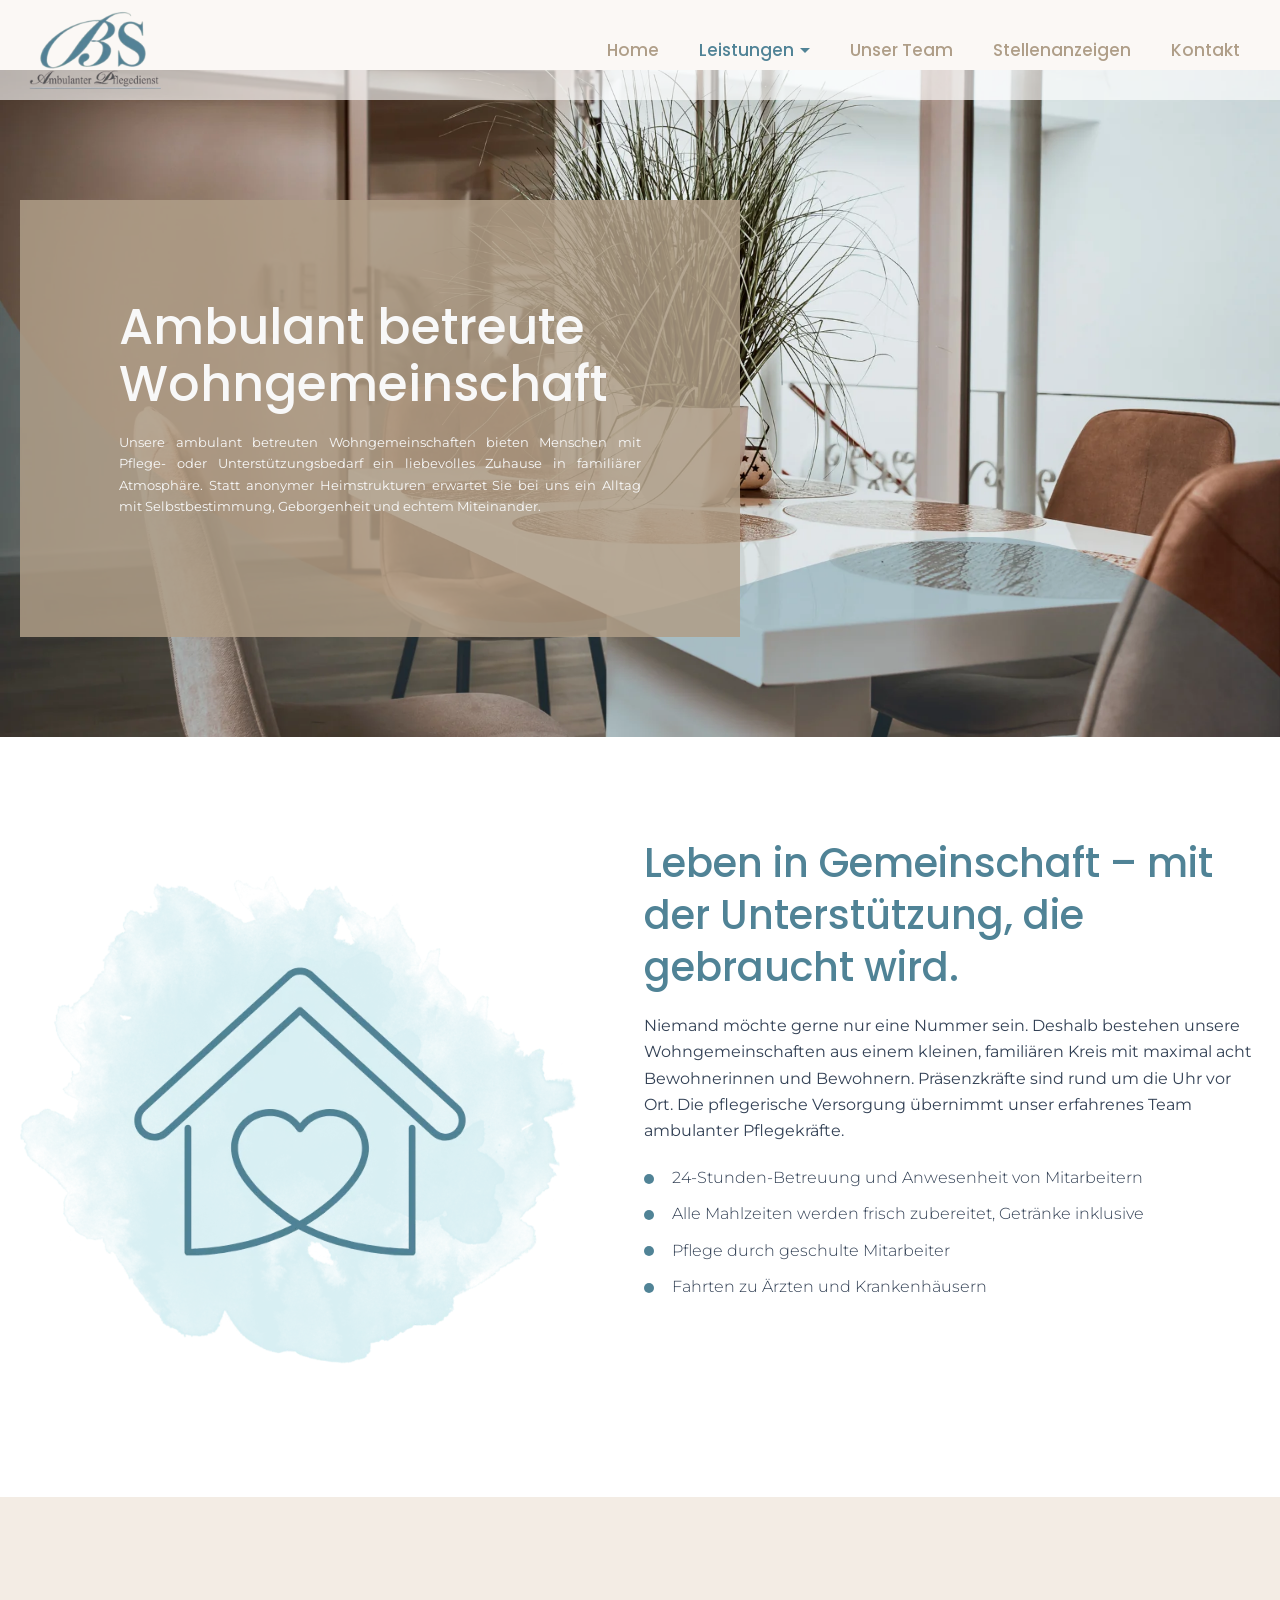
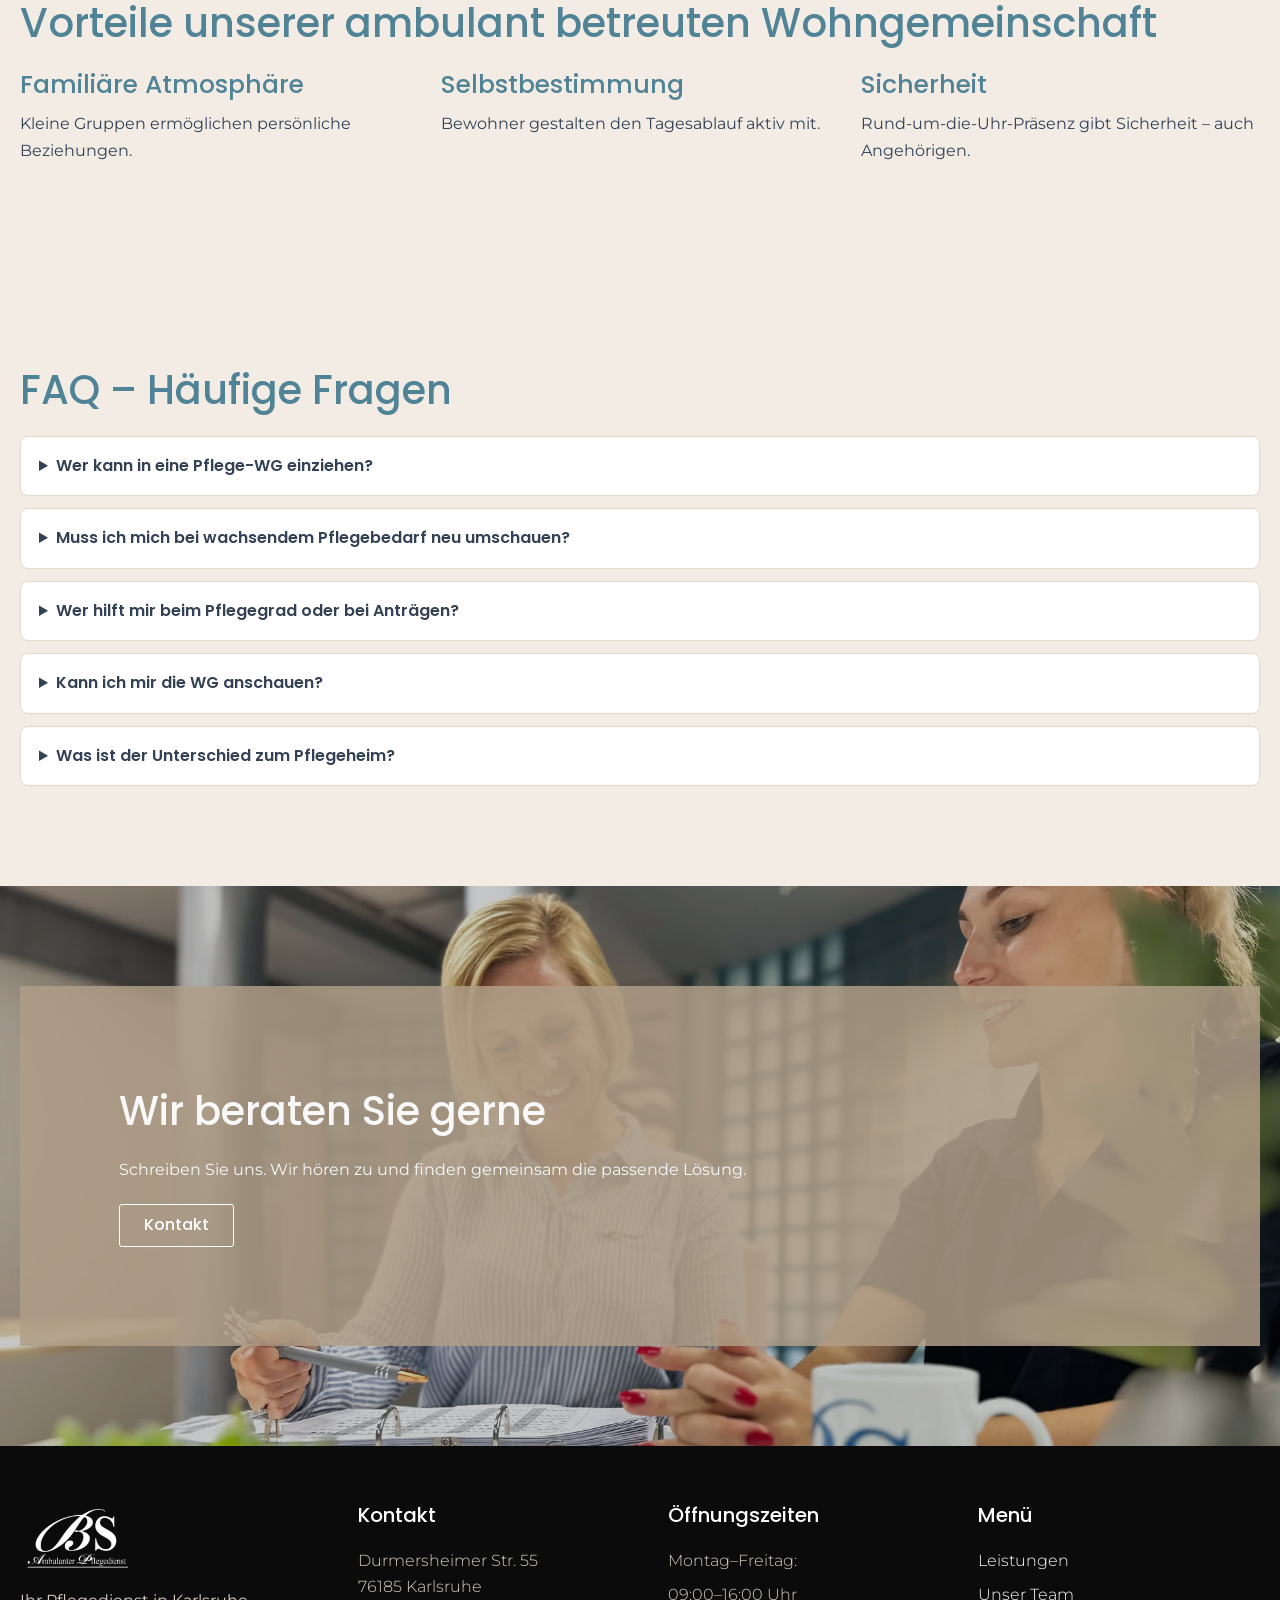
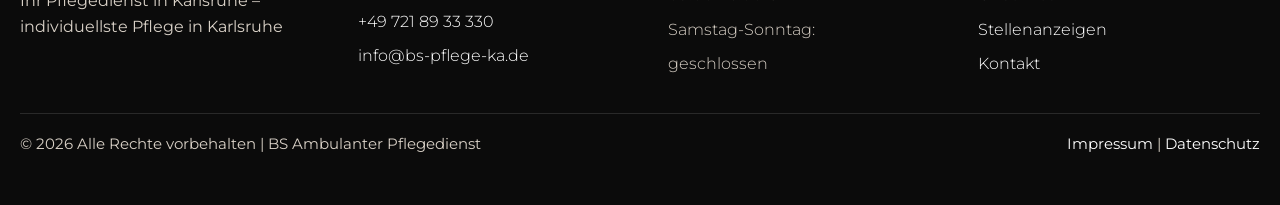
<file: wohngemeinschaften.html>
<!doctype html>
<html lang="de-DE">
<head>
  <meta charset="utf-8">
  <meta name="viewport" content="width=device-width,initial-scale=1">
  <title>Ambulant betreute Wohngemeinschaft – BS Pflegedienst</title>
  <meta name="description" content="Familiäre Pflege-WG in Karlsruhe: 24h-Betreuung, individuelle Pflege und hauswirtschaftliche Versorgung. Jetzt unverbindlich beraten lassen!">
  <meta name="leadwerk:focus-keyphrase" content="Ambulant betreute Wohngemeinschaft Karlsruhe">
  <meta property="og:image" content="assets/og-default.webp">
  <link rel="icon" type="image/webp" href="assets/favicon.webp">
  <link rel="apple-touch-icon" href="assets/favicon.webp">
  <link rel="stylesheet" href="css/styles.css">
  <script type="module" src="js/main.js"></script>
</head>
<body>
  <a class="skip-link" href="#content">Zum Inhalt</a>
  <header class="site-header">
    <nav class="wrap nav" aria-label="Hauptnavigation">
      <a class="brand" href="index.html" data-lw-page-ref="bs-pflege-home-v1">
        <img data-lw-global="brand.logo" data-lw-type="image" src="assets/logo.webp" alt="BS Ambulanter Pflegedienst">
        <span class="visually-hidden" data-lw-global="brand.name" data-lw-type="text">BS Ambulanter Pflegedienst</span>
      </a>
      <button class="nav-toggle" type="button" aria-expanded="false" aria-controls="site-menu"><span></span><span class="visually-hidden">Menü</span></button>
      <div class="nav-links" id="site-menu">
        <a href="index.html" data-lw-page-ref="bs-pflege-home-v1">Home</a>
        <div class="nav-item nav-item--sub">
          <a href="leistungen.html" data-lw-page-ref="bs-pflege-leistungen-v1" aria-current="page">Leistungen</a>
          <div class="nav-sub">
            <a href="leistungen.html" data-lw-page-ref="bs-pflege-leistungen-v1">Alle Leistungen</a>
            <a href="mobile-pflege.html" data-lw-page-ref="bs-pflege-mobile-pflege-v1">Mobile Pflege und Betreuung</a>
            <a href="wohngemeinschaften.html" data-lw-page-ref="bs-pflege-wohngemeinschaften-v1">Ambulant betreute Wohngemeinschaft</a>
            <a href="kurzzeitpflege.html" data-lw-page-ref="bs-pflege-kurzzeitpflege-v1">Kurzzeitpflege oder Verhinderungspflege</a>
            <a href="pflege-zuhause.html" data-lw-page-ref="bs-pflege-pflege-zuhause-v1">24h Pflege in der eigenen Häuslichkeit</a>
          </div>
        </div>
        <a href="unser-team.html" data-lw-page-ref="bs-pflege-unser-team-v1">Unser Team</a>
        <a href="stellenanzeigen.html" data-lw-page-ref="bs-pflege-stellenanzeigen-v1">Stellenanzeigen</a>
        <a href="kontakt.html" data-lw-page-ref="bs-pflege-kontakt-v1">Kontakt</a>
      </div>
      <div class="site-language-switcher" data-lw-language-switcher-slot hidden></div>
    </nav>
  </header>
  <main id="content">
    <section class="intro-hero" style="background-image:url('assets/cover-intro-wg.webp')" data-lw-section="hero">
      <div class="wrap">
        <div class="panel panel--taupe anim" data-anim="fadeInLeft">
          <h1 data-lw-field="hero.title" data-lw-type="richtext">Ambulant betreute Wohngemeinschaft</h1>
          <p data-lw-field="hero.intro" data-lw-type="textarea">Unsere ambulant betreuten Wohngemeinschaften bieten Menschen mit Pflege- oder Unterstützungsbedarf ein liebevolles Zuhause in familiärer Atmosphäre. Statt anonymer Heimstrukturen erwartet Sie bei uns ein Alltag mit Selbstbestimmung, Geborgenheit und echtem Miteinander.</p>
        </div>
      </div>
    </section>

    <section class="section section--white" data-lw-section="life">
      <div class="wrap split">
        <div class="media-frame"><img data-lw-field="life.image" data-lw-type="image" src="./assets/editorial/cover-wg-photo-60aefcfbe7.webp" alt="Wohnraum einer betreuten Wohngemeinschaft"></div>
        <div>
          <h2 data-lw-field="life.title" data-lw-type="richtext">Leben in Gemeinschaft – mit der Unterstützung, die gebraucht wird.</h2>
          <p data-lw-field="life.copy" data-lw-type="textarea">Niemand möchte gerne nur eine Nummer sein. Deshalb bestehen unsere Wohngemeinschaften aus einem kleinen, familiären Kreis mit maximal acht Bewohnerinnen und Bewohnern. Präsenzkräfte sind rund um die Uhr vor Ort. Die pflegerische Versorgung übernimmt unser erfahrenes Team ambulanter Pflegekräfte.</p>
          <ul class="checklist" data-lw-repeater="life.items">
            <li data-lw-item-key="24h" data-lw-field="life.item" data-lw-type="text">24-Stunden-Betreuung und Anwesenheit von Mitarbeitern</li>
            <li data-lw-item-key="meals" data-lw-field="life.item" data-lw-type="text">Alle Mahlzeiten werden frisch zubereitet, Getränke inklusive</li>
            <li data-lw-item-key="care" data-lw-field="life.item" data-lw-type="text">Pflege durch geschulte Mitarbeiter</li>
            <li data-lw-item-key="rides" data-lw-field="life.item" data-lw-type="text">Fahrten zu Ärzten und Krankenhäusern</li>
          </ul>
        </div>
      </div>
    </section>
    <section class="section section--cream" data-lw-section="benefits">
      <div class="wrap">
        <h2 data-lw-field="benefits.title" data-lw-type="richtext">Vorteile unserer ambulant betreuten Wohngemeinschaft</h2>
        <div class="feature-grid" data-lw-repeater="benefits.items">
          <article class="feature" data-lw-item-key="family"><h3 data-lw-field="benefits.label" data-lw-type="text">Familiäre Atmosphäre</h3><p data-lw-field="benefits.copy" data-lw-type="textarea">Kleine Gruppen ermöglichen persönliche Beziehungen.</p></article>
          <article class="feature" data-lw-item-key="choice"><h3 data-lw-field="benefits.label" data-lw-type="text">Selbstbestimmung</h3><p data-lw-field="benefits.copy" data-lw-type="textarea">Bewohner gestalten den Tagesablauf aktiv mit.</p></article>
          <article class="feature" data-lw-item-key="safe"><h3 data-lw-field="benefits.label" data-lw-type="text">Sicherheit</h3><p data-lw-field="benefits.copy" data-lw-type="textarea">Rund-um-die-Uhr-Präsenz gibt Sicherheit – auch Angehörigen.</p></article>
        </div>
      </div>
    </section>
    <section class="section section--cream" data-lw-section="faq">
      <div class="wrap">
        <h2 data-lw-field="faq.title" data-lw-type="text">FAQ – Häufige Fragen</h2>
        <div class="faq" data-lw-repeater="faq.items">
          <details data-lw-item-key="who"><summary data-lw-field="faq.question" data-lw-type="text">Wer kann in eine Pflege-WG einziehen?</summary><p data-lw-field="faq.answer" data-lw-type="richtext">Menschen mit Pflegegrad, die Unterstützung im Alltag brauchen und lieber in Gemeinschaft statt allein oder im Heim leben möchten.</p></details>
          <details data-lw-item-key="need"><summary data-lw-field="faq.question" data-lw-type="text">Muss ich mich bei wachsendem Pflegebedarf neu umschauen?</summary><p data-lw-field="faq.answer" data-lw-type="richtext">Nein. Alles ist in einem Haus organisiert. Sie müssen sich nicht um einen neuen Pflegeplatz kümmern.</p></details>
          <details data-lw-item-key="forms"><summary data-lw-field="faq.question" data-lw-type="text">Wer hilft mir beim Pflegegrad oder bei Anträgen?</summary><p data-lw-field="faq.answer" data-lw-type="richtext">Wir unterstützen aktiv bei Anträgen zur Pflegeversicherung, Sozialhilfe, gesetzlicher Betreuung oder im Austausch mit den Krankenkassen.</p></details>
          <details data-lw-item-key="visit"><summary data-lw-field="faq.question" data-lw-type="text">Kann ich mir die WG anschauen?</summary><p data-lw-field="faq.answer" data-lw-type="richtext">Ja – sehr gern. Wir laden Sie ein, sich vor Ort ein eigenes Bild zu machen.</p></details>
          <details data-lw-item-key="home"><summary data-lw-field="faq.question" data-lw-type="text">Was ist der Unterschied zum Pflegeheim?</summary><p data-lw-field="faq.answer" data-lw-type="richtext">Mehr Mitbestimmung, familiäre Atmosphäre und weniger Anonymität – bei gleicher Sicherheit und Versorgung.</p></details></div>
      </div>
    </section>
    <section class="section section--photo" style="background-image:url('assets/cover-page-hero.webp')" data-lw-section="cta">
      <div class="wrap" style="position:relative">
        <div class="panel panel--taupe reveal">
          <h2 data-lw-field="cta.title" data-lw-type="richtext">Wir beraten Sie gerne</h2>
          <p data-lw-field="cta.copy" data-lw-type="textarea">Schreiben Sie uns. Wir hören zu und finden gemeinsam die passende Lösung.</p>
          <a class="button button--ghost" href="./kontakt.html" data-lw-page-ref="bs-pflege-kontakt-v1" data-lw-field="cta.button" data-lw-type="page_reference">Kontakt</a>
        </div>
      </div>
    </section>

  </main>
  <footer class="site-footer">
    <div class="wrap footer-grid">
      <div class="footer-brand">
        <img data-lw-global="brand.logo_white" data-lw-type="image" src="assets/logo-white.webp" alt="BS Ambulanter Pflegedienst">
        <p data-lw-global="footer.tagline" data-lw-type="text">Ihr Pflegedienst in Karlsruhe – individuellste Pflege in Karlsruhe</p>
      </div>
      <div>
        <h2 data-lw-global="footer.contact_title" data-lw-type="text">Kontakt</h2>
        <ul>
          <li data-lw-global="contact.address" data-lw-type="textarea">Durmersheimer Str. 55<br>76185 Karlsruhe</li>
          <li><a data-lw-global="contact.phone" data-lw-type="text" href="tel:+497218933330">+49 721 89 33 330</a></li>
          <li><a data-lw-global="contact.email" data-lw-type="email" href="mailto:info@bs-pflege-ka.de">info@bs-pflege-ka.de</a></li>
        </ul>
      </div>
      <div>
        <h2 data-lw-global="footer.hours_title" data-lw-type="text">Öffnungszeiten</h2>
        <ul>
          <li data-lw-global="footer.hours_weekdays" data-lw-type="text">Montag–Freitag:</li>
          <li data-lw-global="footer.hours_weekdays_time" data-lw-type="text">09:00–16:00 Uhr</li>
          <li data-lw-global="footer.hours_weekend" data-lw-type="text">Samstag-Sonntag:</li>
          <li data-lw-global="footer.hours_weekend_time" data-lw-type="text">geschlossen</li>
        </ul>
      </div>
      <nav aria-label="Menü">
        <h2>Menü</h2>
        <ul>
          <li><a href="leistungen.html" data-lw-page-ref="bs-pflege-leistungen-v1">Leistungen</a></li>
          <li><a href="unser-team.html" data-lw-page-ref="bs-pflege-unser-team-v1">Unser Team</a></li>
          <li><a href="stellenanzeigen.html" data-lw-page-ref="bs-pflege-stellenanzeigen-v1">Stellenanzeigen</a></li>
          <li><a href="kontakt.html" data-lw-page-ref="bs-pflege-kontakt-v1">Kontakt</a></li>
        </ul>
      </nav>
    </div>
    <div class="wrap footer-bottom">
      <p data-lw-global="footer.copyright" data-lw-type="text">© 2026 Alle Rechte vorbehalten | BS Ambulanter Pflegedienst</p>
      <p><a href="impressum.html" data-lw-page-ref="bs-pflege-impressum-v1">Impressum</a> | <a href="datenschutz.html" data-lw-page-ref="bs-pflege-datenschutz-v1">Datenschutz</a></p>
    </div>
  </footer>
</body>
</html>
</file>
<file: css/styles.css>
@import url("fonts.css");

:root {
  --ink: #334155;
  --muted: #777777;
  --heading-dark: #222222;
  --paper: #f3ece4;
  --cream: #eee5d9;
  --surface: #ffffff;
  --brand: #508396;
  --brand-deep: #3e6b7c;
  --taupe: #af9e88;
  --gold: #c0925f;
  --line: #e3d8ca;
  --dark: #0b0b0b;
  --nav: #af9e88;
  --primary: #f8f8f8;
  --radius: 3px;
  --header-h: 100px;
  --wrap: 1296px;
  --shadow: 0 18px 40px rgb(11 16 20 / 12%);
  font-family: Montserrat, system-ui, sans-serif;
}

* { box-sizing: border-box; }
html { scroll-behavior: smooth; }
body {
  margin: 0;
  color: var(--ink);
  background: var(--paper);
  line-height: 1.65;
  font-size: 16px;
  font-weight: 300;
  overflow-x: hidden;
}
img, video { display: block; max-width: 100%; height: auto; }
a { color: var(--taupe); }
[hidden] { display: none !important; }
.visually-hidden {
  position: absolute;
  width: 1px;
  height: 1px;
  padding: 0;
  margin: -1px;
  overflow: hidden;
  clip: rect(0, 0, 0, 0);
  white-space: nowrap;
  border: 0;
}
.skip-link {
  position: fixed;
  left: 12px;
  top: -80px;
  z-index: 1100;
  padding: 10px 14px;
  background: var(--ink);
  color: #fff;
}
.skip-link:focus { top: 12px; }
.wrap { width: min(var(--wrap), calc(100% - 40px)); margin-inline: auto; }
.wrap--wide { width: min(1360px, calc(100% - 32px)); }

.site-header {
  position: fixed;
  inset: 0 0 auto;
  z-index: 1000;
  min-height: var(--header-h);
  background: rgb(255 255 255 / 63%);
  overflow: visible;
  transition: background .4s ease, box-shadow .4s ease, backdrop-filter .4s ease;
}
.site-header.is-scrolled {
  background: rgb(255 255 255 / 63%);
  box-shadow: none;
}
.nav {
  min-height: var(--header-h);
  display: flex;
  align-items: center;
  justify-content: space-between;
  gap: 24px;
  overflow: visible;
}
.brand { display: inline-flex; align-items: center; text-decoration: none; }
.brand img {
  width: auto;
  height: 94px;
  transition: height .4s ease;
}
.site-header.is-scrolled .brand img { height: 78px; }
.nav-toggle {
  display: none;
  width: 45px;
  height: 45px;
  margin-left: auto;
  padding: 7.5px;
  border: 0;
  border-radius: 3px;
  background: rgb(0 0 0 / 5%);
  cursor: pointer;
  color: #fff;
  transition: background .3s ease;
}
.nav-toggle:hover,
.nav-toggle:focus-visible { background: rgb(0 0 0 / 12%); }
.nav-toggle > span:first-child,
.nav-toggle > span:first-child::before,
.nav-toggle > span:first-child::after {
  display: block;
  width: 22px;
  height: 2px;
  background: #fff;
  position: relative;
  transition: transform .25s ease, opacity .25s ease, top .25s ease;
}
.nav-toggle > span:first-child::before,
.nav-toggle > span:first-child::after {
  content: "";
  position: absolute;
  left: 0;
}
.nav-toggle > span:first-child::before { top: -7px; }
.nav-toggle > span:first-child::after { top: 7px; }
body.nav-open .nav-toggle > span:first-child { background: transparent; }
body.nav-open .nav-toggle > span:first-child::before {
  top: 0;
  transform: rotate(45deg);
}
body.nav-open .nav-toggle > span:first-child::after {
  top: 0;
  transform: rotate(-45deg);
}
.nav-links {
  display: flex;
  align-items: center;
  gap: 0;
  font-family: Poppins, sans-serif;
  font-weight: 500;
  font-size: 17px;
  overflow: visible;
}
.nav-links > a,
.nav-item--sub > a {
  color: var(--nav);
  text-decoration: none;
  list-style: none;
  cursor: pointer;
  padding: 13px 20px;
  line-height: 20px;
  display: inline-flex;
  align-items: center;
  transition: color .4s ease;
}
.nav-links > a[aria-current="page"],
.nav-item--sub > a[aria-current="page"] { color: var(--brand); }
.nav-item { position: relative; }
.nav-item--sub > a::after {
  content: "";
  display: inline-block;
  margin-left: 6px;
  border: 5px solid transparent;
  border-top-color: currentColor;
  transform: translateY(3px);
}
.nav-sub {
  display: none;
  position: absolute;
  top: calc(100% - 2px);
  left: 0;
  min-width: 280px;
  padding: 10px 0 8px;
  background: #af9e8899;
  z-index: 30;
  grid-template-columns: 1fr;
}
@media (min-width: 1025px) {
  .nav-links > a:hover,
  .nav-links > a:focus-visible,
  .nav-item--sub:hover > a,
  .nav-item--sub:focus-within > a { color: var(--brand); }
  .nav-item--sub:hover > .nav-sub,
  .nav-item--sub:focus-within > .nav-sub { display: grid; }
}
.nav-sub a {
  color: #fff;
  text-decoration: none;
  padding: 10px 16px;
  font-size: 16px;
  font-weight: 400;
  transition: background-color .3s ease, color .3s ease;
}
.nav-sub a:hover,
.nav-sub a:focus-visible,
.nav-sub a[aria-current="page"] { background: var(--taupe); color: #fff; }
.site-language-switcher { flex: 0 0 auto; }

.button,
.leadwerk-wpforms .wpforms-submit {
  display: inline-flex;
  align-items: center;
  justify-content: center;
  min-height: 43px;
  padding: 12px 24px;
  border: 1.5px solid transparent;
  border-radius: var(--radius);
  background: var(--brand);
  color: #fff;
  text-decoration: none;
  font-family: Poppins, sans-serif;
  font-size: 16px;
  font-weight: 500;
  line-height: 1;
  cursor: pointer;
  transition: background .3s ease, color .3s ease, border-color .3s ease, box-shadow .3s ease;
}
.button:hover,
.button:focus,
.leadwerk-wpforms .wpforms-submit:hover,
.leadwerk-wpforms .wpforms-submit:focus {
  background: linear-gradient(0deg, rgb(0 0 0 / 20%), rgb(0 0 0 / 20%)), var(--brand);
  color: #fff;
  border-color: var(--brand-deep);
}
.button--ghost {
  background: transparent;
  color: #fff;
  border-color: #fff;
}
.button.button--ghost:hover,
.button.button--ghost:focus {
  background: #fff;
  color: var(--taupe);
  border-color: #fff;
}
.button--ghost-dark {
  background: transparent;
  color: var(--brand);
  border-color: var(--brand);
}
.button.button--ghost-dark:hover,
.button.button--ghost-dark:focus {
  background: var(--brand);
  color: #fff;
  border-color: var(--brand);
}

.hero-slider {
  position: relative;
  height: 100vh;
  min-height: 100vh;
  overflow: hidden;
  background: #1c2730 center / cover no-repeat;
  color: #fff;
}
.hero-slide {
  position: absolute;
  inset: 0;
  opacity: 0;
  transition: opacity .5s ease;
  overflow: hidden;
}
.hero-slide.is-active { opacity: 1; z-index: 1; }
.hero-slide-bg {
  position: absolute;
  inset: -10%;
  background: center / cover no-repeat;
  transform: scale(1);
  transition: none;
}
.hero-slide.is-active .hero-slide-bg {
  transform: scale(1.3);
  transition: transform 20s linear;
}
.hero-copy {
  position: relative;
  z-index: 2;
  display: flex;
  align-items: flex-end;
  min-height: 100%;
  padding: 0 150px 200px;
}
.hero-heading {
  margin: 0;
  max-width: 14ch;
  font-family: Poppins, sans-serif;
  font-weight: 500;
  font-size: 8vw;
  line-height: 1;
  color: #fff;
  text-shadow: 0 0 10px rgb(0 0 0 / 30%);
}
.hero-slide.is-active .hero-heading {
  animation: fadeInDown 1.25s both;
}
.hero-nav,
.hero-dots {
  position: absolute;
  z-index: 3;
}
.hero-nav {
  top: 50%;
  transform: translateY(-50%);
  width: 100%;
  display: flex;
  justify-content: space-between;
  padding: 0 18px;
  pointer-events: none;
}
.hero-nav button {
  pointer-events: auto;
  border: 0;
  background: transparent;
  color: transparent;
  width: 48px;
  height: 48px;
  font-size: 0;
  cursor: pointer;
}
.hero-dots {
  left: 50%;
  bottom: 28px;
  transform: translateX(-50%);
  display: flex;
  gap: 8px;
}
.hero-dots button {
  width: 6px;
  height: 6px;
  padding: 0;
  border: 0;
  border-radius: 50%;
  background: #000;
  opacity: .2;
  cursor: pointer;
  transition: opacity .3s ease;
}
.hero-dots button.is-active,
.hero-dots button:hover { opacity: 1; }

.section { padding: 100px 0; }
body:not(.home) main > .section:first-child { padding-top: 160px; }
.section--cream { background: var(--paper); }
.section--white { background: var(--surface); }
.section--brand {
  position: relative;
  overflow: hidden;
  background: #fff;
  color: var(--primary);
}
.section--brand::before {
  content: "";
  position: absolute;
  inset: 0;
  background: #508396;
  opacity: .79;
}
.section--brand > * { position: relative; z-index: 1; }
.section--photo {
  position: relative;
  background: #2a343c center / cover no-repeat;
  color: #fff;
  padding: 100px 0;
}
.section--photo::before {
  content: "";
  position: absolute;
  inset: 0;
  background: #0b1014;
  opacity: .23;
}
.section--photo > * { position: relative; z-index: 1; }
.section--jobs {
  background: #fff;
  padding: 100px 0 120px;
}
.section--jobs::before {
  background: #508396;
  opacity: .79;
}
.section--home-contact::before {
  background: #508396;
  opacity: .23;
}
.section--home-contact .panel {
  max-width: 640px;
}
.section--band {
  position: relative;
  background: #fff;
  color: var(--primary);
  padding: 80px 0;
  text-align: center;
}
.section--band::before {
  content: "";
  position: absolute;
  inset: 0;
  background: #508396;
  opacity: .79;
}
.section--band > * { position: relative; z-index: 1; }
.section--band h2 {
  margin: 0 0 20px;
  color: var(--primary);
}
.section--band p,
.section--band .lead {
  margin: 0 auto 20px;
  max-width: 46rem;
  color: var(--primary);
  font-size: 16px;
  font-weight: 400;
}
.section--band .checklist {
  max-width: 40rem;
  margin: 24px auto 0;
  text-align: left;
}
.section--band .checklist li { color: var(--primary); }
.section--band .checklist li::before { background: #fff; }
.section--photo-spacer {
  min-height: 498px;
  padding: 0;
}
.section--tight { padding-top: 0; }
.prose p { margin: 0 0 20px; }
.prose p:last-child { margin-bottom: 0; }
.prose p { margin: 0 0 20px; }
.prose p:last-child { margin-bottom: 0; }
.section--welcome {
  position: relative;
  overflow: hidden;
  background-color: var(--paper);
  padding: 100px 0;
}
.section--welcome .welcome-fx {
  position: absolute;
  inset: -12% -8%;
  background: url("../assets/bg-watercolor.webp") right center / 100% auto no-repeat;
  pointer-events: none;
  will-change: transform;
}
.home .hero-slider { height: 100vh; min-height: 100vh; }

h1, h2, h3, h4 {
  font-family: Poppins, sans-serif;
  font-weight: 500;
  line-height: 1.3;
  letter-spacing: 0;
  color: var(--brand);
}
h1 { margin: 0 0 20px; font-size: 40px; line-height: 1.3; }
h2 { margin: 0 0 20px; font-size: 40px; line-height: 1.3; }
h3 { margin: 0 0 20px; font-size: 25px; }
p { margin: 0 0 20px; font-weight: 400; }
p:last-child { margin-bottom: 0; }
.lead { max-width: 62ch; color: var(--ink); font-size: 16px; font-weight: 400; }
.eyebrow { color: var(--brand); font-family: Poppins, sans-serif; font-size: .82rem; font-weight: 600; letter-spacing: .12em; text-transform: uppercase; }
.actions { display: flex; flex-wrap: wrap; gap: 12px; margin-top: 28px; }
.page-hero h1,
.panel--taupe h1,
.panel--taupe h2,
.section--brand h2,
.section--photo h2 { color: inherit; }
.welcome-grid {
  position: relative;
  z-index: 1;
  display: grid;
  grid-template-columns: minmax(0, 68%) minmax(180px, 32%);
  gap: 0;
  align-items: stretch;
}
.panel {
  padding: 8%;
}
.panel--taupe {
  background: rgb(175 158 136 / 85%);
  color: var(--primary);
}
.panel--taupe .lead,
.panel--taupe p,
.panel--taupe h1,
.panel--taupe h2 { color: var(--primary); }
.panel--taupe .welcome-quote {
  margin: 0 0 20px;
  font-family: Montserrat, sans-serif;
  font-size: 16px;
  font-weight: 700;
  line-height: 1.65;
  text-align: justify;
  color: var(--primary);
}
.panel--taupe .welcome-copy {
  margin: 0 0 20px;
  font-family: Montserrat, sans-serif;
  font-size: 16px;
  font-weight: 400;
  text-align: justify;
  color: var(--primary);
}
.panel--taupe .welcome-copy p {
  margin: 0 0 1em;
  font-size: inherit;
  font-weight: 400;
  color: var(--primary);
}
.panel--taupe .welcome-copy p:last-child { margin-bottom: 0; }
.panel--taupe > p {
  margin: 0 0 20px;
  font-size: 16px;
  text-align: justify;
  color: var(--primary);
}
.deco-hearts { min-height: 320px; }

.service-head { text-align: center; padding: 0 0 36px; }
.service-head h2 { margin: 0 0 20px; color: #fff; }
.service-head p {
  margin: 0;
  font-family: Montserrat, sans-serif;
  font-size: 20px;
  font-weight: 500;
  color: #fff;
}
.service-tiles {
  display: grid;
  grid-template-columns: repeat(4, minmax(0, 1fr));
  will-change: transform;
}
.service-tile {
  position: relative;
  min-height: 495px;
  display: flex;
  align-items: flex-end;
  padding: 28px 22px;
  color: #fff;
  text-decoration: none;
  background: #3e5660 center / cover no-repeat;
  isolation: isolate;
  border-bottom: 5px solid transparent;
  transition: background-color 1.3s ease, border-color .3s ease, box-shadow .3s ease;
}
.service-tile::before,
.service-tile::after {
  content: "";
  position: absolute;
  inset: 0;
  z-index: -1;
  pointer-events: none;
}
.service-tile::before {
  background: linear-gradient(0deg, #2c2c2c 10%, transparent 100%);
  opacity: .5;
  transition: opacity 2s ease;
}
.service-tile:first-child::before {
  background: linear-gradient(75deg, #2c2c2c 10%, transparent 100%);
}
.service-tile::after {
  background: linear-gradient(360deg, #665b4b 35%, transparent 100%);
  opacity: 0;
  transition: opacity 2s ease;
}
.service-tile:hover {
  background-color: var(--gold);
  border-bottom-color: var(--taupe);
}
.service-tile:hover::before { opacity: 0; }
.service-tile:hover::after { opacity: .3; }
.service-tile h3 {
  margin: 0;
  font-size: 25px;
  line-height: 30px;
  font-weight: 500;
  color: #fff;
  text-shadow: 0 0 7px rgb(0 0 0 / 40%);
}

.section--about {
  position: relative;
  isolation: isolate;
  padding: 100px 0;
  color: #fff;
  overflow: hidden;
}
.about-bg {
  position: absolute;
  inset: 0;
  z-index: 0;
  width: 100%;
  height: 100%;
  max-width: none;
  object-fit: cover;
}
.section--about::before {
  content: "";
  position: absolute;
  inset: 0;
  z-index: 1;
  background: #0b1014;
  opacity: .23;
}
.about-grid {
  position: relative;
  z-index: 2;
  display: grid;
  grid-template-columns: 1fr 1fr;
  gap: clamp(24px, 4vw, 48px);
  align-items: center;
}
.about-spacer { min-height: 280px; }
.split {
  display: grid;
  grid-template-columns: minmax(280px, 1fr) minmax(280px, 1.1fr);
  gap: clamp(28px, 5vw, 72px);
  align-items: stretch;
}
.split--flip { grid-template-columns: minmax(280px, 1.1fr) minmax(280px, 1fr); }
.media-frame {
  overflow: hidden;
  min-height: 320px;
}
.media-frame img {
  width: 100%;
  height: 100%;
  object-fit: cover;
  min-height: 320px;
  transition: transform .4s ease;
}
.media-frame:hover img { transform: scale(1.04); }

.section--quotes {
  background: var(--paper);
  padding: 100px 0 150px;
}
.quote-grid {
  display: grid;
  grid-template-columns: repeat(3, minmax(0, 1fr));
  gap: 28px;
}
.quote { padding: 8px 8px 0; }
.quote-icon {
  display: block;
  width: 50px;
  height: 50px;
  margin: 0 0 20px;
  color: var(--brand);
}
.quote-icon svg {
  display: block;
  width: 50px;
  height: 50px;
  fill: currentColor;
}
.quote h3 {
  margin: 0 0 20px;
  font-size: 25px;
  font-weight: 500;
  color: var(--heading-dark);
}
.quote p {
  margin: 0;
  font-family: Poppins, sans-serif;
  font-size: 16px;
  font-weight: 400;
  font-style: italic;
  color: var(--muted);
}
.quote footer {
  margin-top: 20px;
  color: var(--brand);
  font-family: Poppins, sans-serif;
  font-weight: 400;
  font-size: 16px;
}

.jobs-layout {
  display: grid;
  grid-template-columns: 1fr 1fr;
  gap: 48px;
  align-items: center;
  margin-top: 36px;
  text-align: left;
}
.job-grid {
  position: relative;
  display: grid;
  grid-template-columns: 1fr;
  gap: 0;
  margin: 0;
}
.job-card {
  display: flex;
  align-items: flex-start;
  gap: 35px;
  padding: 16px 0;
  border-bottom: 5px solid var(--brand);
  transition: background .3s ease, border-color .3s ease, box-shadow .3s ease, transform .4s ease;
}
.job-card:hover { border-bottom-color: var(--taupe); }
.job-icon {
  flex: 0 0 50px;
  width: 50px;
  height: 50px;
  color: #fff;
}
.job-icon svg {
  display: block;
  width: 50px;
  height: 50px;
  fill: currentColor;
}
.job-card-body { min-width: 0; }
.job-card strong {
  display: block;
  margin: 0 0 3px;
  font-family: Poppins, sans-serif;
  font-size: 28px;
  font-weight: 400;
  line-height: 1.2;
  color: #fff;
}
.job-card p {
  margin: 0;
  font-family: Montserrat, sans-serif;
  font-size: 16px;
  font-weight: 400;
  color: #fff;
}
.jobs-cta { margin: 50px 0 0; }
.jobs-award img {
  width: 100%;
  max-width: 490px;
  margin-inline: auto;
  border-radius: 20px;
}
.section--jobs { text-align: center; }
.section--jobs h2 {
  margin: 0 0 20px;
  color: #fff;
  line-height: 52px;
}
.section--jobs h2 + p {
  margin: 0;
  font-family: Montserrat, sans-serif;
  font-size: 20px;
  font-weight: 500;
  line-height: 0.7;
  color: #fff;
}

.intro-hero {
  position: relative;
  padding: 200px 0 100px;
  color: var(--primary);
  background-color: var(--paper);
  background-position: bottom center;
  background-repeat: no-repeat;
  background-size: 100% auto;
}
.intro-hero .panel { max-width: 720px; }
.intro-hero h1 { font-size: 49px; line-height: 1.15; color: var(--primary); }
.intro-hero p {
  font-size: 13px;
  text-align: justify;
  color: var(--primary);
}

.page-hero {
  position: relative;
  min-height: 62vh;
  display: grid;
  align-items: end;
  color: #fff;
  background: #314049 center / cover no-repeat;
  overflow: hidden;
}
.page-hero::before {
  content: "";
  position: absolute;
  inset: 0;
  background: rgb(11 16 20 / 18%);
}
.page-hero .wrap { position: relative; padding: 160px 0 80px; }
.page-hero .panel { max-width: 640px; }

.checklist {
  margin: 0;
  padding: 0;
  list-style: none;
  display: grid;
  gap: 10px;
}
.checklist li {
  position: relative;
  padding-left: 28px;
}
.checklist li::before {
  content: "";
  position: absolute;
  left: 0;
  top: .55em;
  width: 10px;
  height: 10px;
  border-radius: 50%;
  background: var(--brand);
}

.feature-grid {
  display: grid;
  grid-template-columns: repeat(3, minmax(0, 1fr));
  gap: 22px;
}
.feature {
  padding: 0;
  background: transparent;
  border: 0;
  border-radius: 0;
}
.feature h3 {
  margin: 0 0 10px;
  font-size: 25px;
  color: var(--brand);
}
.feature p {
  margin: 0;
  color: var(--ink);
}

.faq { display: grid; gap: 12px; }
.faq details {
  padding: 16px 18px;
  border: 1px solid var(--line);
  border-radius: 8px;
  background: var(--surface);
  transition: border-color .3s ease, box-shadow .3s ease;
}
.faq details:hover,
.faq details[open] { border-color: var(--taupe); }
.faq summary {
  cursor: pointer;
  font-family: Poppins, sans-serif;
  font-weight: 600;
  transition: color .3s ease;
}
.faq details:hover summary { color: var(--brand); }
.faq p { margin: 10px 0 0; color: var(--ink); }

.person-grid {
  display: grid;
  grid-template-columns: repeat(4, minmax(0, 1fr));
  gap: 22px;
}
.person {
  text-align: center;
  padding: 12px;
}
.person img {
  width: 120px;
  height: 120px;
  margin: 0 auto 12px;
  object-fit: cover;
  border-radius: 50%;
  background: var(--cream);
}
.person p { margin: 0; color: var(--muted); font-size: 16px; }

.job-openings {
  display: grid;
  grid-template-columns: repeat(3, minmax(0, 1fr));
  gap: 22px;
}
.opening {
  padding: 28px 24px;
  background: var(--surface);
  border-radius: 8px;
  box-shadow: 0 10px 28px rgb(20 33 61 / 6%);
  border-bottom: 5px solid var(--brand);
  transition: border-color .3s ease, box-shadow .3s ease, transform .4s ease;
}
.opening:hover {
  border-bottom-color: var(--taupe);
  box-shadow: 0 14px 32px rgb(20 33 61 / 10%);
}

.form-layout {
  display: grid;
  grid-template-columns: minmax(0, 1.15fr) minmax(280px, .85fr);
  gap: clamp(28px, 5vw, 64px);
  align-items: start;
}
.form,
.leadwerk-wpforms .wpforms-field-container {
  display: grid;
  gap: 16px;
}
.form-row { display: grid; grid-template-columns: 1fr 1fr; gap: 14px; }
.form label,
.leadwerk-wpforms .wpforms-field-label {
  color: var(--ink);
  font-weight: 600;
  font-family: Poppins, sans-serif;
}
.form input:not([type="checkbox"]):not([type="radio"]),
.form textarea,
.leadwerk-wpforms .wpforms-field input:not([type="checkbox"]):not([type="radio"]),
.leadwerk-wpforms .wpforms-field textarea {
  width: 100%;
  margin-top: 7px;
  padding: 14px 16px;
  border: 0;
  border-radius: 6px;
  background: #f8f8f8;
  color: var(--ink);
  font: inherit;
  transition: box-shadow .3s ease, background-color .3s ease;
}
.form input:not([type="checkbox"]):not([type="radio"]):hover,
.form textarea:hover,
.leadwerk-wpforms .wpforms-field input:not([type="checkbox"]):not([type="radio"]):hover,
.leadwerk-wpforms .wpforms-field textarea:hover {
  background: #fff;
}
.form input:not([type="checkbox"]):not([type="radio"]):focus,
.form textarea:focus,
.leadwerk-wpforms .wpforms-field input:not([type="checkbox"]):not([type="radio"]):focus,
.leadwerk-wpforms .wpforms-field textarea:focus {
  outline: none;
  background: #fff;
  box-shadow: inset 0 0 0 2px var(--brand);
}
.form textarea,
.leadwerk-wpforms .wpforms-field textarea { min-height: 140px; resize: vertical; }
.form-consent {
  display: grid;
  grid-template-columns: auto 1fr;
  align-items: start;
  gap: 10px;
  font-weight: 500 !important;
}
.form-consent input { margin-top: .35em; }
.form-consent a,
.leadwerk-wpforms .leadwerk-privacy-link {
  color: var(--brand);
  font-weight: 700;
  transition: color .3s ease;
}
.form-consent a:hover,
.leadwerk-wpforms .leadwerk-privacy-link:hover { color: var(--brand-deep); }
.form .button,
.leadwerk-wpforms .wpforms-submit { justify-self: start; }
.leadwerk-wpforms {
  --wpforms-field-border-radius: 6px;
  --wpforms-field-background-color: #f8f8f8;
  --wpforms-field-border-color: transparent;
  --wpforms-field-text-color: var(--ink);
  --wpforms-label-color: var(--ink);
  --wpforms-button-background-color: var(--brand);
  --wpforms-button-border-color: var(--brand);
  --wpforms-button-text-color: #fff;
  --wpforms-button-border-radius: 3px;
  --wpforms-button-size-height: 48px;
  --wpforms-button-size-padding-h: 24px;
  --wpforms-button-size-font-size: 16px;
  --wpforms-field-size-input-height: 52px;
  --wpforms-field-size-padding-h: 16px;
}
.contact-card {
  padding: 28px;
  background: var(--surface);
  border-radius: 8px;
  box-shadow: var(--shadow);
}
.contact-card a { color: inherit; text-decoration: none; transition: color .3s ease; }
.contact-card a:hover { color: var(--brand); }

.split p { color: var(--ink); }
.opening h3 {
  margin: 0 0 16px;
  font-size: 25px;
  color: var(--brand);
}
.contact-card h2,
.contact-card h3 { color: var(--brand); }
.contact-card p { color: var(--ink); }
.person h3 {
  margin: 0 0 8px;
  font-size: 20px;
  color: var(--brand);
}
.footer-brand p { margin: 0; }
.prose { max-width: 760px; }
.prose h2 { margin-top: 2em; }
.prose p { color: var(--ink); }

.site-footer {
  background: var(--dark);
  color: #d8d0c6;
  padding: 56px 0 28px;
}
.site-footer a { color: #fff; text-decoration: none; transition: color .3s ease; }
.site-footer a:hover { color: var(--taupe); }
.footer-grid {
  display: grid;
  grid-template-columns: 1.1fr 1fr 1fr 1fr;
  gap: 28px;
  align-items: start;
}
.footer-brand img { height: 72px; width: auto; margin-bottom: 14px; }
.site-footer h2 {
  color: #fff;
  font-size: 20px;
  font-weight: 500;
  margin: 0 0 20px;
}
.site-footer ul { margin: 0; padding: 0; list-style: none; display: grid; gap: 8px; }
.footer-bottom {
  margin-top: 36px;
  padding-top: 18px;
  border-top: 1px solid rgb(255 255 255 / 12%);
  display: flex;
  justify-content: space-between;
  gap: 12px;
  flex-wrap: wrap;
  font-size: .92rem;
}

.js .anim,
.js .reveal {
  visibility: hidden;
}
.js .anim.is-visible,
.js .reveal.is-visible {
  visibility: visible;
  animation-duration: 1.25s;
  animation-fill-mode: both;
  animation-timing-function: ease;
}
.js .anim.is-visible[data-anim-slow],
.js .anim.is-visible[data-anim="zoomIn"],
.js .anim.is-visible[data-anim="slideInLeft"],
.js .anim.is-visible[data-anim="slideInRight"] {
  animation-duration: 2s;
}
.js .anim.is-visible[data-anim="fadeIn"],
.js .reveal.is-visible { animation-name: fadeIn; }
.js .anim.is-visible[data-anim="fadeInLeft"] { animation-name: fadeInLeft; }
.js .anim.is-visible[data-anim="fadeInRight"] { animation-name: fadeInRight; }
.js .anim.is-visible[data-anim="fadeInDown"] { animation-name: fadeInDown; }
.js .anim.is-visible[data-anim="zoomIn"] { animation-name: zoomIn; }
.js .anim.is-visible[data-anim="slideInLeft"] { animation-name: slideInLeft; }
.js .anim.is-visible[data-anim="slideInRight"] { animation-name: slideInRight; }

@keyframes fadeIn {
  from { opacity: 0; }
  to { opacity: 1; }
}
@keyframes fadeInDown {
  from { opacity: 0; transform: translate3d(0, -100%, 0); }
  to { opacity: 1; transform: none; }
}
@keyframes fadeInLeft {
  from { opacity: 0; transform: translate3d(-100%, 0, 0); }
  to { opacity: 1; transform: none; }
}
@keyframes fadeInRight {
  from { opacity: 0; transform: translate3d(100%, 0, 0); }
  to { opacity: 1; transform: none; }
}
@keyframes zoomIn {
  from { opacity: 0; transform: scale3d(.3, .3, .3); }
  50% { opacity: 1; }
}
@keyframes slideInLeft {
  from { transform: translate3d(-100%, 0, 0); visibility: visible; }
  to { transform: translate3d(0, 0, 0); }
}
@keyframes slideInRight {
  from { transform: translate3d(100%, 0, 0); visibility: visible; }
  to { transform: translate3d(0, 0, 0); }
}

@media (max-width: 1024px) {
  .nav-toggle {
    display: inline-flex;
    align-items: center;
    justify-content: center;
  }
  .nav {
    gap: 12px;
  }
  .nav-links {
    display: none;
    position: absolute;
    top: 100%;
    left: 0;
    right: 0;
    z-index: 20;
    max-height: calc(100vh - var(--header-h));
    overflow: auto;
    background: #af9e88f2;
    padding: 8px 0 16px;
    flex-direction: column;
    align-items: stretch;
    gap: 0;
  }
  .nav-links > a,
  .nav-item--sub > a {
    color: #fff;
    padding: 20px 24px;
    width: 100%;
  }
  .nav-links > a[aria-current="page"],
  .nav-item--sub > a[aria-current="page"] {
    color: var(--brand);
  }
  .nav-item--sub > a::after { border-top-color: #fff; }
  body.nav-open { overflow: hidden; }
  body.nav-open .nav-links { display: flex; }
  .nav-item--sub { width: 100%; }
  .nav-sub {
    position: static;
    display: none;
    min-width: 0;
    top: auto;
    padding: 0;
    background: rgb(0 0 0 / 8%);
  }
  .nav-item--sub.is-open > .nav-sub { display: grid; }
  .nav-sub a { padding: 14px 28px; }
  .hero-slider,
  .home .hero-slider {
    height: 70vh;
    min-height: 70vh;
  }
  .hero-heading { font-size: 7vw; }
  .hero-copy { padding: 85px 85px 160px; }
  .section,
  .section--welcome,
  .section--about,
  .section--photo,
  .section--brand { padding: 50px 0; }
  .section--jobs { padding: 50px 0 80px; }
  .section--band { padding: 50px 0; }
  .section--photo-spacer { min-height: 280px; }
  .section--quotes { padding: 50px 0 80px; }
  .panel { padding: 50px; }
  .intro-hero { padding: 160px 0 80px; }
  .intro-hero h1 { font-size: 30px; }
  .page-hero { min-height: 52vh; }
  .page-hero .wrap { padding: 140px 0 64px; }
  .service-tiles,
  .form-layout,
  .footer-grid,
  .person-grid {
    grid-template-columns: 1fr 1fr;
  }
  .jobs-layout { gap: 28px; }
  .section--jobs h2 { line-height: 1.3; }
  .service-tile { min-height: 360px; }
}

@media (max-width: 767px) {
  .wrap { width: calc(100% - 60px); }
  .brand img { height: 80px; }
  .site-header.is-scrolled .brand img { height: 68px; }
  .nav-toggle { width: 48px; height: 48px; }
  .nav-toggle > span:first-child,
  .nav-toggle > span:first-child::before,
  .nav-toggle > span:first-child::after {
    width: 22px;
    height: 2.5px;
  }
  .nav-links > a,
  .nav-links > a,
  .nav-item--sub > a { padding: 29px 25px; }
  .nav-sub a { padding: 16px 36px; }
  .hero-slider,
  .home .hero-slider {
    height: 100vh;
    min-height: 100vh;
  }
  .hero-heading {
    font-size: 60px;
    max-width: none;
    line-height: 1.05;
  }
  .hero-copy { padding: 40px 40px 150px; }
  .welcome-grid,
  .split,
  .split--flip,
  .quote-grid,
  .jobs-layout,
  .job-grid,
  .feature-grid,
  .person-grid,
  .job-openings,
  .form-layout,
  .footer-grid,
  .service-tiles,
  .about-grid {
    grid-template-columns: 1fr;
  }
  .form-row { grid-template-columns: 1fr; }
  .service-tile { min-height: 280px; }
  .service-tile h3 { font-size: 22px; line-height: 1.25; }
  .panel { padding: 30px 20px; }
  .section--welcome { padding: 50px 0; }
  .about-spacer { min-height: 80px; }
  h1 { font-size: 40px; line-height: 1.3; }
  h2 { font-size: 30px; line-height: 1.25; }
  .intro-hero { padding: 140px 0 64px; background-size: 160% auto; }
  .intro-hero h1 { font-size: 30px; }
  .panel--taupe .welcome-copy,
  .panel--taupe .welcome-copy p,
  .panel--taupe > p { font-size: 13px; }
  .service-head p,
  .section--jobs h2 + p { font-size: 18px; }
  .deco-hearts { min-height: 0; }
  .media-frame,
  .media-frame img { min-height: 220px; }
  .job-card {
    flex-direction: column;
    gap: 16px;
    padding: 18px 0 16px;
  }
  .jobs-award { text-align: center; }
  .jobs-award img { max-width: 320px; }
  .section--jobs h2 { line-height: 1.25; }
  .jobs-cta { margin-top: 28px; }
  .contact-card { padding: 22px; }
  .footer-grid { gap: 32px; }
  .footer-bottom { flex-direction: column; }
}

@media (prefers-reduced-motion: reduce) {
  html { scroll-behavior: auto; }
  *, *::before, *::after { scroll-behavior: auto !important; transition: none !important; animation: none !important; }
  .js .anim,
  .js .reveal { visibility: visible; opacity: 1; }
  .hero-slide.is-active .hero-slide-bg { transform: none; }
}

/* 404 and thank-you pages */
.utility-page {
  min-height: 100vh;
  min-height: 100svh;
  display: flex;
  flex-direction: column;
  background: var(--paper);
}
.utility-main { flex: 1; }
.utility-page main > .utility-stage:first-child {
  position: relative;
  isolation: isolate;
  min-height: 700px;
  display: grid;
  place-items: center;
  overflow: hidden;
  padding: calc(var(--header-h) + 70px) 0 90px;
  background:
    linear-gradient(110deg, rgb(243 236 228 / 96%), rgb(255 255 255 / 88%)),
    url("../assets/bg-watercolor.webp") right center / cover no-repeat;
}
.utility-stage::before {
  content: "";
  position: absolute;
  z-index: -1;
  width: min(50vw, 640px);
  aspect-ratio: 1;
  right: -12vw;
  top: 12%;
  border: 1px solid rgb(80 131 150 / 16%);
  border-radius: 50%;
  box-shadow: 0 0 0 72px rgb(80 131 150 / 4%), 0 0 0 144px rgb(192 146 95 / 4%);
  pointer-events: none;
}
.utility-card {
  position: relative;
  z-index: 1;
  display: grid;
  grid-template-columns: minmax(190px, 30%) minmax(0, 1fr);
  width: min(980px, calc(100% - 40px));
  padding: 0;
  overflow: hidden;
  border: 1px solid rgb(80 131 150 / 14%);
  border-radius: 18px;
  background: rgb(255 255 255 / 91%);
  box-shadow: 0 28px 70px rgb(51 65 85 / 14%);
  backdrop-filter: blur(10px);
}
.utility-mark {
  min-height: 370px;
  display: grid;
  place-items: center;
  padding: 30px;
  background: linear-gradient(145deg, var(--brand), var(--brand-deep));
}
.utility-mark span {
  color: #fff;
  font-family: Poppins, sans-serif;
  font-size: clamp(3.8rem, 7vw, 6.4rem);
  font-weight: 500;
  line-height: 1;
  letter-spacing: -.06em;
}
.utility-mark--success { background: linear-gradient(145deg, var(--gold), var(--taupe)); }
.utility-mark--success span {
  width: 104px;
  height: 104px;
  display: grid;
  place-items: center;
  border: 2px solid rgb(255 255 255 / 74%);
  border-radius: 50%;
  font-size: 3.3rem;
  font-weight: 300;
  letter-spacing: 0;
}
.utility-copy {
  min-height: 370px;
  display: flex;
  flex-direction: column;
  justify-content: center;
  padding: clamp(42px, 6vw, 76px);
}
.utility-copy .eyebrow { margin: 0 0 14px; }
.utility-copy h1 {
  max-width: 15ch;
  margin-bottom: 18px;
  font-size: clamp(2.2rem, 4.5vw, 3.8rem);
  line-height: 1.08;
}
.utility-copy .lead { margin: 0; line-height: 1.7; }
.utility-copy .actions { margin-top: 30px; }
.utility-copy .button--ghost-dark {
  border-color: var(--brand);
  color: var(--brand);
}
.utility-copy .button--ghost-dark:hover,
.utility-copy .button--ghost-dark:focus-visible {
  border-color: var(--brand-deep);
  background: var(--brand-deep);
  color: #fff;
}

@media (max-width: 767px) {
  .utility-page main > .utility-stage:first-child {
    min-height: 0;
    padding: calc(var(--header-h) + 36px) 0 58px;
  }
  .utility-card {
    grid-template-columns: 1fr;
    width: calc(100% - 32px);
    border-radius: 16px;
  }
  .utility-mark { min-height: 138px; }
  .utility-mark span { font-size: clamp(3.5rem, 18vw, 5rem); }
  .utility-mark--success span { width: 78px; height: 78px; font-size: 2.7rem; }
  .utility-copy { min-height: 0; padding: 34px 24px 38px; }
  .utility-copy h1 { font-size: clamp(2rem, 10vw, 2.75rem); }
  .utility-copy .actions { flex-direction: column; }
  .utility-copy .button { width: 100%; }
}
</file>
